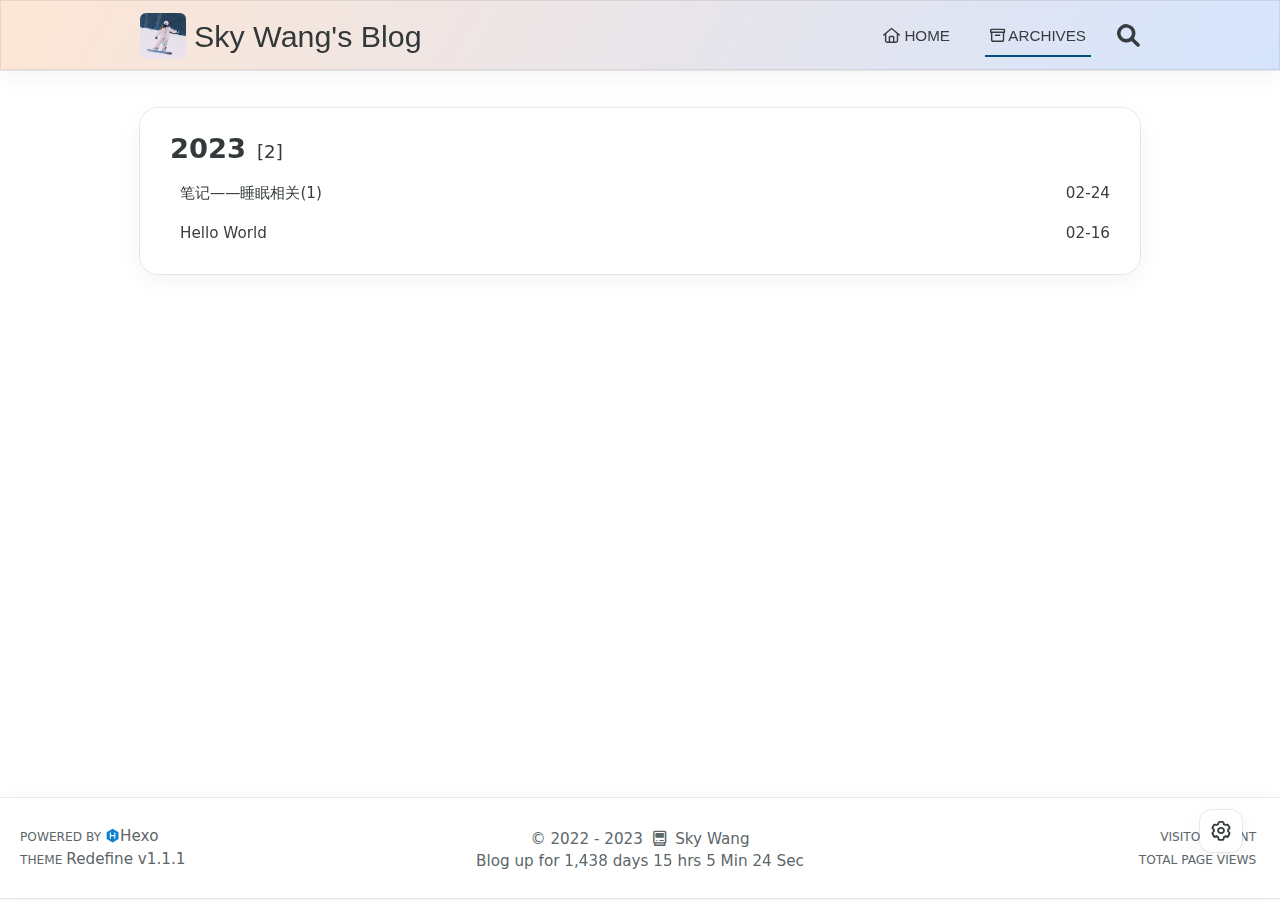
<file: archives/index.html>
<!DOCTYPE html>
<html lang="en">
<head>
    <meta charset="utf-8">
    <meta name="viewport" content="width=device-width, initial-scale=1">
    <meta name="keywords" content="Hexo Theme Redefine">
    <meta name="description" content="Hexo Theme Redefine">
    <meta name="author" content="Sky Wang">
    <link rel="apple-touch-icon" sizes="180x180" href="/images/apple-touch-icon-redefine.png">
    <!--- Seo Part-->
    
    <link rel="canonical" href="http://example.com/archives/"/>
    <meta name="robots" content="index,follow">
    <meta name="googlebot" content="index,follow">
    <meta name="revisit-after" content="1 days">
    <meta property="og:type" content="article">
    <meta property="og:title" content="Hexo">
    <meta property="og:description" content="Hexo Theme Redefine">
    <meta property="og:url" content="http://example.comarchives/index.html">
    <meta property="og:image" content="/images/avatar.png">
    <meta property="og:site_name" content="Sky Wang&#39;s Blog">
    <meta name="twitter:card" content="summary_large_image">
    <meta name="twitter:title" content="Hexo">
    <meta name="twitter:description" content="Hexo Theme Redefine">
    <meta name="twitter:image" content="/images/avatar.png">
    <!--- Icon Part-->
    <link rel="icon" type="image/png" href="/images/avatar.png" sizes="192x192">
    <link rel="apple-touch-icon" sizes="180x180" href="/images/avatar.png">
    <meta name="theme-color" content="#005080">
    <link rel="shortcut icon" href="/images/avatar.png">
    
    <title>
        
            Archive -
        
        Sky Wang&#39;s Blog
    </title>
    
<link rel="stylesheet" href="/css/style.css">

    
<link rel="stylesheet" href="/assets/fonts.css">

    
    
    
    <script id="hexo-configurations">
    let REDEFINE = window.REDEFINE || {};
    REDEFINE.hexo_config = {"hostname":"example.com","root":"/","language":"en","path":"search.xml"};
    REDEFINE.theme_config = {"toc":{"enable":true,"number":false,"expand_all":true,"init_open":true},"style":{"primary_color":"#005080","avatar":"/images/avatar.png","favicon":"/images/avatar.png","article_img_align":"center","right_side_width":"210px","content_max_width":"1000px","nav_color":{"left":"#f78736","right":"#367df7","transparency":35},"hover":{"shadow":true,"scale":false},"first_screen":{"enable":true,"background_image":{"light":"/images/homepage.png","dark":"/images/homepage.png"},"title_color":{"light":"#fff","dark":"#d1d1b6"},"description":"Sky Wang's Blog","custom_font":{"enable":false,"font_family":null,"font_url":null}},"scroll":{"progress_bar":{"enable":true},"percent":{"enable":false}}},"local_search":{"enable":true,"preload":true},"code_block":{"copy":true,"style":"mac"},"pjax":{"enable":true},"lazyload":{"enable":true},"version":"1.1.1","friend_links":{"columns":2}};
    REDEFINE.language_ago = {"second":"%s seconds ago","minute":"%s minutes ago","hour":"%s hours ago","day":"%s days ago","week":"%s weeks ago","month":"%s months ago","year":"%s years ago"};
  </script>
    
    
<link rel="stylesheet" href="/fontawesome/fontawesome.min.css">

    
<link rel="stylesheet" href="/fontawesome/brands.min.css">

    
<link rel="stylesheet" href="/fontawesome/solid.min.css">

    
<link rel="stylesheet" href="/fontawesome/regular.min.css">

    
    
    
<meta name="generator" content="Hexo 6.3.0"></head>


<body>
<div class="progress-bar-container">
    
        <span class="scroll-progress-bar"></span>
    

    
        <span class="pjax-progress-bar"></span>
        <span class="pjax-progress-icon">
            <i class="fa-solid fa-circle-notch fa-spin"></i>
        </span>
    
</div>


<main class="page-container">

    

    <div class="page-main-content">

        <div class="page-main-content-top">
            <header class="menu-wrapper">
    
    <div class="menu-content">
        <div class="left">
            
                <a class="logo-image" href="/">
                    <img src="/images/avatar.png">
                </a>
            
            <a class="logo-title" href="/">
                
                Sky Wang&#39;s Blog
                
            </a>
        </div>

        <div class="right">
            <!-- PC -->
            <div class="pc">
                <ul class="menu-list">
                    
                        
                            <li class="menu-item">
                                <!-- Menu -->
                                <a class="" 
                                    href="/"  >
                                    
                                        
                                            <i class="fa-regular fa-house"></i>
                                        
                                        HOME
                                    
                                </a>
                                <!-- Submenu -->
                                
                            </li>
                    
                        
                            <li class="menu-item">
                                <!-- Menu -->
                                <a class="active" 
                                    href="/archives"  >
                                    
                                        
                                            <i class="fa-regular fa-archive"></i>
                                        
                                        ARCHIVES
                                    
                                </a>
                                <!-- Submenu -->
                                
                            </li>
                    
                    
                        <li class="menu-item search search-popup-trigger">
                            <i class="fa-solid fa-magnifying-glass"></i>
                        </li>
                    
                </ul>
            </div>
            <!-- Mobile -->
            <div class="mobile">
                
                    <div class="icon-item search search-popup-trigger"><i class="fa-solid fa-magnifying-glass"></i></div>
                
                <div class="icon-item menu-bar">
                    <div class="menu-bar-middle"></div>
                </div>
            </div>
        </div>
    </div>

    <!-- Mobile drawer -->
    <div class="menu-drawer">
        <ul class="drawer-menu-list">
            
                
                    <li class="drawer-menu-item flex-center">
                        <a class="" 
                        href="/"  >
                             
                                
                                    <i class="fa-regular fa-house"></i>
                                
                                HOME
                            
                        </a>
                    </li>
                    <!-- Submenu -->
                    
            
                
                    <li class="drawer-menu-item flex-center">
                        <a class="active" 
                        href="/archives"  >
                             
                                
                                    <i class="fa-regular fa-archive"></i>
                                
                                ARCHIVES
                            
                        </a>
                    </li>
                    <!-- Submenu -->
                    
            

        </ul>
    </div>

    <div class="window-mask"></div>

</header>


        </div>

        <div class="page-main-content-middle">

            <div class="main-content">

                
                    <div class="fade-in-down-animation">
    <div class="archive-container ">
        
<div class="archive-list-container">
    
        <section class="archive-item">
            <div class="archive-item-header">
                <span class="archive-year">2023</span>
                <span class="archive-year-post-count">[2]</span>
            </div>
            <ul class="article-list">
                
                    <li class="article-item">
                        <a class="article-title"
                           href="/2023/02/24/%E7%AC%94%E8%AE%B0%E2%80%94%E2%80%94%E7%9D%A1%E7%9C%A0%E7%9B%B8%E5%85%B3-1/"
                        >笔记——睡眠相关(1)</a>
                        <span class="article-date">02-24</span>
                    </li>
                
                    <li class="article-item">
                        <a class="article-title"
                           href="/2023/02/16/hello-world/"
                        >Hello World</a>
                        <span class="article-date">02-16</span>
                    </li>
                
            </ul>
        </section>
    
</div>

    </div>
</div>

                

            </div>



        </div>

        <div class="page-main-content-bottom">
            <footer class="footer">
    <div class="info-container">
        <div class="copyright-info">
            &copy;
            
              <span>2022</span>
              -
            
            2023&nbsp;&nbsp;<i class="fa-regular fa-computer-classic"></i>&nbsp;&nbsp;<a href="/">Sky Wang</a>
        </div>
        
            <script async data-pjax src="//busuanzi.ibruce.info/busuanzi/2.3/busuanzi.pure.mini.js"></script>
            <div class="website-count info-item">
                
                    <span id="busuanzi_container_site_uv" class="busuanzi_container_site_uv">
                        VISITOR COUNT&nbsp;<span id="busuanzi_value_site_uv" class="busuanzi_value_site_uv"></span>
                    </span>
                
                
                    <span id="busuanzi_container_site_pv" class="busuanzi_container_site_pv">
                        TOTAL PAGE VIEWS&nbsp;<span id="busuanzi_value_site_pv" class="busuanzi_value_site_pv"></span>
                    </span>
                
            </div>
        
        <div class="theme-info info-item">
            <span class="powered-by-container">POWERED BY <?xml version="1.0" encoding="utf-8"?><!DOCTYPE svg PUBLIC "-//W3C//DTD SVG 1.1//EN" "http://www.w3.org/Graphics/SVG/1.1/DTD/svg11.dtd"><svg version="1.1" id="圖層_1" xmlns="http://www.w3.org/2000/svg" xmlns:xlink="http://www.w3.org/1999/xlink" x="0px" y="0px" width="1rem" height="1rem" viewBox="0 0 512 512" enable-background="new 0 0 512 512" xml:space="preserve"><path fill="#0E83CD" d="M256.4,25.8l-200,115.5L56,371.5l199.6,114.7l200-115.5l0.4-230.2L256.4,25.8z M349,354.6l-18.4,10.7l-18.6-11V275H200v79.6l-18.4,10.7l-18.6-11v-197l18.5-10.6l18.5,10.8V237h112v-79.6l18.5-10.6l18.5,10.8V354.6z"/></svg><a target="_blank" href="https://hexo.io">Hexo</a></span>
                <br> 
            <span class="theme-version-container">THEME&nbsp;<a class="theme-version" target="_blank" href="https://github.com/EvanNotFound/hexo-theme-redefine">Redefine v1.1.1</a>
        </div>
        
        
        
            <div id="start_time_div" style="display:none">
                2022/8/17 11:45:14
            </div>
            <div>
                Blog up for <span class="odometer" id="runtime_days" ></span> days <span class="odometer" id="runtime_hours"></span> hrs <span class="odometer" id="runtime_minutes"></span> Min <span class="odometer" id="runtime_seconds"></span> Sec
            </div>
        
        
        
            <script async data-pjax defer>
                function odometer_init(){
                        let el = document.getElementsByClassName('odometer');
                        for (i = 0; i < el.length; i++) {
                            od = new Odometer({
                                el: el[i],
                                format: '( ddd).dd',
                                duration: 200
                            });
                        }
                }
                odometer_init();
            </script>
        
        
        
    </div>  
</footer>
        </div>
    </div>

    

    <div class="right-bottom-side-tools">
        <div class="side-tools-container">
    <ul class="unfolded-tools-list">
        <li class="right-bottom-tools tool-font-adjust-plus flex-center">
            <i class="fa-regular fa-magnifying-glass-plus"></i>
        </li>

        <li class="right-bottom-tools tool-font-adjust-minus flex-center">
            <i class="fa-regular fa-magnifying-glass-minus"></i>
        </li>

        <li class="right-bottom-tools tool-expand-width flex-center">
            <i class="fa-regular fa-expand"></i>
        </li>

        <li class="right-bottom-tools tool-dark-light-toggle flex-center">
            <i class="fa-regular fa-moon"></i>
        </li>

        <!-- rss -->
        

        
            <li class="right-bottom-tools tool-scroll-to-top flex-center">
                <i class="fa-regular fa-arrow-up"></i>
            </li>
        

        <li class="right-bottom-tools tool-scroll-to-bottom flex-center">
            <i class="fa-regular fa-arrow-down"></i>
        </li>
    </ul>

    <ul class="folded-tools-list">
        <li class="right-bottom-tools tool-toggle-show flex-center">
            <i class="fa-regular fa-cog fa-spin"></i>
        </li>
        
    </ul>
</div>

    </div>

    <div class="image-viewer-container">
    <img src="">
</div>


    
        <div class="search-pop-overlay">
    <div class="popup search-popup">
        <div class="search-header">
          <span class="search-input-field-pre">
            <i class="fa-solid fa-keyboard"></i>
          </span>
            <div class="search-input-container">
                <input autocomplete="off"
                       autocorrect="off"
                       autocapitalize="off"
                       placeholder="Search..."
                       spellcheck="false"
                       type="search"
                       class="search-input"
                >
            </div>
            <span class="popup-btn-close">
                <i class="fa-solid fa-times"></i>
            </span>
        </div>
        <div id="search-result">
            <div id="no-result">
                <i class="fa-solid fa-spinner fa-spin-pulse fa-5x fa-fw"></i>
            </div>
        </div>
    </div>
</div>

    


</main>




<script src="/js/utils.js"></script>

<script src="/js/main.js"></script>

<script src="/js/layouts/menu-shrink.js"></script>

<script src="/js/tools/go-top-bottom.js"></script>

<script src="/js/tools/dark-light-toggle.js"></script>



    
<script src="/js/tools/local-search.js"></script>




    
<script src="/js/tools/code-block.js"></script>




    
<script src="/js/layouts/lazyload.js"></script>




    
<script src="/js/tools/runtime.js"></script>

    
<script src="/js/layouts/odometer.min.js"></script>

    
<link rel="stylesheet" href="/assets/odometer-theme-minimal.css">



<div class="post-scripts pjax">
    
    
</div>


    
<script src="/js/libs/pjax.min.js"></script>

<script>
    window.addEventListener('DOMContentLoaded', () => {
        window.pjax = new Pjax({
            selectors: [
                'head title',
                '.page-container',
                '.pjax'
            ],
            history: true,
            debug: false,
            cacheBust: false,
            timeout: 0,
            analytics: false,
            currentUrlFullReload: false,
            scrollRestoration: false,
            // scrollTo: true,
        });

        document.addEventListener('pjax:send', () => {
            REDEFINE.utils.pjaxProgressBarStart();
        });

        document.addEventListener('pjax:complete', () => {
            REDEFINE.utils.pjaxProgressBarEnd();
            window.pjax.executeScripts(document.querySelectorAll('script[data-pjax], .pjax script'));
            REDEFINE.refresh();
        });
    });
</script>



</body>
</html>
</file>
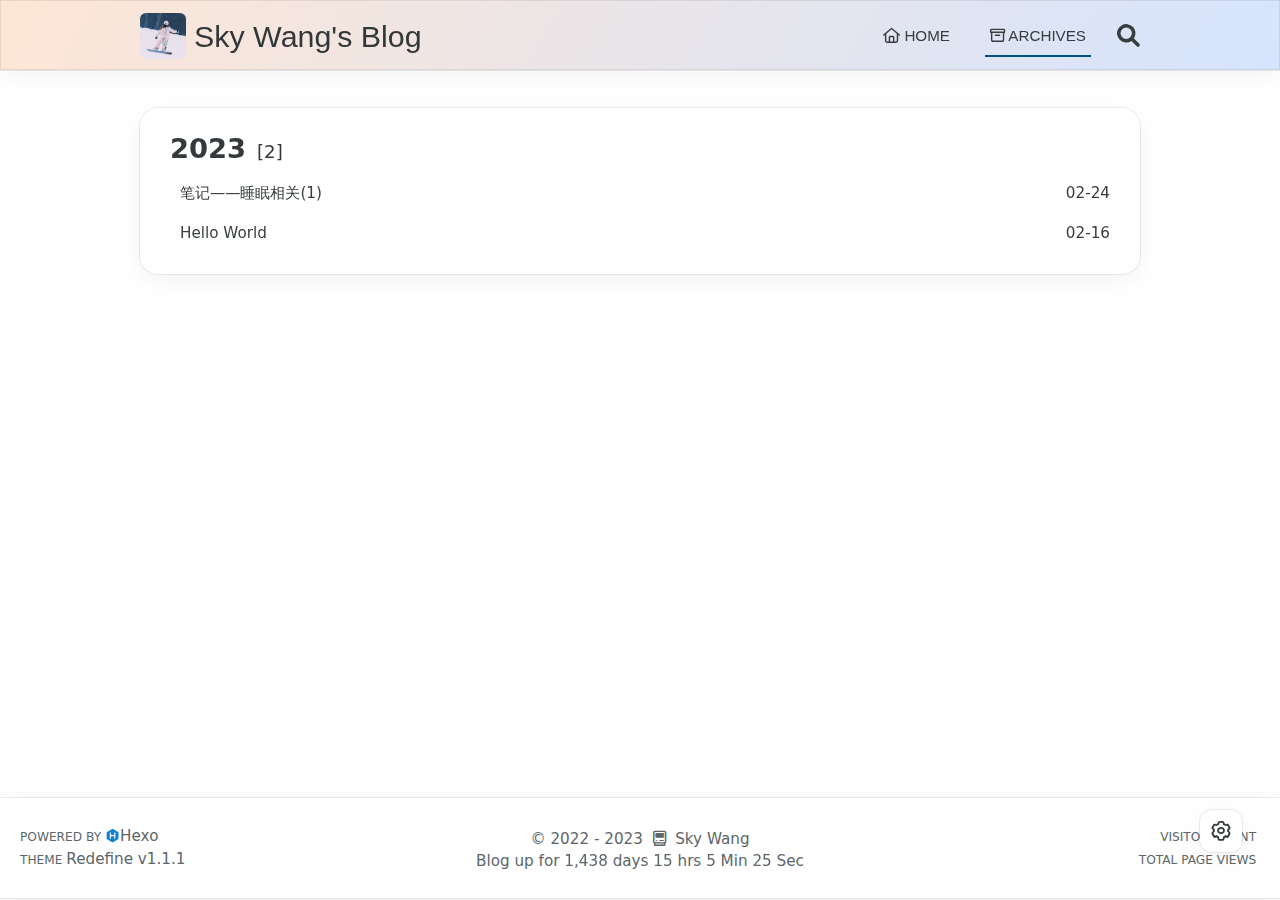
<file: archives/2023/index.html>
<!DOCTYPE html>
<html lang="en">
<head>
    <meta charset="utf-8">
    <meta name="viewport" content="width=device-width, initial-scale=1">
    <meta name="keywords" content="Hexo Theme Redefine">
    <meta name="description" content="Hexo Theme Redefine">
    <meta name="author" content="Sky Wang">
    <link rel="apple-touch-icon" sizes="180x180" href="/images/apple-touch-icon-redefine.png">
    <!--- Seo Part-->
    
    <link rel="canonical" href="http://example.com/archives/2023/"/>
    <meta name="robots" content="index,follow">
    <meta name="googlebot" content="index,follow">
    <meta name="revisit-after" content="1 days">
    <meta property="og:type" content="article">
    <meta property="og:title" content="Hexo">
    <meta property="og:description" content="Hexo Theme Redefine">
    <meta property="og:url" content="http://example.comarchives/2023/index.html">
    <meta property="og:image" content="/images/avatar.png">
    <meta property="og:site_name" content="Sky Wang&#39;s Blog">
    <meta name="twitter:card" content="summary_large_image">
    <meta name="twitter:title" content="Hexo">
    <meta name="twitter:description" content="Hexo Theme Redefine">
    <meta name="twitter:image" content="/images/avatar.png">
    <!--- Icon Part-->
    <link rel="icon" type="image/png" href="/images/avatar.png" sizes="192x192">
    <link rel="apple-touch-icon" sizes="180x180" href="/images/avatar.png">
    <meta name="theme-color" content="#005080">
    <link rel="shortcut icon" href="/images/avatar.png">
    
    <title>
        
            Archive: 2023 -
        
        Sky Wang&#39;s Blog
    </title>
    
<link rel="stylesheet" href="/css/style.css">

    
<link rel="stylesheet" href="/assets/fonts.css">

    
    
    
    <script id="hexo-configurations">
    let REDEFINE = window.REDEFINE || {};
    REDEFINE.hexo_config = {"hostname":"example.com","root":"/","language":"en","path":"search.xml"};
    REDEFINE.theme_config = {"toc":{"enable":true,"number":false,"expand_all":true,"init_open":true},"style":{"primary_color":"#005080","avatar":"/images/avatar.png","favicon":"/images/avatar.png","article_img_align":"center","right_side_width":"210px","content_max_width":"1000px","nav_color":{"left":"#f78736","right":"#367df7","transparency":35},"hover":{"shadow":true,"scale":false},"first_screen":{"enable":true,"background_image":{"light":"/images/homepage.png","dark":"/images/homepage.png"},"title_color":{"light":"#fff","dark":"#d1d1b6"},"description":"Sky Wang's Blog","custom_font":{"enable":false,"font_family":null,"font_url":null}},"scroll":{"progress_bar":{"enable":true},"percent":{"enable":false}}},"local_search":{"enable":true,"preload":true},"code_block":{"copy":true,"style":"mac"},"pjax":{"enable":true},"lazyload":{"enable":true},"version":"1.1.1","friend_links":{"columns":2}};
    REDEFINE.language_ago = {"second":"%s seconds ago","minute":"%s minutes ago","hour":"%s hours ago","day":"%s days ago","week":"%s weeks ago","month":"%s months ago","year":"%s years ago"};
  </script>
    
    
<link rel="stylesheet" href="/fontawesome/fontawesome.min.css">

    
<link rel="stylesheet" href="/fontawesome/brands.min.css">

    
<link rel="stylesheet" href="/fontawesome/solid.min.css">

    
<link rel="stylesheet" href="/fontawesome/regular.min.css">

    
    
    
<meta name="generator" content="Hexo 6.3.0"></head>


<body>
<div class="progress-bar-container">
    
        <span class="scroll-progress-bar"></span>
    

    
        <span class="pjax-progress-bar"></span>
        <span class="pjax-progress-icon">
            <i class="fa-solid fa-circle-notch fa-spin"></i>
        </span>
    
</div>


<main class="page-container">

    

    <div class="page-main-content">

        <div class="page-main-content-top">
            <header class="menu-wrapper">
    
    <div class="menu-content">
        <div class="left">
            
                <a class="logo-image" href="/">
                    <img src="/images/avatar.png">
                </a>
            
            <a class="logo-title" href="/">
                
                Sky Wang&#39;s Blog
                
            </a>
        </div>

        <div class="right">
            <!-- PC -->
            <div class="pc">
                <ul class="menu-list">
                    
                        
                            <li class="menu-item">
                                <!-- Menu -->
                                <a class="" 
                                    href="/"  >
                                    
                                        
                                            <i class="fa-regular fa-house"></i>
                                        
                                        HOME
                                    
                                </a>
                                <!-- Submenu -->
                                
                            </li>
                    
                        
                            <li class="menu-item">
                                <!-- Menu -->
                                <a class="active" 
                                    href="/archives"  >
                                    
                                        
                                            <i class="fa-regular fa-archive"></i>
                                        
                                        ARCHIVES
                                    
                                </a>
                                <!-- Submenu -->
                                
                            </li>
                    
                    
                        <li class="menu-item search search-popup-trigger">
                            <i class="fa-solid fa-magnifying-glass"></i>
                        </li>
                    
                </ul>
            </div>
            <!-- Mobile -->
            <div class="mobile">
                
                    <div class="icon-item search search-popup-trigger"><i class="fa-solid fa-magnifying-glass"></i></div>
                
                <div class="icon-item menu-bar">
                    <div class="menu-bar-middle"></div>
                </div>
            </div>
        </div>
    </div>

    <!-- Mobile drawer -->
    <div class="menu-drawer">
        <ul class="drawer-menu-list">
            
                
                    <li class="drawer-menu-item flex-center">
                        <a class="" 
                        href="/"  >
                             
                                
                                    <i class="fa-regular fa-house"></i>
                                
                                HOME
                            
                        </a>
                    </li>
                    <!-- Submenu -->
                    
            
                
                    <li class="drawer-menu-item flex-center">
                        <a class="active" 
                        href="/archives"  >
                             
                                
                                    <i class="fa-regular fa-archive"></i>
                                
                                ARCHIVES
                            
                        </a>
                    </li>
                    <!-- Submenu -->
                    
            

        </ul>
    </div>

    <div class="window-mask"></div>

</header>


        </div>

        <div class="page-main-content-middle">

            <div class="main-content">

                
                    <div class="fade-in-down-animation">
    <div class="archive-container ">
        
<div class="archive-list-container">
    
        <section class="archive-item">
            <div class="archive-item-header">
                <span class="archive-year">2023</span>
                <span class="archive-year-post-count">[2]</span>
            </div>
            <ul class="article-list">
                
                    <li class="article-item">
                        <a class="article-title"
                           href="/2023/02/24/%E7%AC%94%E8%AE%B0%E2%80%94%E2%80%94%E7%9D%A1%E7%9C%A0%E7%9B%B8%E5%85%B3-1/"
                        >笔记——睡眠相关(1)</a>
                        <span class="article-date">02-24</span>
                    </li>
                
                    <li class="article-item">
                        <a class="article-title"
                           href="/2023/02/16/hello-world/"
                        >Hello World</a>
                        <span class="article-date">02-16</span>
                    </li>
                
            </ul>
        </section>
    
</div>

    </div>
</div>

                

            </div>



        </div>

        <div class="page-main-content-bottom">
            <footer class="footer">
    <div class="info-container">
        <div class="copyright-info">
            &copy;
            
              <span>2022</span>
              -
            
            2023&nbsp;&nbsp;<i class="fa-regular fa-computer-classic"></i>&nbsp;&nbsp;<a href="/">Sky Wang</a>
        </div>
        
            <script async data-pjax src="//busuanzi.ibruce.info/busuanzi/2.3/busuanzi.pure.mini.js"></script>
            <div class="website-count info-item">
                
                    <span id="busuanzi_container_site_uv" class="busuanzi_container_site_uv">
                        VISITOR COUNT&nbsp;<span id="busuanzi_value_site_uv" class="busuanzi_value_site_uv"></span>
                    </span>
                
                
                    <span id="busuanzi_container_site_pv" class="busuanzi_container_site_pv">
                        TOTAL PAGE VIEWS&nbsp;<span id="busuanzi_value_site_pv" class="busuanzi_value_site_pv"></span>
                    </span>
                
            </div>
        
        <div class="theme-info info-item">
            <span class="powered-by-container">POWERED BY <?xml version="1.0" encoding="utf-8"?><!DOCTYPE svg PUBLIC "-//W3C//DTD SVG 1.1//EN" "http://www.w3.org/Graphics/SVG/1.1/DTD/svg11.dtd"><svg version="1.1" id="圖層_1" xmlns="http://www.w3.org/2000/svg" xmlns:xlink="http://www.w3.org/1999/xlink" x="0px" y="0px" width="1rem" height="1rem" viewBox="0 0 512 512" enable-background="new 0 0 512 512" xml:space="preserve"><path fill="#0E83CD" d="M256.4,25.8l-200,115.5L56,371.5l199.6,114.7l200-115.5l0.4-230.2L256.4,25.8z M349,354.6l-18.4,10.7l-18.6-11V275H200v79.6l-18.4,10.7l-18.6-11v-197l18.5-10.6l18.5,10.8V237h112v-79.6l18.5-10.6l18.5,10.8V354.6z"/></svg><a target="_blank" href="https://hexo.io">Hexo</a></span>
                <br> 
            <span class="theme-version-container">THEME&nbsp;<a class="theme-version" target="_blank" href="https://github.com/EvanNotFound/hexo-theme-redefine">Redefine v1.1.1</a>
        </div>
        
        
        
            <div id="start_time_div" style="display:none">
                2022/8/17 11:45:14
            </div>
            <div>
                Blog up for <span class="odometer" id="runtime_days" ></span> days <span class="odometer" id="runtime_hours"></span> hrs <span class="odometer" id="runtime_minutes"></span> Min <span class="odometer" id="runtime_seconds"></span> Sec
            </div>
        
        
        
            <script async data-pjax defer>
                function odometer_init(){
                        let el = document.getElementsByClassName('odometer');
                        for (i = 0; i < el.length; i++) {
                            od = new Odometer({
                                el: el[i],
                                format: '( ddd).dd',
                                duration: 200
                            });
                        }
                }
                odometer_init();
            </script>
        
        
        
    </div>  
</footer>
        </div>
    </div>

    

    <div class="right-bottom-side-tools">
        <div class="side-tools-container">
    <ul class="unfolded-tools-list">
        <li class="right-bottom-tools tool-font-adjust-plus flex-center">
            <i class="fa-regular fa-magnifying-glass-plus"></i>
        </li>

        <li class="right-bottom-tools tool-font-adjust-minus flex-center">
            <i class="fa-regular fa-magnifying-glass-minus"></i>
        </li>

        <li class="right-bottom-tools tool-expand-width flex-center">
            <i class="fa-regular fa-expand"></i>
        </li>

        <li class="right-bottom-tools tool-dark-light-toggle flex-center">
            <i class="fa-regular fa-moon"></i>
        </li>

        <!-- rss -->
        

        
            <li class="right-bottom-tools tool-scroll-to-top flex-center">
                <i class="fa-regular fa-arrow-up"></i>
            </li>
        

        <li class="right-bottom-tools tool-scroll-to-bottom flex-center">
            <i class="fa-regular fa-arrow-down"></i>
        </li>
    </ul>

    <ul class="folded-tools-list">
        <li class="right-bottom-tools tool-toggle-show flex-center">
            <i class="fa-regular fa-cog fa-spin"></i>
        </li>
        
    </ul>
</div>

    </div>

    <div class="image-viewer-container">
    <img src="">
</div>


    
        <div class="search-pop-overlay">
    <div class="popup search-popup">
        <div class="search-header">
          <span class="search-input-field-pre">
            <i class="fa-solid fa-keyboard"></i>
          </span>
            <div class="search-input-container">
                <input autocomplete="off"
                       autocorrect="off"
                       autocapitalize="off"
                       placeholder="Search..."
                       spellcheck="false"
                       type="search"
                       class="search-input"
                >
            </div>
            <span class="popup-btn-close">
                <i class="fa-solid fa-times"></i>
            </span>
        </div>
        <div id="search-result">
            <div id="no-result">
                <i class="fa-solid fa-spinner fa-spin-pulse fa-5x fa-fw"></i>
            </div>
        </div>
    </div>
</div>

    


</main>




<script src="/js/utils.js"></script>

<script src="/js/main.js"></script>

<script src="/js/layouts/menu-shrink.js"></script>

<script src="/js/tools/go-top-bottom.js"></script>

<script src="/js/tools/dark-light-toggle.js"></script>



    
<script src="/js/tools/local-search.js"></script>




    
<script src="/js/tools/code-block.js"></script>




    
<script src="/js/layouts/lazyload.js"></script>




    
<script src="/js/tools/runtime.js"></script>

    
<script src="/js/layouts/odometer.min.js"></script>

    
<link rel="stylesheet" href="/assets/odometer-theme-minimal.css">



<div class="post-scripts pjax">
    
    
</div>


    
<script src="/js/libs/pjax.min.js"></script>

<script>
    window.addEventListener('DOMContentLoaded', () => {
        window.pjax = new Pjax({
            selectors: [
                'head title',
                '.page-container',
                '.pjax'
            ],
            history: true,
            debug: false,
            cacheBust: false,
            timeout: 0,
            analytics: false,
            currentUrlFullReload: false,
            scrollRestoration: false,
            // scrollTo: true,
        });

        document.addEventListener('pjax:send', () => {
            REDEFINE.utils.pjaxProgressBarStart();
        });

        document.addEventListener('pjax:complete', () => {
            REDEFINE.utils.pjaxProgressBarEnd();
            window.pjax.executeScripts(document.querySelectorAll('script[data-pjax], .pjax script'));
            REDEFINE.refresh();
        });
    });
</script>



</body>
</html>
</file>
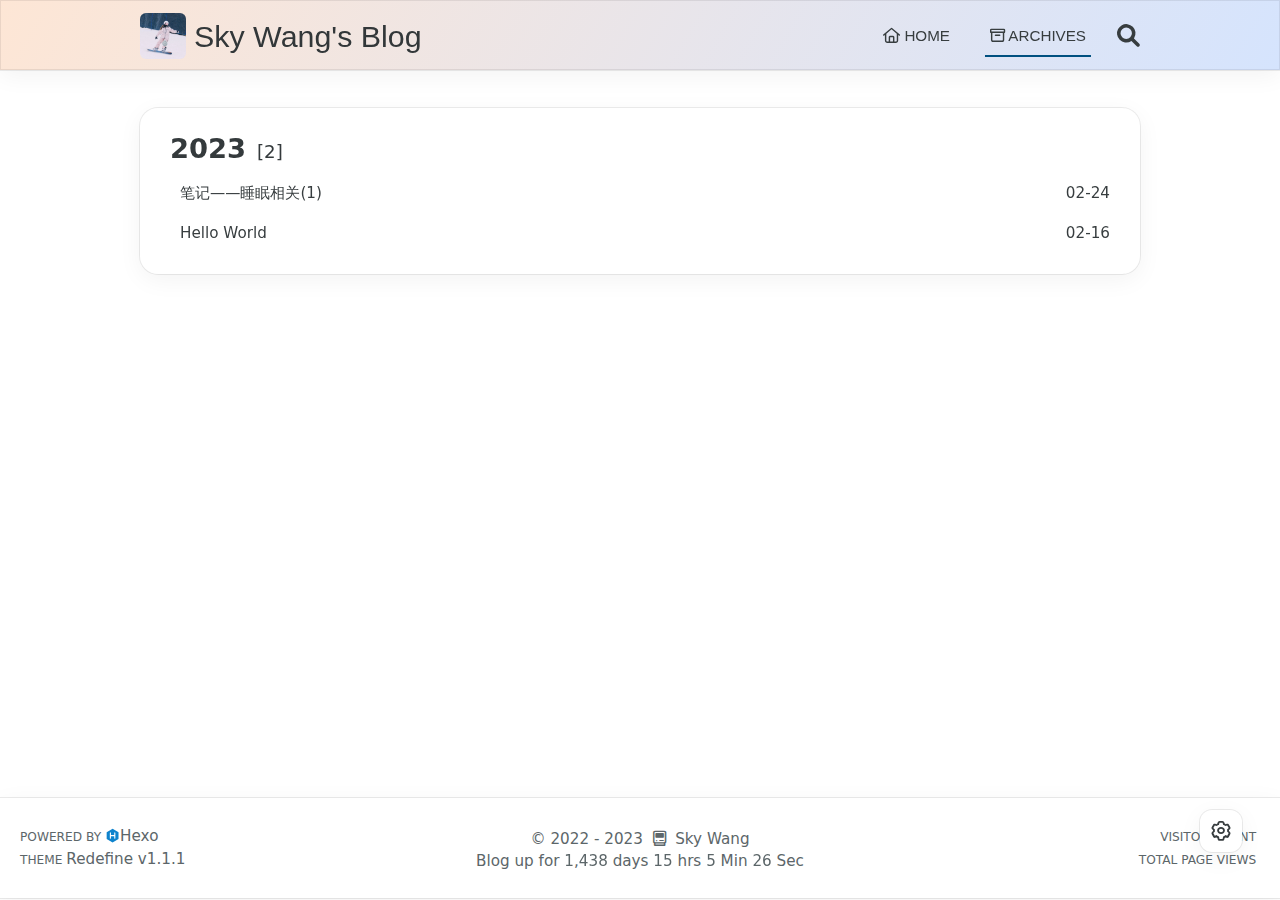
<file: archives/2023/02/index.html>
<!DOCTYPE html>
<html lang="en">
<head>
    <meta charset="utf-8">
    <meta name="viewport" content="width=device-width, initial-scale=1">
    <meta name="keywords" content="Hexo Theme Redefine">
    <meta name="description" content="Hexo Theme Redefine">
    <meta name="author" content="Sky Wang">
    <link rel="apple-touch-icon" sizes="180x180" href="/images/apple-touch-icon-redefine.png">
    <!--- Seo Part-->
    
    <link rel="canonical" href="http://example.com/archives/2023/02/"/>
    <meta name="robots" content="index,follow">
    <meta name="googlebot" content="index,follow">
    <meta name="revisit-after" content="1 days">
    <meta property="og:type" content="article">
    <meta property="og:title" content="Hexo">
    <meta property="og:description" content="Hexo Theme Redefine">
    <meta property="og:url" content="http://example.comarchives/2023/02/index.html">
    <meta property="og:image" content="/images/avatar.png">
    <meta property="og:site_name" content="Sky Wang&#39;s Blog">
    <meta name="twitter:card" content="summary_large_image">
    <meta name="twitter:title" content="Hexo">
    <meta name="twitter:description" content="Hexo Theme Redefine">
    <meta name="twitter:image" content="/images/avatar.png">
    <!--- Icon Part-->
    <link rel="icon" type="image/png" href="/images/avatar.png" sizes="192x192">
    <link rel="apple-touch-icon" sizes="180x180" href="/images/avatar.png">
    <meta name="theme-color" content="#005080">
    <link rel="shortcut icon" href="/images/avatar.png">
    
    <title>
        
            Archive: 2023/2 -
        
        Sky Wang&#39;s Blog
    </title>
    
<link rel="stylesheet" href="/css/style.css">

    
<link rel="stylesheet" href="/assets/fonts.css">

    
    
    
    <script id="hexo-configurations">
    let REDEFINE = window.REDEFINE || {};
    REDEFINE.hexo_config = {"hostname":"example.com","root":"/","language":"en","path":"search.xml"};
    REDEFINE.theme_config = {"toc":{"enable":true,"number":false,"expand_all":true,"init_open":true},"style":{"primary_color":"#005080","avatar":"/images/avatar.png","favicon":"/images/avatar.png","article_img_align":"center","right_side_width":"210px","content_max_width":"1000px","nav_color":{"left":"#f78736","right":"#367df7","transparency":35},"hover":{"shadow":true,"scale":false},"first_screen":{"enable":true,"background_image":{"light":"/images/homepage.png","dark":"/images/homepage.png"},"title_color":{"light":"#fff","dark":"#d1d1b6"},"description":"Sky Wang's Blog","custom_font":{"enable":false,"font_family":null,"font_url":null}},"scroll":{"progress_bar":{"enable":true},"percent":{"enable":false}}},"local_search":{"enable":true,"preload":true},"code_block":{"copy":true,"style":"mac"},"pjax":{"enable":true},"lazyload":{"enable":true},"version":"1.1.1","friend_links":{"columns":2}};
    REDEFINE.language_ago = {"second":"%s seconds ago","minute":"%s minutes ago","hour":"%s hours ago","day":"%s days ago","week":"%s weeks ago","month":"%s months ago","year":"%s years ago"};
  </script>
    
    
<link rel="stylesheet" href="/fontawesome/fontawesome.min.css">

    
<link rel="stylesheet" href="/fontawesome/brands.min.css">

    
<link rel="stylesheet" href="/fontawesome/solid.min.css">

    
<link rel="stylesheet" href="/fontawesome/regular.min.css">

    
    
    
<meta name="generator" content="Hexo 6.3.0"></head>


<body>
<div class="progress-bar-container">
    
        <span class="scroll-progress-bar"></span>
    

    
        <span class="pjax-progress-bar"></span>
        <span class="pjax-progress-icon">
            <i class="fa-solid fa-circle-notch fa-spin"></i>
        </span>
    
</div>


<main class="page-container">

    

    <div class="page-main-content">

        <div class="page-main-content-top">
            <header class="menu-wrapper">
    
    <div class="menu-content">
        <div class="left">
            
                <a class="logo-image" href="/">
                    <img src="/images/avatar.png">
                </a>
            
            <a class="logo-title" href="/">
                
                Sky Wang&#39;s Blog
                
            </a>
        </div>

        <div class="right">
            <!-- PC -->
            <div class="pc">
                <ul class="menu-list">
                    
                        
                            <li class="menu-item">
                                <!-- Menu -->
                                <a class="" 
                                    href="/"  >
                                    
                                        
                                            <i class="fa-regular fa-house"></i>
                                        
                                        HOME
                                    
                                </a>
                                <!-- Submenu -->
                                
                            </li>
                    
                        
                            <li class="menu-item">
                                <!-- Menu -->
                                <a class="active" 
                                    href="/archives"  >
                                    
                                        
                                            <i class="fa-regular fa-archive"></i>
                                        
                                        ARCHIVES
                                    
                                </a>
                                <!-- Submenu -->
                                
                            </li>
                    
                    
                        <li class="menu-item search search-popup-trigger">
                            <i class="fa-solid fa-magnifying-glass"></i>
                        </li>
                    
                </ul>
            </div>
            <!-- Mobile -->
            <div class="mobile">
                
                    <div class="icon-item search search-popup-trigger"><i class="fa-solid fa-magnifying-glass"></i></div>
                
                <div class="icon-item menu-bar">
                    <div class="menu-bar-middle"></div>
                </div>
            </div>
        </div>
    </div>

    <!-- Mobile drawer -->
    <div class="menu-drawer">
        <ul class="drawer-menu-list">
            
                
                    <li class="drawer-menu-item flex-center">
                        <a class="" 
                        href="/"  >
                             
                                
                                    <i class="fa-regular fa-house"></i>
                                
                                HOME
                            
                        </a>
                    </li>
                    <!-- Submenu -->
                    
            
                
                    <li class="drawer-menu-item flex-center">
                        <a class="active" 
                        href="/archives"  >
                             
                                
                                    <i class="fa-regular fa-archive"></i>
                                
                                ARCHIVES
                            
                        </a>
                    </li>
                    <!-- Submenu -->
                    
            

        </ul>
    </div>

    <div class="window-mask"></div>

</header>


        </div>

        <div class="page-main-content-middle">

            <div class="main-content">

                
                    <div class="fade-in-down-animation">
    <div class="archive-container ">
        
<div class="archive-list-container">
    
        <section class="archive-item">
            <div class="archive-item-header">
                <span class="archive-year">2023</span>
                <span class="archive-year-post-count">[2]</span>
            </div>
            <ul class="article-list">
                
                    <li class="article-item">
                        <a class="article-title"
                           href="/2023/02/24/%E7%AC%94%E8%AE%B0%E2%80%94%E2%80%94%E7%9D%A1%E7%9C%A0%E7%9B%B8%E5%85%B3-1/"
                        >笔记——睡眠相关(1)</a>
                        <span class="article-date">02-24</span>
                    </li>
                
                    <li class="article-item">
                        <a class="article-title"
                           href="/2023/02/16/hello-world/"
                        >Hello World</a>
                        <span class="article-date">02-16</span>
                    </li>
                
            </ul>
        </section>
    
</div>

    </div>
</div>

                

            </div>



        </div>

        <div class="page-main-content-bottom">
            <footer class="footer">
    <div class="info-container">
        <div class="copyright-info">
            &copy;
            
              <span>2022</span>
              -
            
            2023&nbsp;&nbsp;<i class="fa-regular fa-computer-classic"></i>&nbsp;&nbsp;<a href="/">Sky Wang</a>
        </div>
        
            <script async data-pjax src="//busuanzi.ibruce.info/busuanzi/2.3/busuanzi.pure.mini.js"></script>
            <div class="website-count info-item">
                
                    <span id="busuanzi_container_site_uv" class="busuanzi_container_site_uv">
                        VISITOR COUNT&nbsp;<span id="busuanzi_value_site_uv" class="busuanzi_value_site_uv"></span>
                    </span>
                
                
                    <span id="busuanzi_container_site_pv" class="busuanzi_container_site_pv">
                        TOTAL PAGE VIEWS&nbsp;<span id="busuanzi_value_site_pv" class="busuanzi_value_site_pv"></span>
                    </span>
                
            </div>
        
        <div class="theme-info info-item">
            <span class="powered-by-container">POWERED BY <?xml version="1.0" encoding="utf-8"?><!DOCTYPE svg PUBLIC "-//W3C//DTD SVG 1.1//EN" "http://www.w3.org/Graphics/SVG/1.1/DTD/svg11.dtd"><svg version="1.1" id="圖層_1" xmlns="http://www.w3.org/2000/svg" xmlns:xlink="http://www.w3.org/1999/xlink" x="0px" y="0px" width="1rem" height="1rem" viewBox="0 0 512 512" enable-background="new 0 0 512 512" xml:space="preserve"><path fill="#0E83CD" d="M256.4,25.8l-200,115.5L56,371.5l199.6,114.7l200-115.5l0.4-230.2L256.4,25.8z M349,354.6l-18.4,10.7l-18.6-11V275H200v79.6l-18.4,10.7l-18.6-11v-197l18.5-10.6l18.5,10.8V237h112v-79.6l18.5-10.6l18.5,10.8V354.6z"/></svg><a target="_blank" href="https://hexo.io">Hexo</a></span>
                <br> 
            <span class="theme-version-container">THEME&nbsp;<a class="theme-version" target="_blank" href="https://github.com/EvanNotFound/hexo-theme-redefine">Redefine v1.1.1</a>
        </div>
        
        
        
            <div id="start_time_div" style="display:none">
                2022/8/17 11:45:14
            </div>
            <div>
                Blog up for <span class="odometer" id="runtime_days" ></span> days <span class="odometer" id="runtime_hours"></span> hrs <span class="odometer" id="runtime_minutes"></span> Min <span class="odometer" id="runtime_seconds"></span> Sec
            </div>
        
        
        
            <script async data-pjax defer>
                function odometer_init(){
                        let el = document.getElementsByClassName('odometer');
                        for (i = 0; i < el.length; i++) {
                            od = new Odometer({
                                el: el[i],
                                format: '( ddd).dd',
                                duration: 200
                            });
                        }
                }
                odometer_init();
            </script>
        
        
        
    </div>  
</footer>
        </div>
    </div>

    

    <div class="right-bottom-side-tools">
        <div class="side-tools-container">
    <ul class="unfolded-tools-list">
        <li class="right-bottom-tools tool-font-adjust-plus flex-center">
            <i class="fa-regular fa-magnifying-glass-plus"></i>
        </li>

        <li class="right-bottom-tools tool-font-adjust-minus flex-center">
            <i class="fa-regular fa-magnifying-glass-minus"></i>
        </li>

        <li class="right-bottom-tools tool-expand-width flex-center">
            <i class="fa-regular fa-expand"></i>
        </li>

        <li class="right-bottom-tools tool-dark-light-toggle flex-center">
            <i class="fa-regular fa-moon"></i>
        </li>

        <!-- rss -->
        

        
            <li class="right-bottom-tools tool-scroll-to-top flex-center">
                <i class="fa-regular fa-arrow-up"></i>
            </li>
        

        <li class="right-bottom-tools tool-scroll-to-bottom flex-center">
            <i class="fa-regular fa-arrow-down"></i>
        </li>
    </ul>

    <ul class="folded-tools-list">
        <li class="right-bottom-tools tool-toggle-show flex-center">
            <i class="fa-regular fa-cog fa-spin"></i>
        </li>
        
    </ul>
</div>

    </div>

    <div class="image-viewer-container">
    <img src="">
</div>


    
        <div class="search-pop-overlay">
    <div class="popup search-popup">
        <div class="search-header">
          <span class="search-input-field-pre">
            <i class="fa-solid fa-keyboard"></i>
          </span>
            <div class="search-input-container">
                <input autocomplete="off"
                       autocorrect="off"
                       autocapitalize="off"
                       placeholder="Search..."
                       spellcheck="false"
                       type="search"
                       class="search-input"
                >
            </div>
            <span class="popup-btn-close">
                <i class="fa-solid fa-times"></i>
            </span>
        </div>
        <div id="search-result">
            <div id="no-result">
                <i class="fa-solid fa-spinner fa-spin-pulse fa-5x fa-fw"></i>
            </div>
        </div>
    </div>
</div>

    


</main>




<script src="/js/utils.js"></script>

<script src="/js/main.js"></script>

<script src="/js/layouts/menu-shrink.js"></script>

<script src="/js/tools/go-top-bottom.js"></script>

<script src="/js/tools/dark-light-toggle.js"></script>



    
<script src="/js/tools/local-search.js"></script>




    
<script src="/js/tools/code-block.js"></script>




    
<script src="/js/layouts/lazyload.js"></script>




    
<script src="/js/tools/runtime.js"></script>

    
<script src="/js/layouts/odometer.min.js"></script>

    
<link rel="stylesheet" href="/assets/odometer-theme-minimal.css">



<div class="post-scripts pjax">
    
    
</div>


    
<script src="/js/libs/pjax.min.js"></script>

<script>
    window.addEventListener('DOMContentLoaded', () => {
        window.pjax = new Pjax({
            selectors: [
                'head title',
                '.page-container',
                '.pjax'
            ],
            history: true,
            debug: false,
            cacheBust: false,
            timeout: 0,
            analytics: false,
            currentUrlFullReload: false,
            scrollRestoration: false,
            // scrollTo: true,
        });

        document.addEventListener('pjax:send', () => {
            REDEFINE.utils.pjaxProgressBarStart();
        });

        document.addEventListener('pjax:complete', () => {
            REDEFINE.utils.pjaxProgressBarEnd();
            window.pjax.executeScripts(document.querySelectorAll('script[data-pjax], .pjax script'));
            REDEFINE.refresh();
        });
    });
</script>



</body>
</html>
</file>
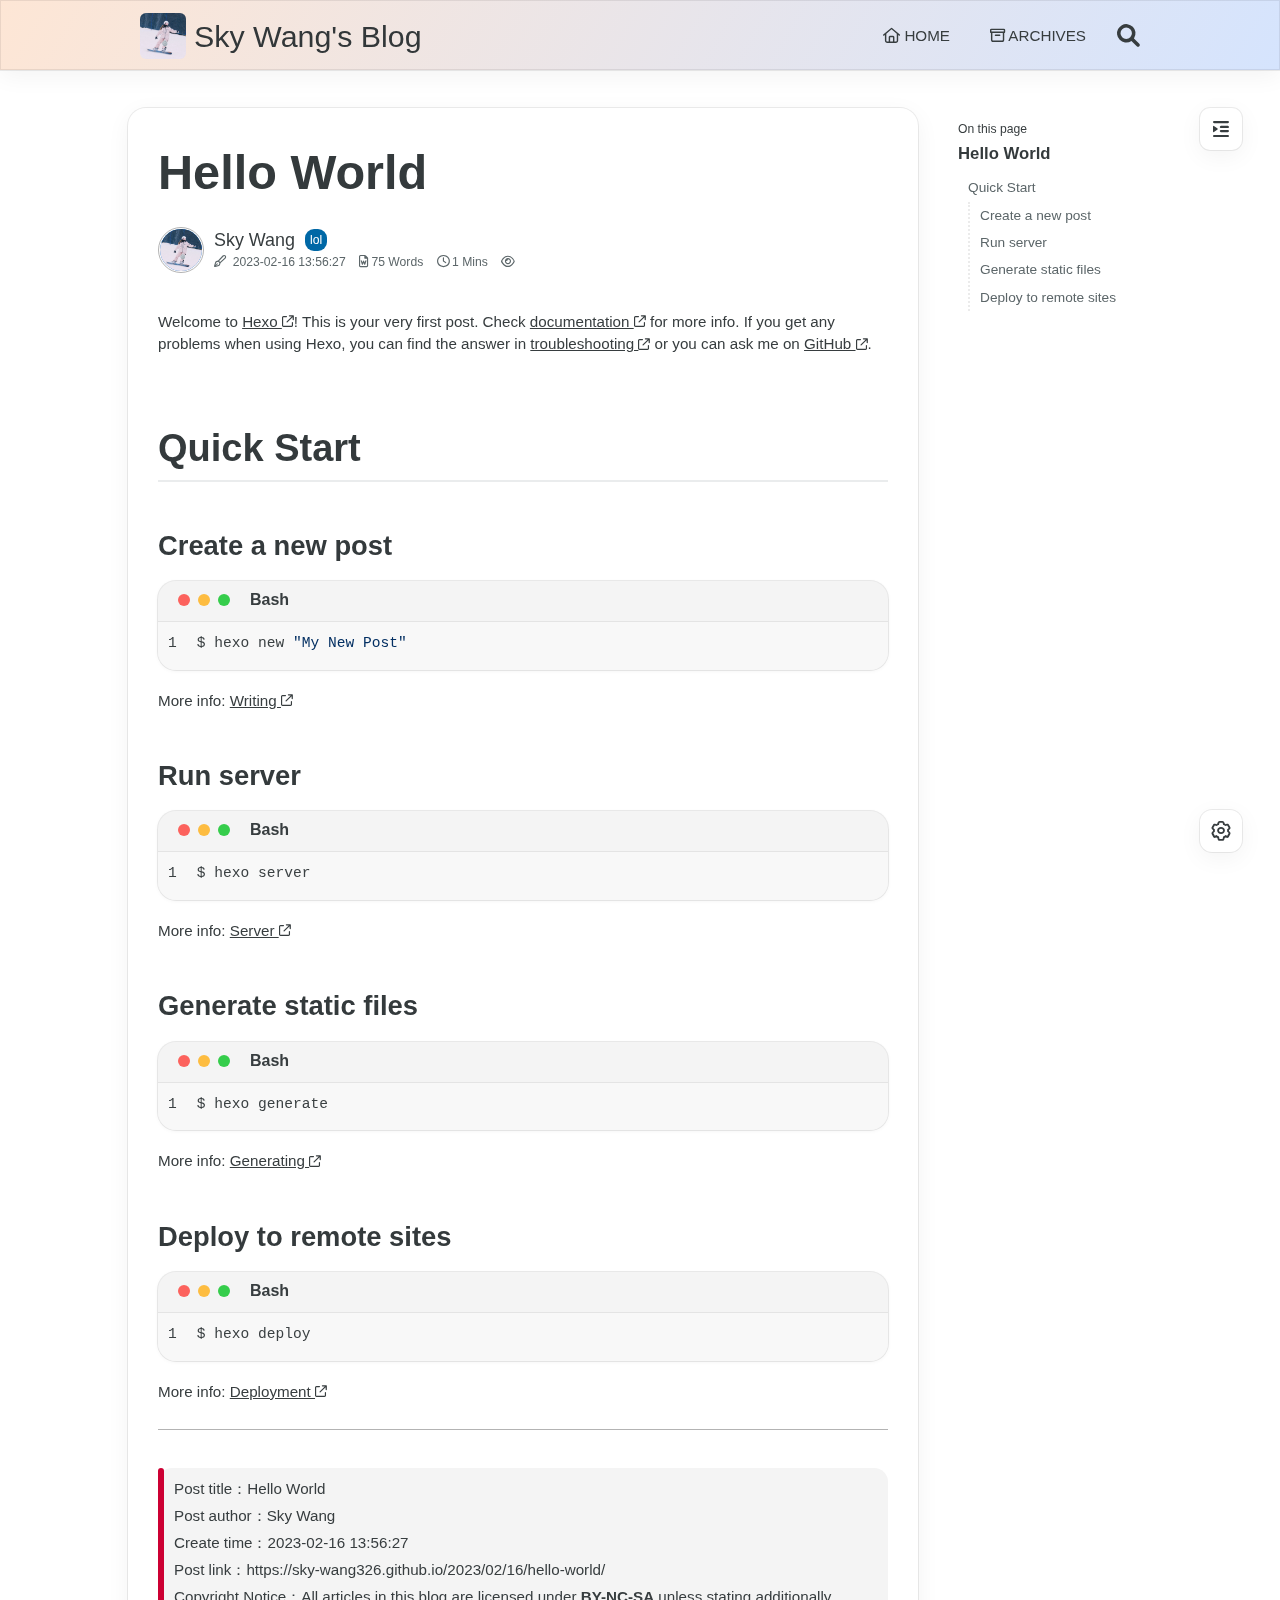
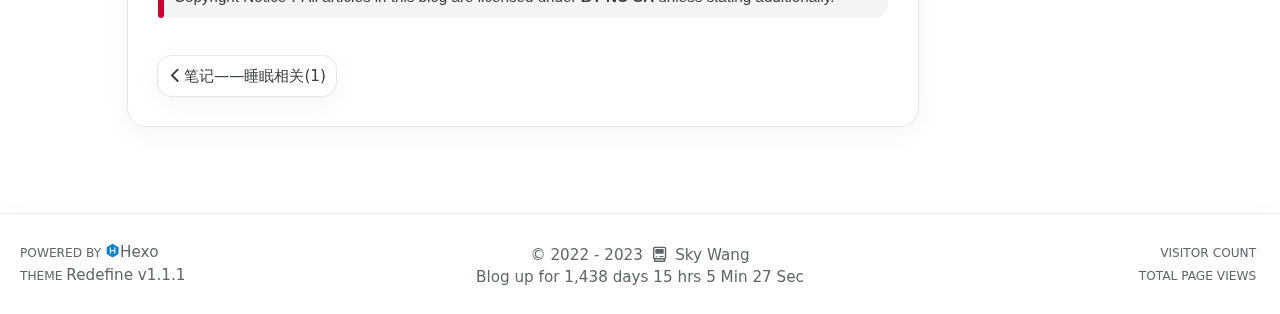
<file: 2023/02/16/hello-world/index.html>
<!DOCTYPE html>
<html lang="en">
<head>
    <meta charset="utf-8">
    <meta name="viewport" content="width=device-width, initial-scale=1">
    <meta name="keywords" content="Hexo Theme Redefine">
    <meta name="description" content="Hexo Theme Redefine">
    <meta name="author" content="Sky Wang">
    <link rel="apple-touch-icon" sizes="180x180" href="/images/apple-touch-icon-redefine.png">
    <!--- Seo Part-->
    
    <link rel="canonical" href="http://example.com/2023/02/16/hello-world/"/>
    <meta name="robots" content="index,follow">
    <meta name="googlebot" content="index,follow">
    <meta name="revisit-after" content="1 days">
    <meta property="og:type" content="article">
    <meta property="og:title" content="Hello World">
    <meta property="og:description" content="Hexo Theme Redefine">
    <meta property="og:url" content="http://example.com2023/02/16/hello-world/">
    <meta property="og:image" content="/images/avatar.png">
    <meta property="og:site_name" content="Sky Wang&#39;s Blog">
    <meta name="twitter:card" content="summary_large_image">
    <meta name="twitter:title" content="Hello World">
    <meta name="twitter:description" content="Hexo Theme Redefine">
    <meta name="twitter:image" content="/images/avatar.png">
    <!--- Icon Part-->
    <link rel="icon" type="image/png" href="/images/avatar.png" sizes="192x192">
    <link rel="apple-touch-icon" sizes="180x180" href="/images/avatar.png">
    <meta name="theme-color" content="#005080">
    <link rel="shortcut icon" href="/images/avatar.png">
    
    <title>
        
            Hello World -
        
        Sky Wang&#39;s Blog
    </title>
    
<link rel="stylesheet" href="/css/style.css">

    
<link rel="stylesheet" href="/assets/fonts.css">

    
    
    
    <script id="hexo-configurations">
    let REDEFINE = window.REDEFINE || {};
    REDEFINE.hexo_config = {"hostname":"example.com","root":"/","language":"en","path":"search.xml"};
    REDEFINE.theme_config = {"toc":{"enable":true,"number":false,"expand_all":true,"init_open":true},"style":{"primary_color":"#005080","avatar":"/images/avatar.png","favicon":"/images/avatar.png","article_img_align":"center","right_side_width":"210px","content_max_width":"1000px","nav_color":{"left":"#f78736","right":"#367df7","transparency":35},"hover":{"shadow":true,"scale":false},"first_screen":{"enable":true,"background_image":{"light":"/images/homepage.png","dark":"/images/homepage.png"},"title_color":{"light":"#fff","dark":"#d1d1b6"},"description":"Sky Wang's Blog","custom_font":{"enable":false,"font_family":null,"font_url":null}},"scroll":{"progress_bar":{"enable":true},"percent":{"enable":false}}},"local_search":{"enable":true,"preload":true},"code_block":{"copy":true,"style":"mac"},"pjax":{"enable":true},"lazyload":{"enable":true},"version":"1.1.1","friend_links":{"columns":2}};
    REDEFINE.language_ago = {"second":"%s seconds ago","minute":"%s minutes ago","hour":"%s hours ago","day":"%s days ago","week":"%s weeks ago","month":"%s months ago","year":"%s years ago"};
  </script>
    
    
<link rel="stylesheet" href="/fontawesome/fontawesome.min.css">

    
<link rel="stylesheet" href="/fontawesome/brands.min.css">

    
<link rel="stylesheet" href="/fontawesome/solid.min.css">

    
<link rel="stylesheet" href="/fontawesome/regular.min.css">

    
    
    
<meta name="generator" content="Hexo 6.3.0"></head>


<body>
<div class="progress-bar-container">
    
        <span class="scroll-progress-bar"></span>
    

    
        <span class="pjax-progress-bar"></span>
        <span class="pjax-progress-icon">
            <i class="fa-solid fa-circle-notch fa-spin"></i>
        </span>
    
</div>


<main class="page-container">

    

    <div class="page-main-content">

        <div class="page-main-content-top">
            <header class="menu-wrapper">
    
    <div class="menu-content">
        <div class="left">
            
                <a class="logo-image" href="/">
                    <img src="/images/avatar.png">
                </a>
            
            <a class="logo-title" href="/">
                
                Sky Wang&#39;s Blog
                
            </a>
        </div>

        <div class="right">
            <!-- PC -->
            <div class="pc">
                <ul class="menu-list">
                    
                        
                            <li class="menu-item">
                                <!-- Menu -->
                                <a class="" 
                                    href="/"  >
                                    
                                        
                                            <i class="fa-regular fa-house"></i>
                                        
                                        HOME
                                    
                                </a>
                                <!-- Submenu -->
                                
                            </li>
                    
                        
                            <li class="menu-item">
                                <!-- Menu -->
                                <a class="" 
                                    href="/archives"  >
                                    
                                        
                                            <i class="fa-regular fa-archive"></i>
                                        
                                        ARCHIVES
                                    
                                </a>
                                <!-- Submenu -->
                                
                            </li>
                    
                    
                        <li class="menu-item search search-popup-trigger">
                            <i class="fa-solid fa-magnifying-glass"></i>
                        </li>
                    
                </ul>
            </div>
            <!-- Mobile -->
            <div class="mobile">
                
                    <div class="icon-item search search-popup-trigger"><i class="fa-solid fa-magnifying-glass"></i></div>
                
                <div class="icon-item menu-bar">
                    <div class="menu-bar-middle"></div>
                </div>
            </div>
        </div>
    </div>

    <!-- Mobile drawer -->
    <div class="menu-drawer">
        <ul class="drawer-menu-list">
            
                
                    <li class="drawer-menu-item flex-center">
                        <a class="" 
                        href="/"  >
                             
                                
                                    <i class="fa-regular fa-house"></i>
                                
                                HOME
                            
                        </a>
                    </li>
                    <!-- Submenu -->
                    
            
                
                    <li class="drawer-menu-item flex-center">
                        <a class="" 
                        href="/archives"  >
                             
                                
                                    <i class="fa-regular fa-archive"></i>
                                
                                ARCHIVES
                            
                        </a>
                    </li>
                    <!-- Submenu -->
                    
            

        </ul>
    </div>

    <div class="window-mask"></div>

</header>


        </div>

        <div class="page-main-content-middle">

            <div class="main-content">

                
                    <div class="fade-in-down-animation">
    <div class="post-page-container">
        <div class="article-content-container">

            
            
                <div class="article-title">
                    <h1 class="article-title-regular">Hello World</h1>
                </div>
            
                
            

            
                <div class="article-header">
                    <div class="avatar">
                        <img src="/images/avatar.png">
                    </div>
                    <div class="info">
                        <div class="author">
                            <span class="name">Sky Wang</span>
                            
                                <span class="author-label">lol</span>
                            
                        </div>
                        <div class="meta-info">
                            <div class="article-meta-info">
    <span class="article-date article-meta-item">
        <i class="fa-regular fa-pen-fancy"></i>&nbsp;
        <span class="pc">2023-02-16 13:56:27</span>
        <span class="mobile">2023-02-16 13:56</span>
    </span>
    
    

    
    
        <span class="article-wordcount article-meta-item">
            <i class="fa-regular fa-file-word"></i>&nbsp;<span>75 Words</span>
        </span>
    
    
        <span class="article-min2read article-meta-item">
            <i class="fa-regular fa-clock"></i>&nbsp;<span>1 Mins</span>
        </span>
    
    
        <span class="article-pv article-meta-item">
            <i class="fa-regular fa-eye"></i>&nbsp;<span id="busuanzi_value_page_pv"></span>
        </span>
    
</div>

                        </div>
                    </div>
                </div>
            

            <div class="article-content markdown-body">
                <p>Welcome to <a class="link"   target="_blank" rel="noopener" href="https://hexo.io/" >Hexo <i class="fa-regular fa-arrow-up-right-from-square fa-sm"></i></a>! This is your very first post. Check <a class="link"   target="_blank" rel="noopener" href="https://hexo.io/docs/" >documentation <i class="fa-regular fa-arrow-up-right-from-square fa-sm"></i></a> for more info. If you get any problems when using Hexo, you can find the answer in <a class="link"   target="_blank" rel="noopener" href="https://hexo.io/docs/troubleshooting.html" >troubleshooting <i class="fa-regular fa-arrow-up-right-from-square fa-sm"></i></a> or you can ask me on <a class="link"   target="_blank" rel="noopener" href="https://github.com/hexojs/hexo/issues" >GitHub <i class="fa-regular fa-arrow-up-right-from-square fa-sm"></i></a>.</p>
<h2 id="Quick-Start"><a href="#Quick-Start" class="headerlink" title="Quick Start"></a>Quick Start</h2><h3 id="Create-a-new-post"><a href="#Create-a-new-post" class="headerlink" title="Create a new post"></a>Create a new post</h3><div class="highlight-container" data-rel="Bash"><figure class="iseeu highlight bash"><table><tr><td class="gutter"><pre><span class="line">1</span><br></pre></td><td class="code"><pre><span class="line">$ hexo new <span class="string">&quot;My New Post&quot;</span></span><br></pre></td></tr></table></figure></div>

<p>More info: <a class="link"   target="_blank" rel="noopener" href="https://hexo.io/docs/writing.html" >Writing <i class="fa-regular fa-arrow-up-right-from-square fa-sm"></i></a></p>
<h3 id="Run-server"><a href="#Run-server" class="headerlink" title="Run server"></a>Run server</h3><div class="highlight-container" data-rel="Bash"><figure class="iseeu highlight bash"><table><tr><td class="gutter"><pre><span class="line">1</span><br></pre></td><td class="code"><pre><span class="line">$ hexo server</span><br></pre></td></tr></table></figure></div>

<p>More info: <a class="link"   target="_blank" rel="noopener" href="https://hexo.io/docs/server.html" >Server <i class="fa-regular fa-arrow-up-right-from-square fa-sm"></i></a></p>
<h3 id="Generate-static-files"><a href="#Generate-static-files" class="headerlink" title="Generate static files"></a>Generate static files</h3><div class="highlight-container" data-rel="Bash"><figure class="iseeu highlight bash"><table><tr><td class="gutter"><pre><span class="line">1</span><br></pre></td><td class="code"><pre><span class="line">$ hexo generate</span><br></pre></td></tr></table></figure></div>

<p>More info: <a class="link"   target="_blank" rel="noopener" href="https://hexo.io/docs/generating.html" >Generating <i class="fa-regular fa-arrow-up-right-from-square fa-sm"></i></a></p>
<h3 id="Deploy-to-remote-sites"><a href="#Deploy-to-remote-sites" class="headerlink" title="Deploy to remote sites"></a>Deploy to remote sites</h3><div class="highlight-container" data-rel="Bash"><figure class="iseeu highlight bash"><table><tr><td class="gutter"><pre><span class="line">1</span><br></pre></td><td class="code"><pre><span class="line">$ hexo deploy</span><br></pre></td></tr></table></figure></div>

<p>More info: <a class="link"   target="_blank" rel="noopener" href="https://hexo.io/docs/one-command-deployment.html" >Deployment <i class="fa-regular fa-arrow-up-right-from-square fa-sm"></i></a></p>

            </div>

            
                <div class="post-copyright-info">
                    <div class="article-copyright-info-container">
    <ul>
        <li>Post title：Hello World</li>
        <li>Post author：Sky Wang</li>
        <li>Create time：2023-02-16 13:56:27</li>
        <li>
            Post link：https://sky-wang326.github.io/2023/02/16/hello-world/
        </li>
        <li>
            Copyright Notice：All articles in this blog are licensed under <a class="license" target="_blank" rel="noopener" href="https://creativecommons.org/licenses/by-nc-sa/4.0/deed.zh">BY-NC-SA</a> unless stating additionally.
        </li>
    </ul>
</div>

                </div>
            

            

            

            
                <div class="article-nav">
                    
                        <div class="article-prev">
                            <a class="prev"
                            rel="prev"
                            href="/2023/02/24/%E7%AC%94%E8%AE%B0%E2%80%94%E2%80%94%E7%9D%A1%E7%9C%A0%E7%9B%B8%E5%85%B3-1/"
                            >
                                <span class="left arrow-icon flex-center">
                                    <i class="fa-solid fa-chevron-left"></i>
                                </span>
                                <span class="title flex-center">
                                    <span class="post-nav-title-item">笔记——睡眠相关(1)</span>
                                    <span class="post-nav-item">Prev posts</span>
                                </span>
                            </a>
                        </div>
                    
                    
                </div>
            


            
        </div>

        
            <div class="toc-content-container">
                <div class="post-toc-wrap">
    <div class="post-toc">
        <div class="toc-title">On this page</div>
        <div class="page-title">Hello World</div>
        <ol class="nav"><li class="nav-item nav-level-2"><a class="nav-link" href="#Quick-Start"><span class="nav-text">Quick Start</span></a><ol class="nav-child"><li class="nav-item nav-level-3"><a class="nav-link" href="#Create-a-new-post"><span class="nav-text">Create a new post</span></a></li><li class="nav-item nav-level-3"><a class="nav-link" href="#Run-server"><span class="nav-text">Run server</span></a></li><li class="nav-item nav-level-3"><a class="nav-link" href="#Generate-static-files"><span class="nav-text">Generate static files</span></a></li><li class="nav-item nav-level-3"><a class="nav-link" href="#Deploy-to-remote-sites"><span class="nav-text">Deploy to remote sites</span></a></li></ol></li></ol>

    </div>
</div>
            </div>
        
    </div>
</div>


                

            </div>



        </div>

        <div class="page-main-content-bottom">
            <footer class="footer">
    <div class="info-container">
        <div class="copyright-info">
            &copy;
            
              <span>2022</span>
              -
            
            2023&nbsp;&nbsp;<i class="fa-regular fa-computer-classic"></i>&nbsp;&nbsp;<a href="/">Sky Wang</a>
        </div>
        
            <script async data-pjax src="//busuanzi.ibruce.info/busuanzi/2.3/busuanzi.pure.mini.js"></script>
            <div class="website-count info-item">
                
                    <span id="busuanzi_container_site_uv" class="busuanzi_container_site_uv">
                        VISITOR COUNT&nbsp;<span id="busuanzi_value_site_uv" class="busuanzi_value_site_uv"></span>
                    </span>
                
                
                    <span id="busuanzi_container_site_pv" class="busuanzi_container_site_pv">
                        TOTAL PAGE VIEWS&nbsp;<span id="busuanzi_value_site_pv" class="busuanzi_value_site_pv"></span>
                    </span>
                
            </div>
        
        <div class="theme-info info-item">
            <span class="powered-by-container">POWERED BY <?xml version="1.0" encoding="utf-8"?><!DOCTYPE svg PUBLIC "-//W3C//DTD SVG 1.1//EN" "http://www.w3.org/Graphics/SVG/1.1/DTD/svg11.dtd"><svg version="1.1" id="圖層_1" xmlns="http://www.w3.org/2000/svg" xmlns:xlink="http://www.w3.org/1999/xlink" x="0px" y="0px" width="1rem" height="1rem" viewBox="0 0 512 512" enable-background="new 0 0 512 512" xml:space="preserve"><path fill="#0E83CD" d="M256.4,25.8l-200,115.5L56,371.5l199.6,114.7l200-115.5l0.4-230.2L256.4,25.8z M349,354.6l-18.4,10.7l-18.6-11V275H200v79.6l-18.4,10.7l-18.6-11v-197l18.5-10.6l18.5,10.8V237h112v-79.6l18.5-10.6l18.5,10.8V354.6z"/></svg><a target="_blank" href="https://hexo.io">Hexo</a></span>
                <br> 
            <span class="theme-version-container">THEME&nbsp;<a class="theme-version" target="_blank" href="https://github.com/EvanNotFound/hexo-theme-redefine">Redefine v1.1.1</a>
        </div>
        
        
        
            <div id="start_time_div" style="display:none">
                2022/8/17 11:45:14
            </div>
            <div>
                Blog up for <span class="odometer" id="runtime_days" ></span> days <span class="odometer" id="runtime_hours"></span> hrs <span class="odometer" id="runtime_minutes"></span> Min <span class="odometer" id="runtime_seconds"></span> Sec
            </div>
        
        
        
            <script async data-pjax defer>
                function odometer_init(){
                        let el = document.getElementsByClassName('odometer');
                        for (i = 0; i < el.length; i++) {
                            od = new Odometer({
                                el: el[i],
                                format: '( ddd).dd',
                                duration: 200
                            });
                        }
                }
                odometer_init();
            </script>
        
        
        
    </div>  
</footer>
        </div>
    </div>

    
        <div class="post-tools">
            <div class="post-tools-container">
    <ul class="tools-list">
        <!-- TOC aside toggle -->
        
            <li class="right-bottom-tools page-aside-toggle">
                <i class="fa-regular fa-outdent"></i>
            </li>
        

        <!-- go comment -->
        
    </ul>
</div>

        </div>
    

    <div class="right-bottom-side-tools">
        <div class="side-tools-container">
    <ul class="unfolded-tools-list">
        <li class="right-bottom-tools tool-font-adjust-plus flex-center">
            <i class="fa-regular fa-magnifying-glass-plus"></i>
        </li>

        <li class="right-bottom-tools tool-font-adjust-minus flex-center">
            <i class="fa-regular fa-magnifying-glass-minus"></i>
        </li>

        <li class="right-bottom-tools tool-expand-width flex-center">
            <i class="fa-regular fa-expand"></i>
        </li>

        <li class="right-bottom-tools tool-dark-light-toggle flex-center">
            <i class="fa-regular fa-moon"></i>
        </li>

        <!-- rss -->
        

        
            <li class="right-bottom-tools tool-scroll-to-top flex-center">
                <i class="fa-regular fa-arrow-up"></i>
            </li>
        

        <li class="right-bottom-tools tool-scroll-to-bottom flex-center">
            <i class="fa-regular fa-arrow-down"></i>
        </li>
    </ul>

    <ul class="folded-tools-list">
        <li class="right-bottom-tools tool-toggle-show flex-center">
            <i class="fa-regular fa-cog fa-spin"></i>
        </li>
        
    </ul>
</div>

    </div>

    <div class="image-viewer-container">
    <img src="">
</div>


    
        <div class="search-pop-overlay">
    <div class="popup search-popup">
        <div class="search-header">
          <span class="search-input-field-pre">
            <i class="fa-solid fa-keyboard"></i>
          </span>
            <div class="search-input-container">
                <input autocomplete="off"
                       autocorrect="off"
                       autocapitalize="off"
                       placeholder="Search..."
                       spellcheck="false"
                       type="search"
                       class="search-input"
                >
            </div>
            <span class="popup-btn-close">
                <i class="fa-solid fa-times"></i>
            </span>
        </div>
        <div id="search-result">
            <div id="no-result">
                <i class="fa-solid fa-spinner fa-spin-pulse fa-5x fa-fw"></i>
            </div>
        </div>
    </div>
</div>

    


</main>




<script src="/js/utils.js"></script>

<script src="/js/main.js"></script>

<script src="/js/layouts/menu-shrink.js"></script>

<script src="/js/tools/go-top-bottom.js"></script>

<script src="/js/tools/dark-light-toggle.js"></script>



    
<script src="/js/tools/local-search.js"></script>




    
<script src="/js/tools/code-block.js"></script>




    
<script src="/js/layouts/lazyload.js"></script>




    
<script src="/js/tools/runtime.js"></script>

    
<script src="/js/layouts/odometer.min.js"></script>

    
<link rel="stylesheet" href="/assets/odometer-theme-minimal.css">



<div class="post-scripts pjax">
    
        
<script src="/js/tools/toc-toggle.js"></script>

<script src="/js/libs/anime.min.js"></script>

<script src="/js/layouts/toc.js"></script>

<script src="/js/plugins/tabs.js"></script>

    
    
</div>


    
<script src="/js/libs/pjax.min.js"></script>

<script>
    window.addEventListener('DOMContentLoaded', () => {
        window.pjax = new Pjax({
            selectors: [
                'head title',
                '.page-container',
                '.pjax'
            ],
            history: true,
            debug: false,
            cacheBust: false,
            timeout: 0,
            analytics: false,
            currentUrlFullReload: false,
            scrollRestoration: false,
            // scrollTo: true,
        });

        document.addEventListener('pjax:send', () => {
            REDEFINE.utils.pjaxProgressBarStart();
        });

        document.addEventListener('pjax:complete', () => {
            REDEFINE.utils.pjaxProgressBarEnd();
            window.pjax.executeScripts(document.querySelectorAll('script[data-pjax], .pjax script'));
            REDEFINE.refresh();
        });
    });
</script>



</body>
</html>
</file>
<file: css/style.css>
:root {
  --background-color: #fff;
  --background-color-transparent: rgba(255,255,255,0.6);
  --second-background-color: #fafafa;
  --third-background-color: #f4f4f4;
  --primary-color: #005080;
  --first-text-color: #323739;
  --second-text-color: #343a3c;
  --third-text-color: #5c6669;
  --fourth-text-color: #eaeced;
  --default-text-color: #373d3f;
  --border-color: #b3b3b3;
  --selection-color: #0068a6;
  --shadow-color-1: rgba(0,0,0,0.08);
  --shadow-color-2: rgba(0,0,0,0.05);
  --shadow-hover-color: rgba(0,0,0,0.28);
  --scrollbar-color: #c1c1c1;
  --scrollbar-color-hover: #a1a1a1;
  --scroll-bar-bg-color: #fafafa;
  --link-color: #323739;
  --copyright-info-color: #c03;
  --avatar-background-color: #06c;
  --pjax-progress-bar-color: linear-gradient(45deg, #f10006, #ef5b00, #e59c01, #19ca05, #00cab5, #0264c8, #c303c3);
  --note-blue-title-bg: #d6f7fb;
  --note-red-title-bg: #fde9e9;
  --note-cyan-title-bg: #e9fdf9;
  --note-green-title-bg: #e9fde9;
  --note-yellow-title-bg: #fdf9e9;
  --note-gray-title-bg: #f9f9f9;
  --note-type-title-bg: #fdf3e9;
  --note-black-title-bg: #e9e9e9;
  --note-purple-title-bg: #f9e9fd;
  --first-screen-text-color: #fff;
  --first-screen-icons-container-border-color: rgba(255,255,255,0.35);
  --first-screen-icons-container-background-color: rgba(255,255,255,0.3);
  --redefine-box-shadow: var(--shadow-color-2) 0px 6px 24px 0px, var(--shadow-color-1) 0px 0px 0px 1px;
  --redefine-box-shadow-hover: var(--shadow-color-2) 0px 6px 24px 0px, var(--shadow-color-1) 0px 0px 0px 1px, var(--shadow-color-1) 0px 0px 0px 1px inset;
  --redefine-box-shadow-flat: var(--shadow-color-2) 0px 1px 4px 0px, var(--shadow-color-1) 0px 0px 0px 1px;
  --redefine-box-shadow-flat-hover: var(--shadow-color-2) 0px 1px 4px 0px, var(--shadow-color-1) 0px 0px 0px 1px, var(--shadow-color-1) 0px 0px 0px 1px inset;
  --mermaid-theme: '';
}
@media (prefers-color-scheme: light) {
  :root {
    --background-color: #fff;
    --background-color-transparent: rgba(255,255,255,0.6);
    --second-background-color: #fafafa;
    --third-background-color: #f4f4f4;
    --primary-color: #005080;
    --first-text-color: #323739;
    --second-text-color: #343a3c;
    --third-text-color: #5c6669;
    --fourth-text-color: #eaeced;
    --default-text-color: #373d3f;
    --border-color: #b3b3b3;
    --selection-color: #0068a6;
    --shadow-color-1: rgba(0,0,0,0.08);
    --shadow-color-2: rgba(0,0,0,0.05);
    --shadow-hover-color: rgba(0,0,0,0.28);
    --scrollbar-color: #c1c1c1;
    --scrollbar-color-hover: #a1a1a1;
    --scroll-bar-bg-color: #fafafa;
    --link-color: #323739;
    --copyright-info-color: #c03;
    --avatar-background-color: #06c;
    --pjax-progress-bar-color: linear-gradient(45deg, #f10006, #ef5b00, #e59c01, #19ca05, #00cab5, #0264c8, #c303c3);
    --note-blue-title-bg: #d6f7fb;
    --note-red-title-bg: #fde9e9;
    --note-cyan-title-bg: #e9fdf9;
    --note-green-title-bg: #e9fde9;
    --note-yellow-title-bg: #fdf9e9;
    --note-gray-title-bg: #f9f9f9;
    --note-type-title-bg: #fdf3e9;
    --note-black-title-bg: #e9e9e9;
    --note-purple-title-bg: #f9e9fd;
    --first-screen-text-color: #fff;
    --first-screen-icons-container-border-color: rgba(255,255,255,0.35);
    --first-screen-icons-container-background-color: rgba(255,255,255,0.3);
    --redefine-box-shadow: var(--shadow-color-2) 0px 6px 24px 0px, var(--shadow-color-1) 0px 0px 0px 1px;
    --redefine-box-shadow-hover: var(--shadow-color-2) 0px 6px 24px 0px, var(--shadow-color-1) 0px 0px 0px 1px, var(--shadow-color-1) 0px 0px 0px 1px inset;
    --redefine-box-shadow-flat: var(--shadow-color-2) 0px 1px 4px 0px, var(--shadow-color-1) 0px 0px 0px 1px;
    --redefine-box-shadow-flat-hover: var(--shadow-color-2) 0px 1px 4px 0px, var(--shadow-color-1) 0px 0px 0px 1px, var(--shadow-color-1) 0px 0px 0px 1px inset;
    --mermaid-theme: '';
  }
}
@media (prefers-color-scheme: dark) {
  :root {
    --background-color: #202124;
    --background-color-transparent: rgba(32,33,36,0.4);
    --second-background-color: #242529;
    --third-background-color: #292b2f;
    --primary-color: #005080;
    --first-text-color: #d2d2d7;
    --second-text-color: #cbcbd1;
    --third-text-color: #9595a2;
    --fourth-text-color: #242429;
    --default-text-color: #bebec6;
    --border-color: #4a4c53;
    --selection-color: #0068a6;
    --shadow-color-1: rgba(255,255,255,0.08);
    --shadow-color-2: rgba(255,255,255,0.05);
    --shadow-hover-color: rgba(69,69,69,0.28);
    --scrollbar-color: #898989;
    --scrollbar-color-hover: #a1a1a1;
    --scroll-bar-bg-color: #2a2c30;
    --link-color: #c5c5cc;
    --copyright-info-color: #a30029;
    --avatar-background-color: #005cb8;
    --pjax-progress-bar-color: linear-gradient(45deg, #ea404a, #ea722f, #e9a71f, #67e559, #18ecec, #1b85f1, #ee1dee);
    --note-blue-title-bg: #1e3e46;
    --note-red-title-bg: #4e1e1e;
    --note-cyan-title-bg: #1e4e4e;
    --note-green-title-bg: #1e4e1e;
    --note-yellow-title-bg: #4e4e1e;
    --note-gray-title-bg: #4e4e4e;
    --note-type-title-bg: #4e3a1e;
    --note-black-title-bg: #1e1e1e;
    --note-purple-title-bg: #4e1e4e;
    --first-screen-text-color: #d1d1b6;
    --first-screen-icons-container-border-color: rgba(197,197,197,0.35);
    --first-screen-icons-container-background-color: rgba(197,197,197,0.3);
    --redefine-box-shadow: var(--shadow-color-2) 0px 6px 24px 0px, var(--shadow-color-1) 0px 0px 0px 1px;
    --redefine-box-shadow-hover: var(--shadow-color-2) 0px 6px 24px 0px, var(--shadow-color-1) 0px 0px 0px 1px, var(--shadow-color-1) 0px 0px 0px 1px inset;
    --redefine-box-shadow-flat: var(--shadow-color-2) 0px 1px 4px 0px, var(--shadow-color-1) 0px 0px 0px 1px;
    --redefine-box-shadow-flat-hover: var(--shadow-color-2) 0px 1px 4px 0px, var(--shadow-color-1) 0px 0px 0px 1px, var(--shadow-color-1) 0px 0px 0px 1px inset;
    --mermaid-theme: '';
  }
}
.light-mode {
  --background-color: #fff;
  --background-color-transparent: rgba(255,255,255,0.6);
  --second-background-color: #fafafa;
  --third-background-color: #f4f4f4;
  --primary-color: #005080;
  --first-text-color: #323739;
  --second-text-color: #343a3c;
  --third-text-color: #5c6669;
  --fourth-text-color: #eaeced;
  --default-text-color: #373d3f;
  --border-color: #b3b3b3;
  --selection-color: #0068a6;
  --shadow-color-1: rgba(0,0,0,0.08);
  --shadow-color-2: rgba(0,0,0,0.05);
  --shadow-hover-color: rgba(0,0,0,0.28);
  --scrollbar-color: #c1c1c1;
  --scrollbar-color-hover: #a1a1a1;
  --scroll-bar-bg-color: #fafafa;
  --link-color: #323739;
  --copyright-info-color: #c03;
  --avatar-background-color: #06c;
  --pjax-progress-bar-color: linear-gradient(45deg, #f10006, #ef5b00, #e59c01, #19ca05, #00cab5, #0264c8, #c303c3);
  --note-blue-title-bg: #d6f7fb;
  --note-red-title-bg: #fde9e9;
  --note-cyan-title-bg: #e9fdf9;
  --note-green-title-bg: #e9fde9;
  --note-yellow-title-bg: #fdf9e9;
  --note-gray-title-bg: #f9f9f9;
  --note-type-title-bg: #fdf3e9;
  --note-black-title-bg: #e9e9e9;
  --note-purple-title-bg: #f9e9fd;
  --first-screen-text-color: #fff;
  --first-screen-icons-container-border-color: rgba(255,255,255,0.35);
  --first-screen-icons-container-background-color: rgba(255,255,255,0.3);
  --redefine-box-shadow: var(--shadow-color-2) 0px 6px 24px 0px, var(--shadow-color-1) 0px 0px 0px 1px;
  --redefine-box-shadow-hover: var(--shadow-color-2) 0px 6px 24px 0px, var(--shadow-color-1) 0px 0px 0px 1px, var(--shadow-color-1) 0px 0px 0px 1px inset;
  --redefine-box-shadow-flat: var(--shadow-color-2) 0px 1px 4px 0px, var(--shadow-color-1) 0px 0px 0px 1px;
  --redefine-box-shadow-flat-hover: var(--shadow-color-2) 0px 1px 4px 0px, var(--shadow-color-1) 0px 0px 0px 1px, var(--shadow-color-1) 0px 0px 0px 1px inset;
  --mermaid-theme: '';
}
.dark-mode {
  --background-color: #202124;
  --background-color-transparent: rgba(32,33,36,0.4);
  --second-background-color: #242529;
  --third-background-color: #292b2f;
  --primary-color: #005080;
  --first-text-color: #d2d2d7;
  --second-text-color: #cbcbd1;
  --third-text-color: #9595a2;
  --fourth-text-color: #242429;
  --default-text-color: #bebec6;
  --border-color: #4a4c53;
  --selection-color: #0068a6;
  --shadow-color-1: rgba(255,255,255,0.08);
  --shadow-color-2: rgba(255,255,255,0.05);
  --shadow-hover-color: rgba(69,69,69,0.28);
  --scrollbar-color: #898989;
  --scrollbar-color-hover: #a1a1a1;
  --scroll-bar-bg-color: #2a2c30;
  --link-color: #c5c5cc;
  --copyright-info-color: #a30029;
  --avatar-background-color: #005cb8;
  --pjax-progress-bar-color: linear-gradient(45deg, #ea404a, #ea722f, #e9a71f, #67e559, #18ecec, #1b85f1, #ee1dee);
  --note-blue-title-bg: #1e3e46;
  --note-red-title-bg: #4e1e1e;
  --note-cyan-title-bg: #1e4e4e;
  --note-green-title-bg: #1e4e1e;
  --note-yellow-title-bg: #4e4e1e;
  --note-gray-title-bg: #4e4e4e;
  --note-type-title-bg: #4e3a1e;
  --note-black-title-bg: #1e1e1e;
  --note-purple-title-bg: #4e1e4e;
  --first-screen-text-color: #d1d1b6;
  --first-screen-icons-container-border-color: rgba(197,197,197,0.35);
  --first-screen-icons-container-background-color: rgba(197,197,197,0.3);
  --redefine-box-shadow: var(--shadow-color-2) 0px 6px 24px 0px, var(--shadow-color-1) 0px 0px 0px 1px;
  --redefine-box-shadow-hover: var(--shadow-color-2) 0px 6px 24px 0px, var(--shadow-color-1) 0px 0px 0px 1px, var(--shadow-color-1) 0px 0px 0px 1px inset;
  --redefine-box-shadow-flat: var(--shadow-color-2) 0px 1px 4px 0px, var(--shadow-color-1) 0px 0px 0px 1px;
  --redefine-box-shadow-flat-hover: var(--shadow-color-2) 0px 1px 4px 0px, var(--shadow-color-1) 0px 0px 0px 1px, var(--shadow-color-1) 0px 0px 0px 1px inset;
  --mermaid-theme: '';
}
.fade-in-down-animation {
  animation-fill-mode: both;
  animation-duration: 1s;
  animation-name: fade-in-down;
  will-change: transform;
}
.title-hover-animation {
  display: inline-block;
  position: relative;
  border-bottom: none;
  line-height: 1.3;
  vertical-align: top;
  color: var(--second-text-color);
}
.title-hover-animation::before {
  content: "";
  position: absolute;
  width: 100%;
  height: 2px;
  bottom: -4px;
  left: 0;
  background-color: var(--second-text-color);
  visibility: hidden;
  transform: scaleX(0);
  transition-property: color, background, box-shadow, border-color, visibility, transform;
  transition-delay: 0s, 0s, 0s, 0s, 0s, 0s;
  transition-duration: 0.2s, 0.2s, 0.2s, 0.2s, 0.2s, 0.2s;
  transition-timing-function: ease, ease, ease, ease, ease-in-out, ease-in-out;
}
@-moz-keyframes fade-in-down {
  0% {
    opacity: 0;
    transform: translateY(-50px);
  }
  100% {
    opacity: 1;
    transform: translateY(0);
  }
}
@-webkit-keyframes fade-in-down {
  0% {
    opacity: 0;
    transform: translateY(-50px);
  }
  100% {
    opacity: 1;
    transform: translateY(0);
  }
}
@-o-keyframes fade-in-down {
  0% {
    opacity: 0;
    transform: translateY(-50px);
  }
  100% {
    opacity: 1;
    transform: translateY(0);
  }
}
@keyframes fade-in-down {
  0% {
    opacity: 0;
    transform: translateY(-50px);
  }
  100% {
    opacity: 1;
    transform: translateY(0);
  }
}
@-moz-keyframes icon-animate {
  0%, 100% {
    transform: scale(1);
  }
  10%, 30% {
    transform: scale(0.88);
  }
  20%, 40%, 60%, 80% {
    transform: scale(1.08);
  }
  50%, 70% {
    transform: scale(1.08);
  }
}
@-webkit-keyframes icon-animate {
  0%, 100% {
    transform: scale(1);
  }
  10%, 30% {
    transform: scale(0.88);
  }
  20%, 40%, 60%, 80% {
    transform: scale(1.08);
  }
  50%, 70% {
    transform: scale(1.08);
  }
}
@-o-keyframes icon-animate {
  0%, 100% {
    transform: scale(1);
  }
  10%, 30% {
    transform: scale(0.88);
  }
  20%, 40%, 60%, 80% {
    transform: scale(1.08);
  }
  50%, 70% {
    transform: scale(1.08);
  }
}
@keyframes icon-animate {
  0%, 100% {
    transform: scale(1);
  }
  10%, 30% {
    transform: scale(0.88);
  }
  20%, 40%, 60%, 80% {
    transform: scale(1.08);
  }
  50%, 70% {
    transform: scale(1.08);
  }
}
* {
  transition-property: color, background, box-shadow, border-color;
  transition-delay: 0s, 0s, 0s, 0s;
  transition-duration: 0.2s, 0.2s, 0.2s, 0.2s;
  transition-timing-function: ease, ease, ease, ease;
}
*::-webkit-scrollbar {
  width: 6px;
  height: 6px;
  transition: all 0.2s ease;
  display: block;
}
*::-webkit-scrollbar-thumb {
  background: var(--scrollbar-color);
  border-radius: 18px;
  background-clip: content-box;
  border: 3px solid transparent;
}
*::-webkit-scrollbar-track {
  background-color: var(--scroll-bar-bg-color);
  border: 1px solid var(--shadow-color-1);
}
*::-webkit-scrollbar-thumb:hover {
  background: var(--scrollbar-color-hover);
  border-radius: 18px;
  background-clip: content-box;
  border: 3px solid transparent;
}
html,
body {
  position: relative;
  width: 100%;
  height: 100%;
  margin: 0;
  padding: 0;
  color: var(--default-text-color);
  background: var(--background-color);
  font-family: Noto Sans, Noto Sans SC, Open Sans, -apple-system, system-ui, Segoe UI, Roboto, Ubuntu, Cantarell, Noto Sans, sans-serif, BlinkMacSystemFont, Helvetica Neue, PingFang SC, Hiragino Sans GB, Microsoft YaHei, Arial;
  font-weight: 400;
  font-size: 15.2px;
  line-height: 22px;
}
html::-webkit-scrollbar,
body::-webkit-scrollbar {
  width: 14px;
  height: 8px;
}
@media (max-width: 780px) {
  html,
  body {
    font-size: 14.591999999999999px;
    line-height: 21.119999999999997px;
  }
}
@media (max-width: 500px) {
  html,
  body {
    font-size: 13.68px;
    line-height: 19.8px;
  }
}
::selection {
  background: var(--selection-color);
  color: #fff;
}
ul,
ol,
li {
  padding: 0;
  margin: 0;
  list-style: none;
}
a {
  text-decoration: none;
  color: var(--default-text-color);
}
a i,
a span {
  color: var(--default-text-color);
}
a:hover,
a:active {
  text-decoration: none !important;
  color: var(--primary-color);
}
a:hover i,
a:active i,
a:hover span,
a:active span {
  color: var(--primary-color);
}
img[lazyload] {
  padding: 10px;
  margin: 20px auto !important;
  cursor: not-allowed;
  pointer-events: none;
}
button {
  padding: 0;
  margin: 0;
  border: 0;
  outline: none;
  cursor: pointer;
  background: transparent;
}
.btn {
  display: inline-block;
  position: relative;
  text-align: center;
  cursor: pointer;
  white-space: nowrap;
  border-radius: 9px;
  padding: 8px 16px;
  background: var(--background-color);
  box-shadow: var(--redefine-box-shadow);
  transition-property: color, background, box-shadow, border-color, transform;
  transition-delay: 0s, 0s, 0s, 0s, 0s;
  transition-duration: 0.2s, 0.2s, 0.2s, 0.2s, 0.2s;
  transition-timing-function: ease, ease, ease, ease, linear;
}
.btn:hover {
  box-shadow: var(--redefine-box-shadow-hover);
}
.btn:hover {
  color: var(--background-color);
  background: var(--primary-color);
}
.flex-center {
  display: flex;
  justify-content: center;
  align-items: center;
}
.clear {
  clear: both;
}
.markdown-body {
  font-family: "Open Sans", "Noto Sans SC", sans-serif;
  font-size: 1rem;
}
.markdown-body blockquote {
  box-sizing: border-box;
  border-left: 5px solid var(--default-text-color);
  margin: 20px 0;
  color: var(--default-text-color);
  background: var(--third-background-color);
}
.markdown-body blockquote p,
.markdown-body blockquote ul,
.markdown-body blockquote ol {
  padding: 5px 5px 5px 10px;
}
.markdown-body p {
  line-height: 1.5;
  color: var(--default-text-color);
  margin-bottom: 1rem;
  margin-top: 0;
}
.markdown-body a {
  position: relative;
  outline: 0;
  text-decoration: underline;
  overflow-wrap: break-word;
  cursor: pointer;
  box-sizing: border-box;
  padding-bottom: 2px;
}
.markdown-body a .fas,
.markdown-body a .far,
.markdown-body a fab {
  margin: 0 2px 0 6px;
  position: relative;
  color: var(--third-text-color);
  font-size: 0.88rem;
}
.markdown-body a:hover {
  text-decoration: underline;
}
.markdown-body a:hover::after {
  background: var(--primary-color);
  text-decoration: underline;
}
.markdown-body strong {
  color: var(--default-text-color);
}
.markdown-body em {
  color: var(--default-text-color);
}
.markdown-body ul > li,
.markdown-body ol > li {
  margin-left: 16px;
  line-height: 2rem;
}
.markdown-body ul li {
  list-style: disc;
}
.markdown-body ul li ul li {
  list-style: circle;
}
.markdown-body ul li ul li ul li {
  list-style: square;
}
.markdown-body ol li {
  list-style: decimal;
}
.markdown-body ol li ol li {
  list-style: upper-alpha;
}
.markdown-body ol li ol li ol li {
  list-style: upper-roman;
}
.markdown-body li {
  color: var(--default-text-color);
}
.markdown-body h1,
.markdown-body h2,
.markdown-body h3,
.markdown-body h4,
.markdown-body h5,
.markdown-body h6 {
  font-family: "Noto Sans", "Noto Sans SC", sans-serif;
  color: var(--second-text-color);
  line-height: 1.5;
  margin-bottom: 1rem !important;
}
@media (max-width: 780px) {
  .markdown-body h1,
  .markdown-body h2,
  .markdown-body h3,
  .markdown-body h4,
  .markdown-body h5,
  .markdown-body h6 {
    line-height: 1.25;
  }
}
.markdown-body h1 {
  font-size: 3.2rem;
  font-weight: 600;
  border-bottom: solid 2px var(--fourth-text-color);
  margin-top: 5rem;
}
@media (max-width: 780px) {
  .markdown-body h1 {
    font-size: 1.7rem;
  }
}
.markdown-body h2 {
  font-size: 2.5rem;
  font-weight: 600;
  padding: 3px 0;
  border-bottom: solid 2px var(--fourth-text-color);
  margin-top: 4rem;
}
@media (max-width: 780px) {
  .markdown-body h2 {
    font-size: 1.6rem;
  }
}
.markdown-body h3 {
  font-size: 1.8rem;
  font-weight: 550;
  margin-top: 2.8rem;
}
@media (max-width: 780px) {
  .markdown-body h3 {
    font-size: 1.5rem;
  }
}
.markdown-body h4 {
  font-size: 1.5rem;
  font-weight: 550;
  margin-top: 2.5rem;
}
@media (max-width: 780px) {
  .markdown-body h4 {
    font-size: 1.4rem;
  }
}
.markdown-body h5 {
  font-size: 1.28rem;
  font-weight: 550;
  margin-top: 2.2rem;
}
@media (max-width: 780px) {
  .markdown-body h5 {
    font-size: 1.18rem;
  }
}
.markdown-body h6 {
  font-size: 1.2rem;
  font-weight: 550;
  line-height: 1.2;
  margin-top: 2rem;
}
@media (max-width: 780px) {
  .markdown-body h6 {
    font-size: 1.1rem;
    line-height: 1.1;
  }
}
.markdown-body img {
  box-sizing: border-box;
  border-radius: 14px;
  max-width: 100%;
  cursor: zoom-in;
  display: block;
  box-shadow: 0 0 2px var(--shadow-color);
  transition-property: color, background, box-shadow, border-color, padding, margin;
  transition-delay: 0s, 0s, 0s, 0s, 0s, 0s;
  transition-duration: 0.2s, 0.2s, 0.2s, 0.2s, 0.2s, 0.2s;
  transition-timing-function: ease, ease, ease, ease, linear, linear;
  margin: 1rem auto 1rem;
}
.markdown-body > table {
  border-spacing: 0;
  border-collapse: collapse;
  width: 100%;
  overflow: auto;
}
.markdown-body > table td,
.markdown-body > table th {
  padding: 0;
}
.markdown-body > table th {
  font-weight: 600;
}
.markdown-body > table td,
.markdown-body > table th {
  padding: 6px 13px;
  border: 1px solid var(--border-color);
}
.markdown-body > table tr {
  background-color: var(--background-color);
  border: 1px solid var(--fourth-text-color);
}
.markdown-body > table tr:nth-child(2n) {
  background-color: var(--third-background-color);
}
:root {
  --background-color: #fff;
  --background-color-transparent: rgba(255,255,255,0.6);
  --second-background-color: #fafafa;
  --third-background-color: #f4f4f4;
  --primary-color: #005080;
  --first-text-color: #323739;
  --second-text-color: #343a3c;
  --third-text-color: #5c6669;
  --fourth-text-color: #eaeced;
  --default-text-color: #373d3f;
  --border-color: #b3b3b3;
  --selection-color: #0068a6;
  --shadow-color-1: rgba(0,0,0,0.08);
  --shadow-color-2: rgba(0,0,0,0.05);
  --shadow-hover-color: rgba(0,0,0,0.28);
  --scrollbar-color: #c1c1c1;
  --scrollbar-color-hover: #a1a1a1;
  --scroll-bar-bg-color: #fafafa;
  --link-color: #323739;
  --copyright-info-color: #c03;
  --avatar-background-color: #06c;
  --pjax-progress-bar-color: linear-gradient(45deg, #f10006, #ef5b00, #e59c01, #19ca05, #00cab5, #0264c8, #c303c3);
  --note-blue-title-bg: #d6f7fb;
  --note-red-title-bg: #fde9e9;
  --note-cyan-title-bg: #e9fdf9;
  --note-green-title-bg: #e9fde9;
  --note-yellow-title-bg: #fdf9e9;
  --note-gray-title-bg: #f9f9f9;
  --note-type-title-bg: #fdf3e9;
  --note-black-title-bg: #e9e9e9;
  --note-purple-title-bg: #f9e9fd;
  --first-screen-text-color: #fff;
  --first-screen-icons-container-border-color: rgba(255,255,255,0.35);
  --first-screen-icons-container-background-color: rgba(255,255,255,0.3);
  --redefine-box-shadow: var(--shadow-color-2) 0px 6px 24px 0px, var(--shadow-color-1) 0px 0px 0px 1px;
  --redefine-box-shadow-hover: var(--shadow-color-2) 0px 6px 24px 0px, var(--shadow-color-1) 0px 0px 0px 1px, var(--shadow-color-1) 0px 0px 0px 1px inset;
  --redefine-box-shadow-flat: var(--shadow-color-2) 0px 1px 4px 0px, var(--shadow-color-1) 0px 0px 0px 1px;
  --redefine-box-shadow-flat-hover: var(--shadow-color-2) 0px 1px 4px 0px, var(--shadow-color-1) 0px 0px 0px 1px, var(--shadow-color-1) 0px 0px 0px 1px inset;
  --mermaid-theme: '';
}
@media (prefers-color-scheme: light) {
  :root {
    --background-color: #fff;
    --background-color-transparent: rgba(255,255,255,0.6);
    --second-background-color: #fafafa;
    --third-background-color: #f4f4f4;
    --primary-color: #005080;
    --first-text-color: #323739;
    --second-text-color: #343a3c;
    --third-text-color: #5c6669;
    --fourth-text-color: #eaeced;
    --default-text-color: #373d3f;
    --border-color: #b3b3b3;
    --selection-color: #0068a6;
    --shadow-color-1: rgba(0,0,0,0.08);
    --shadow-color-2: rgba(0,0,0,0.05);
    --shadow-hover-color: rgba(0,0,0,0.28);
    --scrollbar-color: #c1c1c1;
    --scrollbar-color-hover: #a1a1a1;
    --scroll-bar-bg-color: #fafafa;
    --link-color: #323739;
    --copyright-info-color: #c03;
    --avatar-background-color: #06c;
    --pjax-progress-bar-color: linear-gradient(45deg, #f10006, #ef5b00, #e59c01, #19ca05, #00cab5, #0264c8, #c303c3);
    --note-blue-title-bg: #d6f7fb;
    --note-red-title-bg: #fde9e9;
    --note-cyan-title-bg: #e9fdf9;
    --note-green-title-bg: #e9fde9;
    --note-yellow-title-bg: #fdf9e9;
    --note-gray-title-bg: #f9f9f9;
    --note-type-title-bg: #fdf3e9;
    --note-black-title-bg: #e9e9e9;
    --note-purple-title-bg: #f9e9fd;
    --first-screen-text-color: #fff;
    --first-screen-icons-container-border-color: rgba(255,255,255,0.35);
    --first-screen-icons-container-background-color: rgba(255,255,255,0.3);
    --redefine-box-shadow: var(--shadow-color-2) 0px 6px 24px 0px, var(--shadow-color-1) 0px 0px 0px 1px;
    --redefine-box-shadow-hover: var(--shadow-color-2) 0px 6px 24px 0px, var(--shadow-color-1) 0px 0px 0px 1px, var(--shadow-color-1) 0px 0px 0px 1px inset;
    --redefine-box-shadow-flat: var(--shadow-color-2) 0px 1px 4px 0px, var(--shadow-color-1) 0px 0px 0px 1px;
    --redefine-box-shadow-flat-hover: var(--shadow-color-2) 0px 1px 4px 0px, var(--shadow-color-1) 0px 0px 0px 1px, var(--shadow-color-1) 0px 0px 0px 1px inset;
    --mermaid-theme: '';
  }
}
@media (prefers-color-scheme: dark) {
  :root {
    --background-color: #202124;
    --background-color-transparent: rgba(32,33,36,0.4);
    --second-background-color: #242529;
    --third-background-color: #292b2f;
    --primary-color: #005080;
    --first-text-color: #d2d2d7;
    --second-text-color: #cbcbd1;
    --third-text-color: #9595a2;
    --fourth-text-color: #242429;
    --default-text-color: #bebec6;
    --border-color: #4a4c53;
    --selection-color: #0068a6;
    --shadow-color-1: rgba(255,255,255,0.08);
    --shadow-color-2: rgba(255,255,255,0.05);
    --shadow-hover-color: rgba(69,69,69,0.28);
    --scrollbar-color: #898989;
    --scrollbar-color-hover: #a1a1a1;
    --scroll-bar-bg-color: #2a2c30;
    --link-color: #c5c5cc;
    --copyright-info-color: #a30029;
    --avatar-background-color: #005cb8;
    --pjax-progress-bar-color: linear-gradient(45deg, #ea404a, #ea722f, #e9a71f, #67e559, #18ecec, #1b85f1, #ee1dee);
    --note-blue-title-bg: #1e3e46;
    --note-red-title-bg: #4e1e1e;
    --note-cyan-title-bg: #1e4e4e;
    --note-green-title-bg: #1e4e1e;
    --note-yellow-title-bg: #4e4e1e;
    --note-gray-title-bg: #4e4e4e;
    --note-type-title-bg: #4e3a1e;
    --note-black-title-bg: #1e1e1e;
    --note-purple-title-bg: #4e1e4e;
    --first-screen-text-color: #d1d1b6;
    --first-screen-icons-container-border-color: rgba(197,197,197,0.35);
    --first-screen-icons-container-background-color: rgba(197,197,197,0.3);
    --redefine-box-shadow: var(--shadow-color-2) 0px 6px 24px 0px, var(--shadow-color-1) 0px 0px 0px 1px;
    --redefine-box-shadow-hover: var(--shadow-color-2) 0px 6px 24px 0px, var(--shadow-color-1) 0px 0px 0px 1px, var(--shadow-color-1) 0px 0px 0px 1px inset;
    --redefine-box-shadow-flat: var(--shadow-color-2) 0px 1px 4px 0px, var(--shadow-color-1) 0px 0px 0px 1px;
    --redefine-box-shadow-flat-hover: var(--shadow-color-2) 0px 1px 4px 0px, var(--shadow-color-1) 0px 0px 0px 1px, var(--shadow-color-1) 0px 0px 0px 1px inset;
    --mermaid-theme: '';
  }
}
.light-mode {
  --background-color: #fff;
  --background-color-transparent: rgba(255,255,255,0.6);
  --second-background-color: #fafafa;
  --third-background-color: #f4f4f4;
  --primary-color: #005080;
  --first-text-color: #323739;
  --second-text-color: #343a3c;
  --third-text-color: #5c6669;
  --fourth-text-color: #eaeced;
  --default-text-color: #373d3f;
  --border-color: #b3b3b3;
  --selection-color: #0068a6;
  --shadow-color-1: rgba(0,0,0,0.08);
  --shadow-color-2: rgba(0,0,0,0.05);
  --shadow-hover-color: rgba(0,0,0,0.28);
  --scrollbar-color: #c1c1c1;
  --scrollbar-color-hover: #a1a1a1;
  --scroll-bar-bg-color: #fafafa;
  --link-color: #323739;
  --copyright-info-color: #c03;
  --avatar-background-color: #06c;
  --pjax-progress-bar-color: linear-gradient(45deg, #f10006, #ef5b00, #e59c01, #19ca05, #00cab5, #0264c8, #c303c3);
  --note-blue-title-bg: #d6f7fb;
  --note-red-title-bg: #fde9e9;
  --note-cyan-title-bg: #e9fdf9;
  --note-green-title-bg: #e9fde9;
  --note-yellow-title-bg: #fdf9e9;
  --note-gray-title-bg: #f9f9f9;
  --note-type-title-bg: #fdf3e9;
  --note-black-title-bg: #e9e9e9;
  --note-purple-title-bg: #f9e9fd;
  --first-screen-text-color: #fff;
  --first-screen-icons-container-border-color: rgba(255,255,255,0.35);
  --first-screen-icons-container-background-color: rgba(255,255,255,0.3);
  --redefine-box-shadow: var(--shadow-color-2) 0px 6px 24px 0px, var(--shadow-color-1) 0px 0px 0px 1px;
  --redefine-box-shadow-hover: var(--shadow-color-2) 0px 6px 24px 0px, var(--shadow-color-1) 0px 0px 0px 1px, var(--shadow-color-1) 0px 0px 0px 1px inset;
  --redefine-box-shadow-flat: var(--shadow-color-2) 0px 1px 4px 0px, var(--shadow-color-1) 0px 0px 0px 1px;
  --redefine-box-shadow-flat-hover: var(--shadow-color-2) 0px 1px 4px 0px, var(--shadow-color-1) 0px 0px 0px 1px, var(--shadow-color-1) 0px 0px 0px 1px inset;
  --mermaid-theme: '';
}
.dark-mode {
  --background-color: #202124;
  --background-color-transparent: rgba(32,33,36,0.4);
  --second-background-color: #242529;
  --third-background-color: #292b2f;
  --primary-color: #005080;
  --first-text-color: #d2d2d7;
  --second-text-color: #cbcbd1;
  --third-text-color: #9595a2;
  --fourth-text-color: #242429;
  --default-text-color: #bebec6;
  --border-color: #4a4c53;
  --selection-color: #0068a6;
  --shadow-color-1: rgba(255,255,255,0.08);
  --shadow-color-2: rgba(255,255,255,0.05);
  --shadow-hover-color: rgba(69,69,69,0.28);
  --scrollbar-color: #898989;
  --scrollbar-color-hover: #a1a1a1;
  --scroll-bar-bg-color: #2a2c30;
  --link-color: #c5c5cc;
  --copyright-info-color: #a30029;
  --avatar-background-color: #005cb8;
  --pjax-progress-bar-color: linear-gradient(45deg, #ea404a, #ea722f, #e9a71f, #67e559, #18ecec, #1b85f1, #ee1dee);
  --note-blue-title-bg: #1e3e46;
  --note-red-title-bg: #4e1e1e;
  --note-cyan-title-bg: #1e4e4e;
  --note-green-title-bg: #1e4e1e;
  --note-yellow-title-bg: #4e4e1e;
  --note-gray-title-bg: #4e4e4e;
  --note-type-title-bg: #4e3a1e;
  --note-black-title-bg: #1e1e1e;
  --note-purple-title-bg: #4e1e4e;
  --first-screen-text-color: #d1d1b6;
  --first-screen-icons-container-border-color: rgba(197,197,197,0.35);
  --first-screen-icons-container-background-color: rgba(197,197,197,0.3);
  --redefine-box-shadow: var(--shadow-color-2) 0px 6px 24px 0px, var(--shadow-color-1) 0px 0px 0px 1px;
  --redefine-box-shadow-hover: var(--shadow-color-2) 0px 6px 24px 0px, var(--shadow-color-1) 0px 0px 0px 1px, var(--shadow-color-1) 0px 0px 0px 1px inset;
  --redefine-box-shadow-flat: var(--shadow-color-2) 0px 1px 4px 0px, var(--shadow-color-1) 0px 0px 0px 1px;
  --redefine-box-shadow-flat-hover: var(--shadow-color-2) 0px 1px 4px 0px, var(--shadow-color-1) 0px 0px 0px 1px, var(--shadow-color-1) 0px 0px 0px 1px inset;
  --mermaid-theme: '';
}
:root {
  --code-foreground: #3b4143;
  --code-background: #f2f2f2;
  --highlight-background: #f8f8f8;
  --highlight-foreground: #3b4143;
  --highlight-keyword: #d73a49;
  --highlight-link: #d73a49;
  --highlight-built-in: #6f42c1;
  --highlight-number: #005cc5;
  --highlight-string: #032f62;
  --highlight-regexp: #e36209;
  --highlight-subst: #24292e;
  --highlight-comment: #6a737d;
  --highlight-doctag: #22863a;
  --highlight-meta: $highlight-meta;
  --highlight-variable: #005cc5;
  --highlight-attr: #22863a;
  --highlight-section: $highlight-section;
  --highlight-bullet: #6f42c1;
  --highlight-addition: #144212;
  --highlight-deletion: #600;
}
@media (prefers-color-scheme: light) {
  :root {
    --code-foreground: #3b4143;
    --code-background: #f2f2f2;
    --highlight-background: #f8f8f8;
    --highlight-foreground: #3b4143;
    --highlight-keyword: #d73a49;
    --highlight-link: #d73a49;
    --highlight-built-in: #6f42c1;
    --highlight-number: #005cc5;
    --highlight-string: #032f62;
    --highlight-regexp: #e36209;
    --highlight-subst: #24292e;
    --highlight-comment: #6a737d;
    --highlight-doctag: #22863a;
    --highlight-meta: $highlight-meta;
    --highlight-variable: #005cc5;
    --highlight-attr: #22863a;
    --highlight-section: $highlight-section;
    --highlight-bullet: #6f42c1;
    --highlight-addition: #144212;
    --highlight-deletion: #600;
  }
}
@media (prefers-color-scheme: dark) {
  :root {
    --code-foreground: #bfbfc7;
    --code-background: #35363b;
    --highlight-background: #21252b;
    --highlight-foreground: #bfbfc7;
    --highlight-keyword: #569cd6;
    --highlight-link: #569cd6;
    --highlight-built-in: #4ec9b0;
    --highlight-number: #b8d7a3;
    --highlight-string: #d69d85;
    --highlight-regexp: #9a5334;
    --highlight-subst: #dcdcdc;
    --highlight-comment: #57a64a;
    --highlight-doctag: #608b4e;
    --highlight-meta: #9b9b9b;
    --highlight-variable: #bd63c5;
    --highlight-attr: #9cdcfe;
    --highlight-section: #ffd700;
    --highlight-bullet: #d7ba7d;
    --highlight-addition: #144212;
    --highlight-deletion: #600;
  }
}
.light-mode {
  --code-foreground: #3b4143;
  --code-background: #f2f2f2;
  --highlight-background: #f8f8f8;
  --highlight-foreground: #3b4143;
  --highlight-keyword: #d73a49;
  --highlight-link: #d73a49;
  --highlight-built-in: #6f42c1;
  --highlight-number: #005cc5;
  --highlight-string: #032f62;
  --highlight-regexp: #e36209;
  --highlight-subst: #24292e;
  --highlight-comment: #6a737d;
  --highlight-doctag: #22863a;
  --highlight-meta: $highlight-meta;
  --highlight-variable: #005cc5;
  --highlight-attr: #22863a;
  --highlight-section: $highlight-section;
  --highlight-bullet: #6f42c1;
  --highlight-addition: #144212;
  --highlight-deletion: #600;
}
.dark-mode {
  --code-foreground: #bfbfc7;
  --code-background: #35363b;
  --highlight-background: #21252b;
  --highlight-foreground: #bfbfc7;
  --highlight-keyword: #569cd6;
  --highlight-link: #569cd6;
  --highlight-built-in: #4ec9b0;
  --highlight-number: #b8d7a3;
  --highlight-string: #d69d85;
  --highlight-regexp: #9a5334;
  --highlight-subst: #dcdcdc;
  --highlight-comment: #57a64a;
  --highlight-doctag: #608b4e;
  --highlight-meta: #9b9b9b;
  --highlight-variable: #bd63c5;
  --highlight-attr: #9cdcfe;
  --highlight-section: #ffd700;
  --highlight-bullet: #d7ba7d;
  --highlight-addition: #144212;
  --highlight-deletion: #600;
}
pre,
.highlight {
  -webkit-text-size-adjust: none;
  overflow: auto;
  margin: 20px 0;
  padding: 0;
  font-size: 0.96rem;
  line-height: 1.5rem;
  color: var(--highlight-foreground);
  background: var(--highlight-background);
}
pre,
code {
  font-family: 'Courier', Courier, monospace;
}
code {
  padding: 4px;
  word-wrap: break-word;
  border-radius: 4px;
  font-size: 0.96em;
  color: var(--code-foreground);
  background: var(--code-background);
}
pre {
  padding: 10px;
}
pre code {
  padding: 0;
  color: var(--highlight-foreground);
  background: none;
  text-shadow: none;
}
.highlight {
  border-radius: 0px 0px 18px 18px;
  padding-bottom: 5px;
  overflow: auto;
  border-top: 1px solid var(--shadow-color-1);
}
.highlight:hover::-webkit-scrollbar-thumb {
  border: 3px solid rgba(183,183,183,0.3);
}
.highlight::-webkit-scrollbar {
  width: 6px;
  height: 6px;
  transition: all 0.2s ease;
  display: block;
}
.highlight::-webkit-scrollbar-track {
  background: transparent;
  border: none;
}
.highlight::-webkit-scrollbar-thumb {
  border-radius: 20px;
  border: 3px solid rgba(183,183,183,0);
  transition: all 0.2s ease;
}
.highlight pre {
  border: none;
  margin: 0;
  padding: 10px 0;
}
.highlight table {
  margin: 0;
  width: auto;
  border: none;
  border-spacing: unset;
}
.highlight td {
  border: none;
  padding: 0;
}
.highlight figcaption {
  font-size: 1rem;
  color: var(--highlight-foreground);
  line-height: 1rem;
  margin-bottom: 1rem;
}
.highlight figcaption a {
  float: right;
  color: var(--highlight-foreground);
}
.highlight figcaption a:hover {
  border-bottom-color: var(--highlight-foreground);
}
.highlight .gutter pre {
  padding-left: 10px;
  padding-right: 10px;
  color: var(--highlight-gutter-color);
  text-align: center;
  background-color: var(--highlight-gutter-bg-color);
}
.highlight .code pre {
  width: 100%;
  padding-left: 10px;
  padding-right: 10px;
  background-color: var(--highlight-background);
}
.gutter {
  -webkit-user-select: none;
  -moz-user-select: none;
  -ms-user-select: none;
  user-select: none;
}
.gist table {
  width: auto;
}
.gist table td {
  border: none;
}
pre .keyword,
pre .literal,
pre .symbol,
pre .name {
  color: var(--highlight-keyword);
}
pre .link {
  color: var(--highlight-link);
  text-decoration: underline;
}
pre .built_in,
pre .type {
  color: var(--highlight-built-in);
}
pre .number,
pre .class {
  color: var(--highlight-number);
}
pre .string,
pre .meta .string {
  color: var(--highlight-string);
}
pre .regexp,
pre .template-tag {
  color: var(--highlight-regexp);
}
pre .subst,
pre .function,
pre .title,
pre .params,
pre .formula {
  color: var(--highlight-subst);
}
pre .comment,
pre .quote {
  color: var(--highlight-comment);
  font-style: italic;
}
pre .doctag {
  color: var(--highlight-doctag);
}
pre .meta,
pre .meta .keyword,
pre .tag {
  color: var(--highlight-meta);
}
pre .variable,
pre .template-variable {
  color: var(--highlight-variable);
}
pre .attr,
pre .attribute {
  color: var(--highlight-attr);
}
pre .section {
  color: var(--highlight-section);
}
pre .emphasis {
  font-style: italic;
}
pre .strong {
  font-weight: bold;
}
pre .bullet,
pre .selector-tag,
pre .selector-id,
pre .selector-class,
pre .selector-attr,
pre .selector-pseudo {
  color: var(--highlight-bullet);
}
pre .addition {
  background-color: var(--highlight-addition);
  display: inline-block;
  width: 100%;
}
pre .deletion {
  background-color: var(--highlight-deletion);
  display: inline-block;
  width: 100%;
}
.highlight-container[data-rel] {
  position: relative;
}
.highlight-container:hover .copy-button,
.highlight-container .copy-button:focus,
.highlight-container:hover .fold-button,
.highlight-container .fold-button:focus {
  opacity: 1;
}
.fold-button {
  cursor: pointer;
  border-radius: 0 0 0 0;
  display: inline-block;
  font-weight: bold;
  line-height: 1.8;
  opacity: 0;
  outline: 0;
  padding: 6px 15px;
  position: absolute;
  vertical-align: middle;
  white-space: nowrap;
  font-size: 1rem;
  color: var(--default-text-color);
  -moz-user-select: none;
  -ms-user-select: none;
  -webkit-user-select: none;
  user-select: none;
  transition-property: color, background, box-shadow, border-color, opacity;
  transition-delay: 0s, 0s, 0s, 0s, 0s;
  transition-duration: 0.2s, 0.2s, 0.2s, 0.2s, 0.2s;
  transition-timing-function: ease, ease, ease, ease, ease-in-out;
  background: var(--scond-background-color);
  border: 0;
  right: 40px;
  top: 0;
}
.copy-button {
  cursor: pointer;
  border-radius: 0 18px 0 0;
  display: inline-block;
  font-weight: bold;
  line-height: 1.8;
  opacity: 0;
  outline: 0;
  padding: 6px 15px;
  position: absolute;
  vertical-align: middle;
  white-space: nowrap;
  font-size: 1rem;
  color: var(--default-text-color);
  -moz-user-select: none;
  -ms-user-select: none;
  -webkit-user-select: none;
  user-select: none;
  transition-property: color, background, box-shadow, border-color, opacity;
  transition-delay: 0s, 0s, 0s, 0s, 0s;
  transition-duration: 0.2s, 0.2s, 0.2s, 0.2s, 0.2s;
  transition-timing-function: ease, ease, ease, ease, ease-in-out;
  background: var(--scond-background-color);
  border: 0;
  right: 0;
  top: 0;
}
.highlight-container[data-rel] {
  background: var(--third-background-color);
  border-radius: 18px;
  box-shadow: var(--redefine-box-shadow-flat);
  padding-top: 20px;
  margin-top: 10px;
  position: relative;
}
.highlight-container[data-rel] figcaption {
  font-weight: bold;
  font-size: 16px;
  position: absolute;
  top: 12px;
  left: 50%;
  transform: translateX(-50%);
}
.highlight-container[data-rel] figcaption a {
  margin-left: 10px;
}
.highlight-container[data-rel]::before {
  position: absolute;
  content: attr(data-rel);
  line-height: 38px;
  border-radius: 50%;
  box-shadow: none;
  height: 12px;
  left: 12px;
  position: absolute;
  width: auto;
  margin-left: 80px;
  top: 0;
  color: var(--default-text-color);
  font-weight: bold;
  font-size: 16px;
}
.highlight-container[data-rel] .folded figure {
  height: 0 !important;
  width: 0 !important;
  overflow: hidden !important;
}
.highlight-container[data-rel]::after {
  content: ' ';
  position: absolute;
  -webkit-border-radius: 50%;
  border-radius: 50%;
  background: #fc625d;
  width: 12px;
  height: 12px;
  top: 0;
  left: 20px;
  margin-top: 13px;
  -webkit-box-shadow: 20px 0px #fdbc40, 40px 0px #35cd4b;
  box-shadow: 20px 0px #fdbc40, 40px 0px #35cd4b;
  z-index: 3;
}
:root {
  --background-color: #fff;
  --background-color-transparent: rgba(255,255,255,0.6);
  --second-background-color: #fafafa;
  --third-background-color: #f4f4f4;
  --primary-color: #005080;
  --first-text-color: #323739;
  --second-text-color: #343a3c;
  --third-text-color: #5c6669;
  --fourth-text-color: #eaeced;
  --default-text-color: #373d3f;
  --border-color: #b3b3b3;
  --selection-color: #0068a6;
  --shadow-color-1: rgba(0,0,0,0.08);
  --shadow-color-2: rgba(0,0,0,0.05);
  --shadow-hover-color: rgba(0,0,0,0.28);
  --scrollbar-color: #c1c1c1;
  --scrollbar-color-hover: #a1a1a1;
  --scroll-bar-bg-color: #fafafa;
  --link-color: #323739;
  --copyright-info-color: #c03;
  --avatar-background-color: #06c;
  --pjax-progress-bar-color: linear-gradient(45deg, #f10006, #ef5b00, #e59c01, #19ca05, #00cab5, #0264c8, #c303c3);
  --note-blue-title-bg: #d6f7fb;
  --note-red-title-bg: #fde9e9;
  --note-cyan-title-bg: #e9fdf9;
  --note-green-title-bg: #e9fde9;
  --note-yellow-title-bg: #fdf9e9;
  --note-gray-title-bg: #f9f9f9;
  --note-type-title-bg: #fdf3e9;
  --note-black-title-bg: #e9e9e9;
  --note-purple-title-bg: #f9e9fd;
  --first-screen-text-color: #fff;
  --first-screen-icons-container-border-color: rgba(255,255,255,0.35);
  --first-screen-icons-container-background-color: rgba(255,255,255,0.3);
  --redefine-box-shadow: var(--shadow-color-2) 0px 6px 24px 0px, var(--shadow-color-1) 0px 0px 0px 1px;
  --redefine-box-shadow-hover: var(--shadow-color-2) 0px 6px 24px 0px, var(--shadow-color-1) 0px 0px 0px 1px, var(--shadow-color-1) 0px 0px 0px 1px inset;
  --redefine-box-shadow-flat: var(--shadow-color-2) 0px 1px 4px 0px, var(--shadow-color-1) 0px 0px 0px 1px;
  --redefine-box-shadow-flat-hover: var(--shadow-color-2) 0px 1px 4px 0px, var(--shadow-color-1) 0px 0px 0px 1px, var(--shadow-color-1) 0px 0px 0px 1px inset;
  --mermaid-theme: '';
}
@media (prefers-color-scheme: light) {
  :root {
    --background-color: #fff;
    --background-color-transparent: rgba(255,255,255,0.6);
    --second-background-color: #fafafa;
    --third-background-color: #f4f4f4;
    --primary-color: #005080;
    --first-text-color: #323739;
    --second-text-color: #343a3c;
    --third-text-color: #5c6669;
    --fourth-text-color: #eaeced;
    --default-text-color: #373d3f;
    --border-color: #b3b3b3;
    --selection-color: #0068a6;
    --shadow-color-1: rgba(0,0,0,0.08);
    --shadow-color-2: rgba(0,0,0,0.05);
    --shadow-hover-color: rgba(0,0,0,0.28);
    --scrollbar-color: #c1c1c1;
    --scrollbar-color-hover: #a1a1a1;
    --scroll-bar-bg-color: #fafafa;
    --link-color: #323739;
    --copyright-info-color: #c03;
    --avatar-background-color: #06c;
    --pjax-progress-bar-color: linear-gradient(45deg, #f10006, #ef5b00, #e59c01, #19ca05, #00cab5, #0264c8, #c303c3);
    --note-blue-title-bg: #d6f7fb;
    --note-red-title-bg: #fde9e9;
    --note-cyan-title-bg: #e9fdf9;
    --note-green-title-bg: #e9fde9;
    --note-yellow-title-bg: #fdf9e9;
    --note-gray-title-bg: #f9f9f9;
    --note-type-title-bg: #fdf3e9;
    --note-black-title-bg: #e9e9e9;
    --note-purple-title-bg: #f9e9fd;
    --first-screen-text-color: #fff;
    --first-screen-icons-container-border-color: rgba(255,255,255,0.35);
    --first-screen-icons-container-background-color: rgba(255,255,255,0.3);
    --redefine-box-shadow: var(--shadow-color-2) 0px 6px 24px 0px, var(--shadow-color-1) 0px 0px 0px 1px;
    --redefine-box-shadow-hover: var(--shadow-color-2) 0px 6px 24px 0px, var(--shadow-color-1) 0px 0px 0px 1px, var(--shadow-color-1) 0px 0px 0px 1px inset;
    --redefine-box-shadow-flat: var(--shadow-color-2) 0px 1px 4px 0px, var(--shadow-color-1) 0px 0px 0px 1px;
    --redefine-box-shadow-flat-hover: var(--shadow-color-2) 0px 1px 4px 0px, var(--shadow-color-1) 0px 0px 0px 1px, var(--shadow-color-1) 0px 0px 0px 1px inset;
    --mermaid-theme: '';
  }
}
@media (prefers-color-scheme: dark) {
  :root {
    --background-color: #202124;
    --background-color-transparent: rgba(32,33,36,0.4);
    --second-background-color: #242529;
    --third-background-color: #292b2f;
    --primary-color: #005080;
    --first-text-color: #d2d2d7;
    --second-text-color: #cbcbd1;
    --third-text-color: #9595a2;
    --fourth-text-color: #242429;
    --default-text-color: #bebec6;
    --border-color: #4a4c53;
    --selection-color: #0068a6;
    --shadow-color-1: rgba(255,255,255,0.08);
    --shadow-color-2: rgba(255,255,255,0.05);
    --shadow-hover-color: rgba(69,69,69,0.28);
    --scrollbar-color: #898989;
    --scrollbar-color-hover: #a1a1a1;
    --scroll-bar-bg-color: #2a2c30;
    --link-color: #c5c5cc;
    --copyright-info-color: #a30029;
    --avatar-background-color: #005cb8;
    --pjax-progress-bar-color: linear-gradient(45deg, #ea404a, #ea722f, #e9a71f, #67e559, #18ecec, #1b85f1, #ee1dee);
    --note-blue-title-bg: #1e3e46;
    --note-red-title-bg: #4e1e1e;
    --note-cyan-title-bg: #1e4e4e;
    --note-green-title-bg: #1e4e1e;
    --note-yellow-title-bg: #4e4e1e;
    --note-gray-title-bg: #4e4e4e;
    --note-type-title-bg: #4e3a1e;
    --note-black-title-bg: #1e1e1e;
    --note-purple-title-bg: #4e1e4e;
    --first-screen-text-color: #d1d1b6;
    --first-screen-icons-container-border-color: rgba(197,197,197,0.35);
    --first-screen-icons-container-background-color: rgba(197,197,197,0.3);
    --redefine-box-shadow: var(--shadow-color-2) 0px 6px 24px 0px, var(--shadow-color-1) 0px 0px 0px 1px;
    --redefine-box-shadow-hover: var(--shadow-color-2) 0px 6px 24px 0px, var(--shadow-color-1) 0px 0px 0px 1px, var(--shadow-color-1) 0px 0px 0px 1px inset;
    --redefine-box-shadow-flat: var(--shadow-color-2) 0px 1px 4px 0px, var(--shadow-color-1) 0px 0px 0px 1px;
    --redefine-box-shadow-flat-hover: var(--shadow-color-2) 0px 1px 4px 0px, var(--shadow-color-1) 0px 0px 0px 1px, var(--shadow-color-1) 0px 0px 0px 1px inset;
    --mermaid-theme: '';
  }
}
.light-mode {
  --background-color: #fff;
  --background-color-transparent: rgba(255,255,255,0.6);
  --second-background-color: #fafafa;
  --third-background-color: #f4f4f4;
  --primary-color: #005080;
  --first-text-color: #323739;
  --second-text-color: #343a3c;
  --third-text-color: #5c6669;
  --fourth-text-color: #eaeced;
  --default-text-color: #373d3f;
  --border-color: #b3b3b3;
  --selection-color: #0068a6;
  --shadow-color-1: rgba(0,0,0,0.08);
  --shadow-color-2: rgba(0,0,0,0.05);
  --shadow-hover-color: rgba(0,0,0,0.28);
  --scrollbar-color: #c1c1c1;
  --scrollbar-color-hover: #a1a1a1;
  --scroll-bar-bg-color: #fafafa;
  --link-color: #323739;
  --copyright-info-color: #c03;
  --avatar-background-color: #06c;
  --pjax-progress-bar-color: linear-gradient(45deg, #f10006, #ef5b00, #e59c01, #19ca05, #00cab5, #0264c8, #c303c3);
  --note-blue-title-bg: #d6f7fb;
  --note-red-title-bg: #fde9e9;
  --note-cyan-title-bg: #e9fdf9;
  --note-green-title-bg: #e9fde9;
  --note-yellow-title-bg: #fdf9e9;
  --note-gray-title-bg: #f9f9f9;
  --note-type-title-bg: #fdf3e9;
  --note-black-title-bg: #e9e9e9;
  --note-purple-title-bg: #f9e9fd;
  --first-screen-text-color: #fff;
  --first-screen-icons-container-border-color: rgba(255,255,255,0.35);
  --first-screen-icons-container-background-color: rgba(255,255,255,0.3);
  --redefine-box-shadow: var(--shadow-color-2) 0px 6px 24px 0px, var(--shadow-color-1) 0px 0px 0px 1px;
  --redefine-box-shadow-hover: var(--shadow-color-2) 0px 6px 24px 0px, var(--shadow-color-1) 0px 0px 0px 1px, var(--shadow-color-1) 0px 0px 0px 1px inset;
  --redefine-box-shadow-flat: var(--shadow-color-2) 0px 1px 4px 0px, var(--shadow-color-1) 0px 0px 0px 1px;
  --redefine-box-shadow-flat-hover: var(--shadow-color-2) 0px 1px 4px 0px, var(--shadow-color-1) 0px 0px 0px 1px, var(--shadow-color-1) 0px 0px 0px 1px inset;
  --mermaid-theme: '';
}
.dark-mode {
  --background-color: #202124;
  --background-color-transparent: rgba(32,33,36,0.4);
  --second-background-color: #242529;
  --third-background-color: #292b2f;
  --primary-color: #005080;
  --first-text-color: #d2d2d7;
  --second-text-color: #cbcbd1;
  --third-text-color: #9595a2;
  --fourth-text-color: #242429;
  --default-text-color: #bebec6;
  --border-color: #4a4c53;
  --selection-color: #0068a6;
  --shadow-color-1: rgba(255,255,255,0.08);
  --shadow-color-2: rgba(255,255,255,0.05);
  --shadow-hover-color: rgba(69,69,69,0.28);
  --scrollbar-color: #898989;
  --scrollbar-color-hover: #a1a1a1;
  --scroll-bar-bg-color: #2a2c30;
  --link-color: #c5c5cc;
  --copyright-info-color: #a30029;
  --avatar-background-color: #005cb8;
  --pjax-progress-bar-color: linear-gradient(45deg, #ea404a, #ea722f, #e9a71f, #67e559, #18ecec, #1b85f1, #ee1dee);
  --note-blue-title-bg: #1e3e46;
  --note-red-title-bg: #4e1e1e;
  --note-cyan-title-bg: #1e4e4e;
  --note-green-title-bg: #1e4e1e;
  --note-yellow-title-bg: #4e4e1e;
  --note-gray-title-bg: #4e4e4e;
  --note-type-title-bg: #4e3a1e;
  --note-black-title-bg: #1e1e1e;
  --note-purple-title-bg: #4e1e4e;
  --first-screen-text-color: #d1d1b6;
  --first-screen-icons-container-border-color: rgba(197,197,197,0.35);
  --first-screen-icons-container-background-color: rgba(197,197,197,0.3);
  --redefine-box-shadow: var(--shadow-color-2) 0px 6px 24px 0px, var(--shadow-color-1) 0px 0px 0px 1px;
  --redefine-box-shadow-hover: var(--shadow-color-2) 0px 6px 24px 0px, var(--shadow-color-1) 0px 0px 0px 1px, var(--shadow-color-1) 0px 0px 0px 1px inset;
  --redefine-box-shadow-flat: var(--shadow-color-2) 0px 1px 4px 0px, var(--shadow-color-1) 0px 0px 0px 1px;
  --redefine-box-shadow-flat-hover: var(--shadow-color-2) 0px 1px 4px 0px, var(--shadow-color-1) 0px 0px 0px 1px, var(--shadow-color-1) 0px 0px 0px 1px inset;
  --mermaid-theme: '';
}
:root {
  --code-foreground: #3b4143;
  --code-background: #f2f2f2;
  --highlight-background: #f8f8f8;
  --highlight-foreground: #3b4143;
  --highlight-keyword: #d73a49;
  --highlight-link: #d73a49;
  --highlight-built-in: #6f42c1;
  --highlight-number: #005cc5;
  --highlight-string: #032f62;
  --highlight-regexp: #e36209;
  --highlight-subst: #24292e;
  --highlight-comment: #6a737d;
  --highlight-doctag: #22863a;
  --highlight-meta: $highlight-meta;
  --highlight-variable: #005cc5;
  --highlight-attr: #22863a;
  --highlight-section: $highlight-section;
  --highlight-bullet: #6f42c1;
  --highlight-addition: #144212;
  --highlight-deletion: #600;
}
@media (prefers-color-scheme: light) {
  :root {
    --code-foreground: #3b4143;
    --code-background: #f2f2f2;
    --highlight-background: #f8f8f8;
    --highlight-foreground: #3b4143;
    --highlight-keyword: #d73a49;
    --highlight-link: #d73a49;
    --highlight-built-in: #6f42c1;
    --highlight-number: #005cc5;
    --highlight-string: #032f62;
    --highlight-regexp: #e36209;
    --highlight-subst: #24292e;
    --highlight-comment: #6a737d;
    --highlight-doctag: #22863a;
    --highlight-meta: $highlight-meta;
    --highlight-variable: #005cc5;
    --highlight-attr: #22863a;
    --highlight-section: $highlight-section;
    --highlight-bullet: #6f42c1;
    --highlight-addition: #144212;
    --highlight-deletion: #600;
  }
}
@media (prefers-color-scheme: dark) {
  :root {
    --code-foreground: #bfbfc7;
    --code-background: #35363b;
    --highlight-background: #21252b;
    --highlight-foreground: #bfbfc7;
    --highlight-keyword: #569cd6;
    --highlight-link: #569cd6;
    --highlight-built-in: #4ec9b0;
    --highlight-number: #b8d7a3;
    --highlight-string: #d69d85;
    --highlight-regexp: #9a5334;
    --highlight-subst: #dcdcdc;
    --highlight-comment: #57a64a;
    --highlight-doctag: #608b4e;
    --highlight-meta: #9b9b9b;
    --highlight-variable: #bd63c5;
    --highlight-attr: #9cdcfe;
    --highlight-section: #ffd700;
    --highlight-bullet: #d7ba7d;
    --highlight-addition: #144212;
    --highlight-deletion: #600;
  }
}
.light-mode {
  --code-foreground: #3b4143;
  --code-background: #f2f2f2;
  --highlight-background: #f8f8f8;
  --highlight-foreground: #3b4143;
  --highlight-keyword: #d73a49;
  --highlight-link: #d73a49;
  --highlight-built-in: #6f42c1;
  --highlight-number: #005cc5;
  --highlight-string: #032f62;
  --highlight-regexp: #e36209;
  --highlight-subst: #24292e;
  --highlight-comment: #6a737d;
  --highlight-doctag: #22863a;
  --highlight-meta: $highlight-meta;
  --highlight-variable: #005cc5;
  --highlight-attr: #22863a;
  --highlight-section: $highlight-section;
  --highlight-bullet: #6f42c1;
  --highlight-addition: #144212;
  --highlight-deletion: #600;
}
.dark-mode {
  --code-foreground: #bfbfc7;
  --code-background: #35363b;
  --highlight-background: #21252b;
  --highlight-foreground: #bfbfc7;
  --highlight-keyword: #569cd6;
  --highlight-link: #569cd6;
  --highlight-built-in: #4ec9b0;
  --highlight-number: #b8d7a3;
  --highlight-string: #d69d85;
  --highlight-regexp: #9a5334;
  --highlight-subst: #dcdcdc;
  --highlight-comment: #57a64a;
  --highlight-doctag: #608b4e;
  --highlight-meta: #9b9b9b;
  --highlight-variable: #bd63c5;
  --highlight-attr: #9cdcfe;
  --highlight-section: #ffd700;
  --highlight-bullet: #d7ba7d;
  --highlight-addition: #144212;
  --highlight-deletion: #600;
}
.page-container {
  position: relative;
  box-sizing: border-box;
  width: 100%;
  height: auto;
  background: var(--background-color);
}
@media (max-width: 780px) {
  .page-container {
    padding-right: 0 !important;
  }
}
.page-container .page-main-content {
  padding-top: 70px;
  position: relative;
}
.menu-shrink .page-container .page-main-content {
  padding-top: 50.4px;
}
@media (max-width: 780px) {
  .menu-shrink .page-container .page-main-content {
    padding-top: 45.36px;
  }
}
@media (max-width: 500px) {
  .menu-shrink .page-container .page-main-content {
    padding-top: 40.32px;
  }
}
@media (max-width: 780px) {
  .page-container .page-main-content {
    padding-top: 63px;
  }
}
@media (max-width: 500px) {
  .page-container .page-main-content {
    padding-top: 56px;
  }
}
.page-container .page-main-content .page-main-content-top {
  position: fixed;
  top: 0;
  right: 0;
  width: 100%;
  height: 70px;
  z-index: 1005;
  box-sizing: border-box;
  transition-property: color, background, box-shadow, border-color, transform, padding-left, height;
  transition-delay: 0s, 0s, 0s, 0s, 0s, 0s, 0s;
  transition-duration: 0.2s, 0.2s, 0.2s, 0.2s, 0.3s, 0.2s, 0.2s;
  transition-timing-function: ease, ease, ease, ease, ease-out, linear, ease;
}
.page-container .page-main-content .page-main-content-top.hide {
  transform: translateY(-105%);
}
.menu-shrink .page-container .page-main-content .page-main-content-top {
  height: 50.4px;
}
@media (max-width: 780px) {
  .menu-shrink .page-container .page-main-content .page-main-content-top {
    height: 45.36px;
  }
}
@media (max-width: 500px) {
  .menu-shrink .page-container .page-main-content .page-main-content-top {
    height: 40.32px;
  }
}
@media (max-width: 780px) {
  .page-container .page-main-content .page-main-content-top {
    height: 63px;
    padding-left: 0 !important;
  }
}
@media (max-width: 500px) {
  .page-container .page-main-content .page-main-content-top {
    height: 56px;
  }
}
.page-container .page-main-content .page-main-content-middle {
  box-sizing: border-box;
  width: 100%;
  display: flex;
  justify-content: center;
  padding: 38px 0;
}
@media (max-width: 780px) {
  .page-container .page-main-content .page-main-content-middle {
    padding: 30.400000000000002px 0;
    box-shadow: none !important;
  }
  .page-container .page-main-content .page-main-content-middle :hover {
    box-shadow: none !important;
  }
}
@media (max-width: 500px) {
  .page-container .page-main-content .page-main-content-middle {
    box-shadow: none !important;
    border: none !important;
  }
  .page-container .page-main-content .page-main-content-middle :hover {
    box-shadow: none !important;
  }
}
.page-container .page-main-content .page-main-content-middle .main-content {
  position: relative;
  box-sizing: border-box;
  width: 80%;
  max-width: 1000px;
  height: 100%;
  transition-property: color, background, box-shadow, border-color, max-width, width;
  transition-delay: 0s, 0s, 0s, 0s, 0s, 0s;
  transition-duration: 0.2s, 0.2s, 0.2s, 0.2s, 0.2s, 0.2s;
  transition-timing-function: ease, ease, ease, ease, ease-in, ease-out;
}
@media (max-width: 780px) {
  .page-container .page-main-content .page-main-content-middle .main-content {
    width: 86%;
  }
}
@media (max-width: 500px) {
  .page-container .page-main-content .page-main-content-middle .main-content {
    width: 90%;
  }
}
.page-container .page-main-content .page-main-content-middle .main-content.has-toc {
  max-width: 1200px !important;
}
.page-container .page-main-content .page-main-content-middle .page-main-content-bottom {
  width: 100%;
}
.page-container .post-tools {
  position: fixed;
  top: 108px;
  right: 38px;
  transition-property: color, background, box-shadow, border-color, top;
  transition-delay: 0s, 0s, 0s, 0s, 0s;
  transition-duration: 0.2s, 0.2s, 0.2s, 0.2s, 0.2s;
  transition-timing-function: ease, ease, ease, ease, ease;
}
.menu-shrink .page-container .post-tools {
  top: 88.4px;
}
@media (max-width: 780px) {
  .menu-shrink .page-container .post-tools {
    top: 83.36px;
  }
}
@media (max-width: 500px) {
  .menu-shrink .page-container .post-tools {
    top: 78.32px;
  }
}
@media (max-width: 780px) {
  .page-container .post-tools {
    top: 101px;
    right: 10px;
    transform: scale(0.82);
    transform-origin: right top;
  }
}
@media (max-width: 500px) {
  .page-container .post-tools {
    top: 94px;
    right: 5px;
    transform: scale(0.72);
  }
}
.page-container .right-bottom-side-tools {
  position: fixed;
  bottom: 5%;
  right: 38px;
  opacity: 1;
  transition: opacity 0.2s ease;
}
.page-container .right-bottom-side-tools.hide {
  opacity: 0;
  transition: opacity 0.2s ease;
}
.search-pop-overlay {
  position: fixed;
  display: flex;
  height: 100%;
  width: 100%;
  left: 0;
  top: 0;
  background: rgba(0,0,0,0);
  visibility: hidden;
  z-index: 1008;
  transition-property: color, background, box-shadow, border-color, visibility, background;
  transition-delay: 0s, 0s, 0s, 0s, 0s, 0s;
  transition-duration: 0.2s, 0.2s, 0.2s, 0.2s, 0.3s, 0.3s;
  transition-timing-function: ease, ease, ease, ease, ease, ease;
}
.search-pop-overlay.active {
  visibility: visible;
  background: rgba(0,0,0,0.35);
}
.search-pop-overlay.active .search-popup {
  transform: scale(1);
}
.search-pop-overlay .search-popup {
  background: var(--background-color);
  border-radius: 5px;
  height: 80%;
  width: 70%;
  margin: auto;
  transform: scale(0);
  z-index: 1006;
  transition-property: color, background, box-shadow, border-color, transform;
  transition-delay: 0s, 0s, 0s, 0s, 0s;
  transition-duration: 0.2s, 0.2s, 0.2s, 0.2s, 0.3s;
  transition-timing-function: ease, ease, ease, ease, ease;
}
@media (max-width: 780px) {
  .search-pop-overlay .search-popup {
    width: 80%;
  }
}
@media (max-width: 500px) {
  .search-pop-overlay .search-popup {
    width: 90%;
  }
}
.search-pop-overlay .search-popup .search-header {
  background: var(--fourth-text-color);
  border-top-left-radius: 2px;
  border-top-right-radius: 2px;
  display: flex;
  padding: 10px;
}
.search-pop-overlay .search-popup .search-header .search-input-field-pre,
.search-pop-overlay .search-popup .search-header .popup-btn-close {
  font-size: 1.2rem;
  padding: 0 10px;
  display: flex;
  align-items: center;
}
.search-pop-overlay .search-popup .search-header .search-input-field-pre {
  cursor: pointer;
  color: var(--third-text-color);
}
.search-pop-overlay .search-popup .search-header .popup-btn-close {
  color: var(--default-text-color);
}
.search-pop-overlay .search-popup .search-header .search-input-container {
  flex-grow: 1;
  padding: 2px;
}
.search-pop-overlay .search-popup .search-header .search-input-container .search-input {
  background: transparent;
  border: 0;
  outline: 0;
  width: 100%;
  font-size: 1.2rem;
  color: var(--default-text-color);
}
.search-pop-overlay .search-popup .search-header .search-input-container .search-input::-webkit-search-cancel-button {
  display: none;
}
.search-pop-overlay .search-popup .search-header .popup-btn-close {
  cursor: pointer;
}
.search-pop-overlay .search-popup .search-header .popup-btn-close:hover .fas,
.search-pop-overlay .search-popup .search-header .popup-btn-close far,
.search-pop-overlay .search-popup .search-header .popup-btn-close fab {
  color: var(--first-text-color);
}
.search-pop-overlay .search-popup #search-result {
  display: flex;
  height: calc(100% - 55px);
  overflow: auto;
  padding: 5px 25px;
}
.search-pop-overlay .search-popup #search-result .search-result-list {
  width: 100%;
  height: 100%;
  font-size: 1rem;
}
.search-pop-overlay .search-popup #search-result .search-result-list li {
  border-bottom: 1px dashed var(--border-color);
  padding: 10px 0;
  margin: 10px 0;
  box-sizing: border-box;
}
.search-pop-overlay .search-popup #search-result .search-result-list li:last-child {
  border-bottom: none;
}
.search-pop-overlay .search-popup #search-result .search-result-list li .search-result-title {
  position: relative;
  font-weight: bold;
  margin-bottom: 10px;
  padding-left: 16px;
  display: flex;
  align-items: center;
}
.search-pop-overlay .search-popup #search-result .search-result-list li .search-result-title::after {
  content: '';
  position: absolute;
  width: 5px;
  height: 5px;
  border-radius: 50%;
  top: 50%;
  transform: translateY(-50%);
  left: 0;
  background: var(--default-text-color);
}
.search-pop-overlay .search-popup #search-result .search-result-list li .search-result {
  line-height: 2rem;
  margin: 0;
  padding-left: 16px;
  word-wrap: break-word;
}
.search-pop-overlay .search-popup #search-result .search-result-list li a:hover {
  color: var(--default-text-color);
}
.search-pop-overlay .search-popup #search-result .search-result-list li .search-keyword {
  border-bottom: 1px dashed var(--primary-color);
  color: var(--primary-color);
  font-weight: bold;
}
.search-pop-overlay .search-popup #search-result #no-result {
  color: var(--third-text-color);
  margin: auto;
}
.post-toc-wrap {
  width: 100%;
  font-size: 0.92rem;
  box-sizing: border-box;
  font-family: "Noto Sans", sans-serif;
}
.post-toc-wrap .post-toc .toc-title {
  font-size: 0.8rem;
  color: var(--default-text-color);
  margin-bottom: 0.2rem;
}
.post-toc-wrap .post-toc .page-title {
  font-size: 1.1rem;
  color: var(--second-text-color);
  font-weight: bold;
  margin-bottom: 0.6rem;
}
.post-toc-wrap .post-toc ol {
  list-style: none;
  margin: 0;
  padding: 0 2px 12px 10px;
  text-align: left;
}
.post-toc-wrap .post-toc ol ol {
  border-left: 2px dotted var(--shadow-color-1);
}
.post-toc-wrap .post-toc ol:last-child {
  padding-bottom: 0;
}
.post-toc-wrap .post-toc ol > ol {
  padding-left: 0;
}
.post-toc-wrap .post-toc ol a {
  transition-property: all;
}
.post-toc-wrap .post-toc .nav-item {
  line-height: 2;
  overflow: hidden;
  text-overflow: ellipsis;
  white-space: nowrap;
  font-size: 0.9rem;
}
.post-toc-wrap .post-toc .nav-item a > span:first-child::before {
  content: " ";
  width: 10px;
  height: 1.7rem;
  margin: auto 0;
  transform: translate(-12px, 0);
  border-left: 2px solid var(--primary-color);
  position: absolute;
  margin-right: 4px;
  color: var(--primary-color);
  opacity: 0;
  transition: all 0.1s linear;
}
.post-toc-wrap .post-toc .nav .nav-child {
  display: block;
}
.post-toc-wrap .post-toc .nav .active > .nav-child {
  display: block;
}
.post-toc-wrap .post-toc .nav .active-current > .nav-child {
  display: block;
}
.post-toc-wrap .post-toc .nav .active-current > .nav-child > .nav-item {
  display: block;
}
.post-toc-wrap .post-toc .nav .nav-number,
.post-toc-wrap .post-toc .nav .nav-text {
  color: var(--third-text-color);
  padding-left: 0;
  transition: all 0.3s ease;
}
.post-toc-wrap .post-toc .nav .active > a .nav-number,
.post-toc-wrap .post-toc .nav .active > a .nav-text {
  color: var(--primary-color);
  font-weight: bold;
}
.post-toc-wrap .post-toc .nav .active-current .nav-number,
.post-toc-wrap .post-toc .nav .active-current .nav-text {
  color: var(--primary-color) !important;
  font-weight: bold;
  transition: all 0.3s ease;
  padding-left: 12px;
}
.post-toc-wrap .post-toc .nav .active-current > span:first-child::before {
  content: " ";
  width: 10px;
  height: 1.7rem;
  margin: auto 0;
  transform: translate(-12px, 0);
  border-left: 2px solid var(--primary-color);
  position: absolute;
  margin-right: 4px;
  color: var(--primary-color);
  opacity: 1;
  transition: all 0.1s linear;
}
.comments-container {
  display: inline-block;
  margin-top: 38px;
  width: 100%;
}
.comments-container #comment-anchor {
  width: 100%;
  height: 10px;
}
.comments-container .comment-area-title {
  width: 100%;
  margin: 10px 0;
  font-size: 1.38rem;
  color: var(--default-text-color);
}
.comments-container .comment-area-title i {
  color: var(--default-text-color);
}
@media (max-width: 780px) {
  .comments-container .comment-area-title {
    margin: 5px 0;
    font-size: 1.2rem;
  }
}
.progress-bar-container {
  position: fixed;
  top: 0;
  left: 0;
  width: 100%;
  z-index: 1009;
}
.progress-bar-container .pjax-progress-bar {
  position: absolute;
  top: 0;
  left: 0;
  height: 2px;
  width: 0;
  background: var(--pjax-progress-bar-color);
  visibility: hidden;
  opacity: 0;
  z-index: 1008;
  transition-property: color, background, box-shadow, border-color, width;
  transition-delay: 0s, 0s, 0s, 0s, 0s;
  transition-duration: 0.2s, 0.2s, 0.2s, 0.2s, 0.1s;
  transition-timing-function: ease, ease, ease, ease, linear;
}
.progress-bar-container .pjax-progress-bar.show {
  opacity: 1;
  visibility: visible;
}
.progress-bar-container .pjax-progress-icon {
  position: absolute;
  top: 0;
  right: 0;
  z-index: 1008;
  display: flex;
  align-items: center;
  justify-content: center;
  padding: 7px 6px 0 0;
  visibility: hidden;
  font-size: 1.1rem;
  color: var(--default-text-color);
}
@media (max-width: 780px) {
  .progress-bar-container .pjax-progress-icon {
    padding: 6px 5px 0 0;
    font-size: 1rem;
  }
}
.progress-bar-container .pjax-progress-icon.show {
  visibility: visible;
}
.progress-bar-container .scroll-progress-bar {
  position: absolute;
  top: 0;
  left: 0;
  width: 0;
  height: 2px;
  visibility: hidden;
  z-index: 1007;
  background: var(--primary-color);
  transition-property: color, background, box-shadow, border-color, width;
  transition-delay: 0s, 0s, 0s, 0s, 0s;
  transition-duration: 0.2s, 0.2s, 0.2s, 0.2s, 0.1s;
  transition-timing-function: ease, ease, ease, ease, linear;
}
.progress-bar-container .scroll-progress-bar.hide {
  display: none !important;
}
.menu-wrapper {
  font-family: "Optima Medium", sans-serif;
  width: 100%;
  height: 100%;
  box-sizing: border-box;
  display: flex;
  align-items: center;
  justify-content: center;
  background: linear-gradient(120deg, rgba(247,135,54,0.208) 0%, rgba(54,125,247,0.208) 100%);
  -webkit-backdrop-filter: blur(10px);
  backdrop-filter: blur(10px);
  padding-top: 2px;
  box-shadow: var(--redefine-box-shadow);
}
.menu-wrapper:hover {
  box-shadow: var(--redefine-box-shadow-hover);
}
.menu-wrapper .menu-content {
  position: relative;
  height: 100%;
  width: 80%;
  max-width: 1000px;
  display: flex;
  flex-direction: row;
  justify-content: space-between;
  align-items: center;
  z-index: 1005;
}
.menu-wrapper .menu-content.has-first-screen {
  max-width: 1200px;
}
@media (max-width: 780px) {
  .menu-wrapper .menu-content {
    width: 86%;
  }
}
@media (max-width: 500px) {
  .menu-wrapper .menu-content {
    width: 90%;
  }
}
.menu-wrapper .menu-content .left {
  display: flex;
  align-items: center;
  transition-property: color, background, box-shadow, border-color, transform;
  transition-delay: 0s, 0s, 0s, 0s, 0s;
  transition-duration: 0.2s, 0.2s, 0.2s, 0.2s, 0.2s;
  transition-timing-function: ease, ease, ease, ease, linear;
}
.menu-shrink .menu-wrapper .menu-content .left {
  transform: scale(0.72);
  transform-origin: left;
}
.menu-wrapper .menu-content .left .logo-image {
  width: 46px;
  height: 46px;
  margin-right: 8px;
}
@media (max-width: 780px) {
  .menu-wrapper .menu-content .left .logo-image {
    width: 41.4px;
    height: 41.4px;
  }
}
@media (max-width: 500px) {
  .menu-wrapper .menu-content .left .logo-image {
    width: 36.800000000000004px;
    height: 36.800000000000004px;
  }
}
.menu-wrapper .menu-content .left .logo-image img {
  border-radius: 6px;
  width: 100%;
}
.menu-wrapper .menu-content .left .logo-title {
  font-size: 2rem;
  font-family: "Optima Bold", sans-serif;
  line-height: 1;
  color: var(--first-text-color);
}
.menu-wrapper .menu-content .left .logo-title h1 {
  margin: 0;
  font-size: 2rem;
  font-family: "Optima Bold", sans-serif;
  line-height: 1;
  color: var(--first-text-color);
}
@media (max-width: 780px) {
  .menu-wrapper .menu-content .left .logo-title h1 {
    font-size: 1.8rem;
  }
}
@media (max-width: 500px) {
  .menu-wrapper .menu-content .left .logo-title h1 {
    font-size: 1.6rem;
  }
}
@media (max-width: 780px) {
  .menu-wrapper .menu-content .left .logo-title {
    font-size: 1.8rem;
  }
}
@media (max-width: 500px) {
  .menu-wrapper .menu-content .left .logo-title {
    font-size: 1.6rem;
  }
}
.menu-wrapper .menu-content .right .pc .menu-list {
  display: flex;
  align-items: center;
}
@media (max-width: 780px) {
  .menu-wrapper .menu-content .right .pc .menu-list {
    display: none;
  }
}
.menu-wrapper .menu-content .right .pc .menu-list .menu-item {
  float: left;
  position: relative;
  margin-left: 30px;
  font-size: 1rem;
  cursor: pointer;
  color: var(--default-text-color);
}
.menu-wrapper .menu-content .right .pc .menu-list .menu-item a {
  display: block;
  padding: 5px;
}
.menu-wrapper .menu-content .right .pc .menu-list .menu-item:first-child {
  margin-left: 0;
}
.menu-wrapper .menu-content .right .pc .menu-list .menu-item a .fa-chevron-down {
  transform: rotate(0deg);
  transition: transform 0.3s ease;
}
.menu-wrapper .menu-content .right .pc .menu-list .menu-item:hover a .fa-chevron-down {
  transform: rotate(180deg);
}
.menu-wrapper .menu-content .right .pc .menu-list .menu-item:hover .has-dropdown::after {
  display: none !important;
}
.menu-wrapper .menu-content .right .pc .menu-list .menu-item:hover a::after,
.menu-wrapper .menu-content .right .pc .menu-list .menu-item .active::after {
  content: '';
  position: absolute;
  bottom: -5px;
  left: 50%;
  width: 100%;
  height: 2px;
  transform: translateX(-50%);
  background: var(--primary-color);
  transition-property: color, background, box-shadow, border-color, transform, bottom;
  transition-delay: 0s, 0s, 0s, 0s, 0s, 0s;
  transition-duration: 0.2s, 0.2s, 0.2s, 0.2s, 0.2s, 0.2s;
  transition-timing-function: ease, ease, ease, ease, linear, linear;
}
.menu-shrink .menu-wrapper .menu-content .right .pc .menu-list .menu-item:hover a::after,
.menu-shrink .menu-wrapper .menu-content .right .pc .menu-list .menu-item .active::after {
  bottom: -8.2px;
}
.menu-wrapper .menu-content .right .pc .menu-list .menu-item.search {
  font-size: 1.5rem;
  margin-left: 26px;
}
.menu-wrapper .menu-content .right .pc .menu-list .menu-item.search i {
  color: var(--default-text-color);
}
.menu-wrapper .menu-content .right .pc .menu-list .menu-item .sub-menu {
  position: absolute;
  right: auto;
  left: 50%;
  -webkit-transform: translate(-50%, 0);
  -o-transform: translate(-50%, 0);
  transform: translate(-50%, 0);
  margin-top: 0px;
  width: auto;
  text-align: center;
  list-style: none;
  padding: 0 10px;
  border-radius: 18px;
  max-height: 0px;
  overflow: hidden;
  transition-property: color, background, box-shadow, border-color, all;
  transition-delay: 0s, 0s, 0s, 0s, 0s;
  transition-duration: 0.2s, 0.2s, 0.2s, 0.2s, 0.2s;
  transition-timing-function: ease, ease, ease, ease, linear;
}
.menu-wrapper .menu-content .right .pc .menu-list .menu-item .sub-menu li a {
  white-space: nowrap;
  color: var(--default-text-color);
  font-size: 1rem;
  padding: 3px 15px;
  display: block;
  text-align: center;
  border-radius: 8px;
  transition-property: color, background, box-shadow, border-color, all;
  transition-delay: 0s, 0s, 0s, 0s, 0s;
  transition-duration: 0.2s, 0.2s, 0.2s, 0.2s, 0.2s;
  transition-timing-function: ease, ease, ease, ease, linear;
}
.menu-wrapper .menu-content .right .pc .menu-list .menu-item .sub-menu li a:hover {
  color: var(--primary-color);
  background-color: var(--third-background-color);
}
.menu-wrapper .menu-content .right .pc .menu-list .menu-item:hover .sub-menu {
  max-height: 500px;
  transition-property: color, background, box-shadow, border-color, all;
  transition-delay: 0s, 0s, 0s, 0s, 0s;
  transition-duration: 0.2s, 0.2s, 0.2s, 0.2s, 0.2s;
  transition-timing-function: ease, ease, ease, ease, ease;
  padding: 10px;
  border-radius: 18px;
  box-sizing: border-box;
  background: var(--background-color);
  margin-bottom: 5px;
  box-shadow: var(--redefine-box-shadow);
}
@media (max-width: 780px) {
  .menu-wrapper .menu-content .right .pc .menu-list .menu-item:hover .sub-menu {
    margin-bottom: 4px;
  }
}
@media (max-width: 500px) {
  .menu-wrapper .menu-content .right .pc .menu-list .menu-item:hover .sub-menu {
    margin-bottom: 3px;
  }
}
.menu-wrapper .menu-content .right .pc .menu-list .menu-item:hover .sub-menu:hover {
  box-shadow: var(--redefine-box-shadow-hover);
}
@media (max-width: 780px) {
  .menu-wrapper .menu-content .right .pc .menu-list .menu-item:hover .sub-menu {
    padding: 8px;
    border-radius: 14.4px;
  }
}
@media (max-width: 500px) {
  .menu-wrapper .menu-content .right .pc .menu-list .menu-item:hover .sub-menu {
    padding: 6px;
    border-radius: 10.799999999999999px;
  }
}
.menu-wrapper .menu-content .right .mobile {
  display: flex;
  justify-content: space-between;
  align-items: center;
}
.menu-wrapper .menu-content .right .mobile .icon-item {
  display: none;
  position: relative;
  cursor: pointer;
  font-size: 18px;
  margin-left: 12px;
  width: 20px;
  height: 20px;
  color: var(--default-text-color);
}
.menu-wrapper .menu-content .right .mobile .icon-item i {
  color: var(--default-text-color);
}
.menu-wrapper .menu-content .right .mobile .icon-item:first-child {
  margin-left: 0;
}
@media (max-width: 780px) {
  .menu-wrapper .menu-content .right .mobile .icon-item {
    display: flex;
    justify-content: center;
    align-items: center;
  }
}
.menu-wrapper .menu-content .right .mobile .menu-bar .menu-bar-middle {
  width: 18px;
  height: 2.5px;
  position: relative;
  background: var(--default-text-color);
}
.menu-drawer-show .menu-wrapper .menu-content .right .mobile .menu-bar .menu-bar-middle {
  background: transparent;
}
.menu-wrapper .menu-content .right .mobile .menu-bar .menu-bar-middle::before,
.menu-wrapper .menu-content .right .mobile .menu-bar .menu-bar-middle::after {
  content: '';
  position: absolute;
  left: 0;
  width: 100%;
  height: 2.5px;
  background: var(--default-text-color);
  transition-property: color, background, box-shadow, border-color, transform;
  transition-delay: 0s, 0s, 0s, 0s, 0s;
  transition-duration: 0.2s, 0.2s, 0.2s, 0.2s, 0.38s;
  transition-timing-function: ease, ease, ease, ease, ease;
}
.menu-wrapper .menu-content .right .mobile .menu-bar .menu-bar-middle::before {
  top: -6px;
}
.menu-drawer-show .menu-wrapper .menu-content .right .mobile .menu-bar .menu-bar-middle::before {
  transform: translateY(6px) rotate(45deg);
}
.menu-wrapper .menu-content .right .mobile .menu-bar .menu-bar-middle::after {
  bottom: -6px;
}
.menu-drawer-show .menu-wrapper .menu-content .right .mobile .menu-bar .menu-bar-middle::after {
  transform: translateY(-6px) rotate(-45deg);
}
.menu-wrapper .menu-drawer {
  width: 100%;
  padding: 70px 0 20px 0;
  position: absolute;
  top: 0;
  left: 0;
  transform: scaleY(0);
  transform-origin: top;
  z-index: 1002;
  background: var(--background-color);
  transition-property: color, background, box-shadow, border-color, transform;
  transition-delay: 0s, 0s, 0s, 0s, 0s;
  transition-duration: 0.2s, 0.2s, 0.2s, 0.2s, 0.38s;
  transition-timing-function: ease, ease, ease, ease, ease;
}
.menu-drawer-show .menu-wrapper .menu-drawer {
  transform: scaleY(1);
}
.menu-wrapper .menu-drawer .drawer-menu-list {
  display: flex;
  flex-direction: column;
  justify-content: flex-start;
  align-items: center;
}
.menu-wrapper .menu-drawer .drawer-menu-list .drawer-menu-item {
  font-family: "Optima Bold", sans-serif;
  font-size: 1rem;
  margin: 6px 0;
  height: 32px;
}
.menu-wrapper .menu-drawer .drawer-menu-list .drawer-menu-item a {
  padding: 6px 20px;
  border-radius: 20px;
  color: var(--default-text-color);
}
.menu-wrapper .menu-drawer .drawer-menu-list .drawer-menu-item a:hover {
  color: var(--second-text-color);
  border: 1px solid var(--default-text-color);
}
.menu-wrapper .menu-drawer .drawer-menu-list .drawer-menu-item a.active {
  border: 1px solid var(--default-text-color);
  color: var(--second-text-color);
}
.menu-wrapper .menu-drawer .drawer-menu-list .drawer-menu-item .has-dropdown {
  font-family: "Optima Bold", sans-serif;
}
.menu-wrapper .menu-drawer .drawer-menu-list .drawer-menu-item a .fa-chevron-down {
  transform: rotate(0deg);
  transition: transform 0.3s ease;
}
.menu-wrapper .menu-drawer .drawer-menu-list .drawer-menu-item:hover a .fa-chevron-down {
  transform: rotate(180deg);
}
.menu-wrapper .menu-drawer .drawer-menu-list .drawer-menu-item:hover .has-dropdown::after {
  display: none !important;
}
.menu-wrapper .menu-drawer .drawer-menu-list .dropdown-item {
  font-size: 1rem;
  margin: 6px 0;
  height: 16px;
}
.menu-wrapper .menu-drawer .drawer-menu-list .dropdown-item a {
  padding: 6px 20px;
  border-radius: 20px;
  color: var(--default-text-color);
}
.menu-wrapper .menu-drawer .drawer-menu-list .dropdown-item a:hover {
  color: var(--second-text-color);
  border: 1px solid var(--default-text-color);
}
.menu-wrapper .menu-drawer .drawer-menu-list .dropdown-item a.active {
  border: 1px solid var(--default-text-color);
  color: var(--second-text-color);
}
.menu-wrapper .menu-drawer .drawer-menu-list .sub-menu {
  position: relative;
  margin-top: 8px;
  width: 100%;
  text-align: center;
  list-style: none;
  padding: 0 10px;
  border-radius: 18px;
}
.menu-wrapper .window-mask {
  position: absolute;
  top: 0;
  width: 100%;
  height: 100vh;
  background: rgba(0,0,0,0.4);
  z-index: 1001;
  visibility: hidden;
  opacity: 0;
  transition-property: color, background, box-shadow, border-color, transform, opacity;
  transition-delay: 0s, 0s, 0s, 0s, 0s, 0s;
  transition-duration: 0.2s, 0.2s, 0.2s, 0.2s, 0.38s, 0.38s;
  transition-timing-function: ease, ease, ease, ease, ease, ease;
}
.menu-drawer-show .menu-wrapper .window-mask {
  visibility: visible;
  opacity: 1;
}
.menu-drawer-show {
  overflow: hidden;
}
.post-tools-container .tools-list li {
  cursor: pointer;
  width: 42px;
  height: 42px;
  border-radius: 10px;
  font-size: 1.2rem;
  display: flex;
  align-items: center;
  justify-content: center;
  margin-bottom: 12px;
  background: var(--background-color);
  color: var(--default-text-color);
  box-shadow: var(--redefine-box-shadow);
  transition-property: color, background, box-shadow, border-color, transform;
  transition-delay: 0s, 0s, 0s, 0s, 0s;
  transition-duration: 0.2s, 0.2s, 0.2s, 0.2s, 0.2s;
  transition-timing-function: ease, ease, ease, ease, linear;
}
.post-tools-container .tools-list li i {
  color: var(--default-text-color);
}
.post-tools-container .tools-list li:hover {
  background: var(--primary-color);
  color: var(--background-color);
}
.post-tools-container .tools-list li:hover i {
  color: var(--background-color);
}
.post-tools-container .tools-list li:last-child {
  margin-bottom: 0;
}
.post-tools-container .tools-list li:hover {
  box-shadow: var(--redefine-box-shadow-hover);
}
.post-tools-container .tools-list li.page-aside-toggle {
  display: none;
}
@media (max-width: 780px) {
  .post-tools-container .tools-list li.page-aside-toggle {
    display: none !important;
  }
}
.side-tools-container .right-bottom-tools {
  width: 42px;
  height: 42px;
  font-size: 1.3rem;
  margin-bottom: 3px;
  cursor: pointer;
  border-right: none;
  border-radius: 12px;
  box-shadow: var(--redefine-box-shadow);
  color: var(--default-text-color);
  background: var(--background-color);
}
.side-tools-container .right-bottom-tools i {
  color: var(--default-text-color);
}
.side-tools-container .right-bottom-tools:hover {
  color: var(--background-color);
  background: var(--primary-color);
  box-shadow: var(--redefine-box-shadow);
}
.side-tools-container .right-bottom-tools:hover i {
  color: var(--background-color);
}
@media (max-width: 780px) {
  .side-tools-container .right-bottom-tools {
    width: 37.800000000000004px;
    height: 37.800000000000004px;
    font-size: 1.17rem;
    margin-bottom: 2px;
  }
}
.side-tools-container .right-bottom-tools.rss a {
  border-radius: 12px;
  width: 100%;
  height: 100%;
}
.side-tools-container .right-bottom-tools.rss a:hover {
  color: var(--background-color);
  background: var(--primary-color);
  box-shadow: var(--redefine-box-shadow);
}
.side-tools-container .unfolded-tools-list {
  opacity: 0;
  transform: translateX(250%);
  transition-property: color, background, box-shadow, border-color, transform, opacity;
  transition-delay: 0s, 0s, 0s, 0s, 0s, 0s;
  transition-duration: 0.2s, 0.2s, 0.2s, 0.2s, 0.2s, 0.2s;
  transition-timing-function: ease, ease, ease, ease, ease, ease;
}
@media (max-width: 780px) {
  .side-tools-container .unfolded-tools-list .tool-expand-width {
    display: none;
  }
}
.side-tools-container .unfolded-tools-list.show {
  opacity: 1;
  transform: translateX(0);
}
.archive-list-container .archive-item {
  margin-bottom: 38px;
}
.archive-list-container .archive-item:last-child {
  margin-bottom: 0;
}
.archive-list-container .archive-item .archive-item-header {
  margin-bottom: 10px;
}
.archive-list-container .archive-item .archive-item-header .archive-year {
  font-size: 1.8rem;
  color: var(--second-text-color);
  font-weight: 600;
  margin-right: 6px;
}
@media (max-width: 780px) {
  .archive-list-container .archive-item .archive-item-header .archive-year {
    font-size: 1.6rem;
  }
}
.archive-list-container .archive-item .archive-item-header .archive-year-post-count {
  font-size: 1.2rem;
  font-weight: 500;
  color: var(--second-text-color);
}
@media (max-width: 780px) {
  .archive-list-container .archive-item .archive-item-header .archive-year-post-count {
    font-size: 1.08rem;
  }
}
.archive-list-container .archive-item .article-list {
  padding-left: 10px;
}
@media (max-width: 780px) {
  .archive-list-container .archive-item .article-list {
    padding-left: 0;
  }
}
.archive-list-container .archive-item .article-list .article-item {
  font-size: 1rem;
  margin-top: 18px;
}
@media (max-width: 780px) {
  .archive-list-container .archive-item .article-list .article-item {
    margin-top: 16px;
  }
}
@media (max-width: 500px) {
  .archive-list-container .archive-item .article-list .article-item {
    margin-top: 14px;
  }
}
.archive-list-container .archive-item .article-list .article-item:hover a.article-title,
.archive-list-container .archive-item .article-list .article-item:hover .article-date {
  color: var(--primary-color);
}
.archive-list-container .archive-item .article-list .article-item a.article-title {
  color: var(--default-text-color);
}
.archive-list-container .archive-item .article-list .article-item .article-date {
  font-size: 1rem;
  float: right;
}
.footer {
  margin-top: 20px !important;
  padding-top: 20px !important;
  height: auto;
  min-height: 100px;
  font-size: 1rem;
  color: var(--third-text-color);
  background-color: rgba(0,80,128,0.15);
  border-radius: 0 !important;
  padding: 0;
  border-radius: 18px;
  box-sizing: border-box;
  background: var(--background-color);
  box-shadow: var(--redefine-box-shadow);
  position: relative;
}
.footer:hover {
  box-shadow: var(--redefine-box-shadow-hover);
}
@media (max-width: 780px) {
  .footer {
    padding: 0;
    border-radius: 14.4px;
  }
}
@media (max-width: 500px) {
  .footer {
    padding: 0;
    border-radius: 10.799999999999999px;
  }
}
.footer span {
  vertical-align: baseline !important;
}
.footer .odometer {
  vertical-align: baseline !important;
}
.footer a {
  color: var(--third-text-color);
}
.footer a:hover {
  color: var(--primary-color);
}
.footer .theme-info {
  text-align: left;
  position: absolute;
  left: 20px;
  top: 45%;
  transform: translateY(-50%);
}
.footer .theme-info .powered-by-container {
  margin-bottom: 10px;
  font-size: 0.8rem;
}
.footer .theme-info .powered-by-container a {
  font-size: 1rem;
}
.footer .theme-info .powered-by-container svg {
  position: relative;
  top: 2px;
}
.footer .theme-info .theme-version-container {
  font-size: 0.8rem;
}
.footer .theme-info .theme-version-container a {
  font-size: 1rem;
}
@media (max-width: 780px) {
  .footer .theme-info {
    position: relative;
    text-align: center;
    top: 0 !important;
    left: 0 !important;
    transform: none !important;
  }
}
@media (max-width: 500px) {
  .footer .theme-info {
    position: relative;
    text-align: center;
    top: 0 !important;
    left: 0 !important;
    transform: none !important;
  }
}
.footer .copyright-info {
  text-align: center;
}
.footer .website-count {
  text-align: right;
  position: absolute;
  right: 20px;
  top: 45%;
  transform: translateY(-50%);
}
.footer .website-count .busuanzi_container_site_pv {
  display: block !important;
  font-size: 0.8rem;
}
.footer .website-count .busuanzi_value_site_uv {
  font-size: 1rem !important;
}
.footer .website-count .busuanzi_container_site_uv {
  display: block !important;
  font-size: 0.8rem;
}
.footer .website-count .busuanzi_value_site_pv {
  font-size: 1rem !important;
}
@media (max-width: 780px) {
  .footer .website-count {
    position: relative;
    text-align: center;
    top: 0 !important;
    right: 0 !important;
    transform: none !important;
  }
  .footer .website-count .busuanzi_container_site_pv {
    display: inline-block !important;
  }
  .footer .website-count .busuanzi_container_site_uv {
    display: inline-block !important;
  }
}
@media (max-width: 500px) {
  .footer .website-count {
    position: relative;
    text-align: center;
    top: 0 !important;
    right: 0 !important;
    transform: none !important;
  }
  .footer .website-count .busuanzi_container_site_pv {
    display: inline-block !important;
  }
  .footer .website-count .busuanzi_container_site_uv {
    display: inline-block !important;
  }
}
.footer .info-container {
  padding-bottom: 10px;
  text-align: center;
  margin-top: 10px;
}
.footer .info-item {
  margin: 5px 0;
}
.footer .icon-animate {
  animation: icon-animate 1.2s ease-in-out infinite;
}
.paginator {
  font-size: 1rem;
  margin-top: 30px;
  border-radius: 12px;
}
.paginator a.prev {
  float: left;
}
.paginator a.next {
  float: right;
}
.page-template-container {
  padding: 30px;
  border-radius: 18px;
  box-sizing: border-box;
  background: var(--background-color);
  margin-bottom: 30px;
  box-shadow: var(--redefine-box-shadow);
}
@media (max-width: 780px) {
  .page-template-container {
    margin-bottom: 24px;
  }
}
@media (max-width: 500px) {
  .page-template-container {
    margin-bottom: 18px;
  }
}
.page-template-container:hover {
  box-shadow: var(--redefine-box-shadow-hover);
}
@media (max-width: 780px) {
  .page-template-container {
    padding: 24px;
    border-radius: 14.4px;
  }
}
@media (max-width: 500px) {
  .page-template-container {
    padding: 18px;
    border-radius: 10.799999999999999px;
  }
}
@media (max-width: 500px) {
  .page-template-container {
    padding: 1.2rem 0.2rem;
    box-shadow: none;
  }
}
.page-template-container .page-template-content {
  color: var(--default-text-color);
}
.page-template-container .page-template-content h1:first-child,
.page-template-container .page-template-content h2:first-child,
.page-template-container .page-template-content h3:first-child,
.page-template-container .page-template-content h4:first-child,
.page-template-container .page-template-content h5:first-child,
.page-template-container .page-template-content h6:first-child {
  margin-top: 0;
}
.page-template-container .friends-link-container .friends-link-list {
  position: relative;
  display: flex;
  flex-wrap: wrap;
}
.page-template-container .friends-link-container .friends-link-list .friends-link-item {
  box-sizing: border-box;
  position: relative;
  float: left;
  width: 50%;
  cursor: pointer;
  height: 82px;
  padding-bottom: 16px;
}
@media (max-width: 780px) {
  .page-template-container .friends-link-container .friends-link-list .friends-link-item {
    height: 68px;
  }
}
.page-template-container .friends-link-container .friends-link-list .friends-link-item:nth-child(odd) {
  padding-right: 8px;
}
.page-template-container .friends-link-container .friends-link-list .friends-link-item:nth-child(even) {
  padding-left: 8px;
}
.page-template-container .friends-link-container .friends-link-list .friends-link-item .content {
  position: relative;
  width: 100%;
  height: 100%;
  box-shadow: var(--redefine-box-shadow);
  border-radius: 9px;
  padding-left: 66px;
  box-sizing: border-box;
}
@media (max-width: 780px) {
  .page-template-container .friends-link-container .friends-link-list .friends-link-item .content {
    padding-left: 52px;
  }
}
.page-template-container .friends-link-container .friends-link-list .friends-link-item .content:hover {
  box-shadow: var(--redefine-box-shadow);
}
.page-template-container .friends-link-container .friends-link-list .friends-link-item .content:hover .info .name {
  color: var(--primary-color);
}
.page-template-container .friends-link-container .friends-link-list .friends-link-item .content .radius {
  border-top-left-radius: 9px;
  border-bottom-left-radius: 9px;
}
.page-template-container .friends-link-container .friends-link-list .friends-link-item .content .avatar {
  position: absolute;
  top: 0;
  left: 0;
  width: 66px;
  height: 100%;
  display: flex;
  justify-content: center;
  align-items: center;
  font-size: 2rem;
  background: var(--third-background-color);
  color: var(--second-text-color);
}
@media (max-width: 780px) {
  .page-template-container .friends-link-container .friends-link-list .friends-link-item .content .avatar {
    width: 52px;
  }
}
.page-template-container .friends-link-container .friends-link-list .friends-link-item .content .avatar img {
  box-sizing: border-box;
  position: relative;
  width: 100%;
  height: 100%;
}
.page-template-container .friends-link-container .friends-link-list .friends-link-item .content .info {
  position: relative;
  width: 100%;
  height: 100%;
  box-sizing: border-box;
  padding: 10px;
  display: flex;
  flex-direction: column;
  align-items: center;
  justify-items: flex-start;
}
@media (max-width: 780px) {
  .page-template-container .friends-link-container .friends-link-list .friends-link-item .content .info {
    padding: 6px;
  }
}
.page-template-container .friends-link-container .friends-link-list .friends-link-item .content .info .name {
  width: 100%;
  height: 60%;
  font-size: 1.28rem;
  color: var(--second-text-color);
}
@media (max-width: 780px) {
  .page-template-container .friends-link-container .friends-link-list .friends-link-item .content .info .name {
    font-size: 1.08rem;
  }
}
.page-template-container .friends-link-container .friends-link-list .friends-link-item .content .info .description {
  width: 100%;
  height: 40%;
  font-size: 1rem;
  color: var(--third-text-color);
}
@media (max-width: 780px) {
  .page-template-container .friends-link-container .friends-link-list .friends-link-item .content .info .description {
    font-size: 0.98rem;
  }
}
.page-template-container .friends-link-container .friends-link-list .friends-link-item .content .info .ellipsis {
  overflow: hidden;
  text-overflow: ellipsis;
  white-space: nowrap;
}
.first-screen-container {
  font-family: "Optima Bold", sans-serif;
  position: relative;
  box-sizing: border-box;
  width: 100%;
  min-height: 100vh;
  overflow: hidden;
  background: url("$first-screen-img") center center/cover no-repeat;
  background-size: cover;
  will-change: transform;
}
@media (max-width: 780px) {
  .first-screen-container {
    background-position-y: 63px;
  }
}
@media (max-width: 500px) {
  .first-screen-container {
    background-position-y: 56px;
  }
}
.first-screen-container .content {
  position: relative;
  box-sizing: border-box;
  min-width: 80vh;
  min-height: 90vh;
}
.first-screen-container .content .description {
  font-weight: bold;
  font-size: 2rem;
  line-height: 1.8;
  text-align: center;
  color: var(--first-screen-text-color);
}
@media (max-width: 780px) {
  .first-screen-container .content .description {
    font-size: 1.8rem;
  }
}
.first-screen-container .content .social-contacts {
  position: absolute;
  bottom: 60px;
  font-size: 1.6rem;
  text-align: center;
  backdrop-filter: blur(10px);
  -webkit-backdrop-filter: blur(10px);
  box-shadow: 0 0 10px 0 rgba(0,0,0,0.5);
  padding: 4px 24px;
  border-radius: 14px;
  box-shadow: inset 0 0 2000px var(--first-screen-icons-container-background-color);
  border: 1.5px solid var(--first-screen-icons-container-border-color);
}
@media (max-width: 780px) {
  .first-screen-container .content .social-contacts {
    font-size: 1.44rem;
  }
}
.first-screen-container .content .social-contacts .social-contact-item {
  margin-right: 20px;
  cursor: pointer;
  line-height: 2;
  color: #fff;
}
.first-screen-container .content .social-contacts .social-contact-item:last-child {
  margin-right: 0;
}
@media (prefers-color-scheme: light) {
  .first-screen-container {
    background: url("/images/homepage.png") center center/cover no-repeat !important;
  }
}
@media (prefers-color-scheme: dark) {
  .first-screen-container {
    background: url("/images/homepage.png") center center/cover no-repeat !important;
  }
}
.light-mode .first-screen-container {
  background: url("/images/homepage.png") center center/cover no-repeat !important;
}
.dark-mode .first-screen-container {
  background: url("/images/homepage.png") center center/cover no-repeat !important;
}
.image-viewer-container {
  position: fixed;
  left: 0;
  top: 0;
  width: 100%;
  height: 100%;
  display: flex;
  align-items: center;
  justify-content: center;
  background: rgba(0,0,0,0);
  visibility: hidden;
  z-index: 1008;
  padding: 6%;
  box-sizing: border-box;
  transition-property: color, background, box-shadow, border-color, visibility, background;
  transition-delay: 0s, 0s, 0s, 0s, 0s, 0s;
  transition-duration: 0.2s, 0.2s, 0.2s, 0.2s, 0.3s, 0.3s;
  transition-timing-function: ease, ease, ease, ease, ease, ease;
}
.image-viewer-container.active {
  background: rgba(0,0,0,0.5);
  visibility: visible;
}
.image-viewer-container.active img {
  cursor: zoom-out;
  transform: scale(1);
  padding: 2px;
  background: var(--background-color);
}
.image-viewer-container img {
  max-width: 100%;
  max-height: 100%;
  transform: scale(0);
  transition-property: color, background, box-shadow, border-color, transform;
  transition-delay: 0s, 0s, 0s, 0s, 0s;
  transition-duration: 0.2s, 0.2s, 0.2s, 0.2s, 0.3s;
  transition-timing-function: ease, ease, ease, ease, ease;
}
.category-list-container {
  padding: 30px;
  border-radius: 18px;
  box-sizing: border-box;
  background: var(--background-color);
  box-shadow: var(--redefine-box-shadow);
}
.category-list-container:hover {
  box-shadow: var(--redefine-box-shadow-hover);
}
@media (max-width: 780px) {
  .category-list-container {
    padding: 24px;
    border-radius: 14.4px;
  }
}
@media (max-width: 500px) {
  .category-list-container {
    padding: 18px;
    border-radius: 10.799999999999999px;
  }
}
.category-list-container .category-list-content .all-category-list li.all-category-list-item {
  font-size: 1rem;
  margin-bottom: 15px;
}
.category-list-container .category-list-content .all-category-list li.all-category-list-item:last-child {
  margin-bottom: 0;
}
.category-list-container .category-list-content .all-category-list li.all-category-list-item span.all-category-list-count {
  float: right;
  color: var(--default-text-color);
}
.category-list-container .category-list-content .all-category-list li.all-category-list-item span.all-category-list-count::before {
  content: '[';
}
.category-list-container .category-list-content .all-category-list li.all-category-list-item span.all-category-list-count::after {
  content: ']';
}
.category-list-container .category-list-content .all-category-list li.all-category-list-item ul.all-category-list-child {
  margin-left: 10px;
  margin-top: 15px;
}
.category-list-container .category-list-content .all-category-list li.all-category-list-item ul.all-category-list-child li {
  margin-bottom: 10px;
}
.category-list-container .category-list-content .all-category-list li.all-category-list-item ul.all-category-list-child li::before {
  content: '- ';
}
.category-list-container .category-list-content .all-category-list li.all-category-list-item ul.all-category-list-child li:last-child {
  margin-bottom: 0;
}
.article-meta-info {
  font-size: 0.8rem;
  color: var(--third-text-color);
}
.article-meta-info .article-meta-item {
  margin-right: 10px;
}
.article-meta-info .article-meta-item:last-child {
  margin-right: 0;
}
.article-meta-info .article-date .mobile {
  display: none;
}
@media (max-width: 780px) {
  .article-meta-info .article-date .pc {
    display: none;
  }
  .article-meta-info .article-date .mobile {
    display: inline;
  }
}
.article-meta-info .article-tags,
.article-meta-info .article-categories {
  display: inline;
}
.article-meta-info .article-tags ul,
.article-meta-info .article-categories ul,
.article-meta-info .article-tags li,
.article-meta-info .article-categories li {
  display: inline;
}
.article-meta-info .article-tags a,
.article-meta-info .article-categories a {
  color: var(--third-text-color);
}
.article-meta-info .article-tags a:hover,
.article-meta-info .article-categories a:hover {
  color: var(--primary-color);
}
@media (max-width: 780px) {
  .article-meta-info .article-tags {
    display: none;
  }
}
@media (max-width: 500px) {
  .article-meta-info .article-min2read,
  .article-meta-info .article-wordcount {
    display: none;
  }
}
.article-copyright-info-container {
  font-family: "Noto Sans SC", sans-serif;
  position: relative;
  width: 100%;
  box-sizing: border-box;
  padding: 10px 6px;
  font-size: 1rem;
  background: var(--third-background-color);
  border-radius: 14px;
}
.article-copyright-info-container::after {
  position: absolute;
  top: 0;
  left: 0;
  content: '';
  width: 6px;
  height: 100%;
  background: var(--copyright-info-color);
  border-radius: 5px;
}
.article-copyright-info-container ul {
  margin-left: 10px;
}
.article-copyright-info-container ul li {
  margin-bottom: 5px;
  overflow: hidden;
  text-overflow: ellipsis;
  white-space: nowrap;
  color: var(--default-text-color);
}
.article-copyright-info-container ul li .license {
  font-weight: bold;
}
.article-copyright-info-container ul li:last-child {
  margin-bottom: 0;
}
.home-content-container {
  background: var(--background-color);
}
.home-content-container .seo-reader-text {
  border: 0;
  clip: rect(1px, 1px, 1px, 1px);
  -webkit-clip-path: inset(50%);
  clip-path: inset(50%);
  height: 1px;
  margin: -1px;
  overflow: hidden;
  padding: 0;
  position: absolute !important;
  width: 1px;
  word-wrap: normal !important;
  word-break: normal;
}
.home-content-container .home-article-list .home-article-item {
  position: relative;
  padding: 28px;
  border-radius: 18px;
  box-sizing: border-box;
  background: var(--background-color);
  margin-bottom: 38px;
  box-shadow: var(--redefine-box-shadow);
  transition-property: color, background, box-shadow, border-color, transform;
  transition-delay: 0s, 0s, 0s, 0s, 0s;
  transition-duration: 0.2s, 0.2s, 0.2s, 0.2s, 0.2s;
  transition-timing-function: ease, ease, ease, ease, linear;
}
@media (max-width: 780px) {
  .home-content-container .home-article-list .home-article-item {
    margin-bottom: 30.400000000000002px;
  }
}
@media (max-width: 500px) {
  .home-content-container .home-article-list .home-article-item {
    margin-bottom: 22.8px;
  }
}
.home-content-container .home-article-list .home-article-item:hover {
  box-shadow: var(--redefine-box-shadow-hover);
}
@media (max-width: 780px) {
  .home-content-container .home-article-list .home-article-item {
    padding: 22.400000000000002px;
    border-radius: 14.4px;
  }
}
@media (max-width: 500px) {
  .home-content-container .home-article-list .home-article-item {
    padding: 16.8px;
    border-radius: 10.799999999999999px;
  }
}
.home-content-container .home-article-list .home-article-item .top-icon {
  position: absolute;
  top: 10px;
  right: 12px;
  font-size: 1.2rem;
  transform: rotate(45deg);
  color: var(--third-text-color);
}
@media (max-width: 780px) {
  .home-content-container .home-article-list .home-article-item .top-icon {
    font-size: 1.16rem;
  }
}
.home-content-container .home-article-list .home-article-item .home-article-thumbnail {
  position: relative;
  height: 150px;
  padding-bottom: 28px;
  overflow: hidden;
  border-radius: 18px 18px 0px 0px !important;
  margin: -28px -28px 20px -28px;
}
@media (max-width: 780px) {
  .home-content-container .home-article-list .home-article-item .home-article-thumbnail {
    border-radius: 14.4px;
    margin: -22.4px -22.4px 16px -22.4px;
    padding-bottom: 22.4px;
  }
}
@media (max-width: 500px) {
  .home-content-container .home-article-list .home-article-item .home-article-thumbnail {
    border-radius: 10.8px;
    margin: -16.8px -16.8px 12px -16.8px;
    padding-bottom: 16.8px;
  }
}
.home-content-container .home-article-list .home-article-item .home-article-thumbnail img {
  width: 100%;
  position: absolute;
  top: 50%;
  transform: translateY(-50%);
}
.home-content-container .home-article-list .home-article-item .home-article-title {
  position: relative;
  font-weight: 600;
  font-size: 1.4rem;
  line-height: 1.5;
  color: var(--second-text-color);
  margin: 0;
}
@media (max-width: 780px) {
  .home-content-container .home-article-list .home-article-item .home-article-title {
    font-size: 1.3rem;
  }
}
@media (max-width: 500px) {
  .home-content-container .home-article-list .home-article-item .home-article-title {
    font-size: 1.2rem;
  }
}
.home-content-container .home-article-list .home-article-item .home-article-content {
  word-wrap: break-word;
  text-align: justify;
  margin: 20px 0;
  color: var(--default-text-color);
}
.home-content-container .home-article-list .home-article-item .home-article-meta-info-container {
  display: flex;
  justify-content: space-between;
  align-items: center;
  font-size: 0.92rem;
  color: var(--third-text-color);
}
.home-content-container .home-article-list .home-article-item .home-article-meta-info-container .home-article-meta-info {
  letter-spacing: 0.5px;
}
.home-content-container .home-article-list .home-article-item .home-article-meta-info-container .home-article-meta-info span {
  margin-right: 10px;
}
.home-content-container .home-article-list .home-article-item .home-article-meta-info-container .home-article-meta-info span:last-child {
  margin-right: 0;
}
.home-content-container .home-article-list .home-article-item .home-article-meta-info-container .home-article-meta-info span ul,
.home-content-container .home-article-list .home-article-item .home-article-meta-info-container .home-article-meta-info span li {
  display: inline;
}
@media (max-width: 500px) {
  .home-content-container .home-article-list .home-article-item .home-article-meta-info-container .home-article-meta-info .home-article-category {
    display: none;
  }
}
@media (max-width: 780px) {
  .home-content-container .home-article-list .home-article-item .home-article-meta-info-container .home-article-meta-info .home-article-tag {
    display: none;
  }
}
.home-content-container .home-article-list .home-article-item .home-article-meta-info-container hr {
  border: none;
  flex: 1;
  height: 1px;
  background: var(--border-color);
  margin: 0 10px;
}
.home-content-container .home-article-list .home-article-item .home-article-meta-info-container a {
  color: var(--third-text-color);
}
.home-content-container .home-article-list .home-article-item .home-article-meta-info-container a:hover {
  color: var(--primary-color);
}
.archive-container {
  padding: 30px;
  border-radius: 18px;
  box-sizing: border-box;
  background: var(--background-color);
  margin-bottom: 30px;
  box-shadow: var(--redefine-box-shadow);
}
@media (max-width: 780px) {
  .archive-container {
    margin-bottom: 24px;
  }
}
@media (max-width: 500px) {
  .archive-container {
    margin-bottom: 18px;
  }
}
.archive-container:hover {
  box-shadow: var(--redefine-box-shadow-hover);
}
@media (max-width: 780px) {
  .archive-container {
    padding: 24px;
    border-radius: 14.4px;
  }
}
@media (max-width: 500px) {
  .archive-container {
    padding: 18px;
    border-radius: 10.799999999999999px;
  }
}
.post-page-container {
  display: flex;
  position: relative;
  justify-content: space-between;
  box-sizing: border-box;
  width: 100%;
  height: 100%;
}
.post-page-container.show-toc .toc-content-container {
  display: block;
}
.post-page-container.show-toc .toc-content-container:hover::-webkit-scrollbar-thumb {
  border: 3px solid rgba(183,183,183,0.3);
}
.post-page-container.show-toc .toc-content-container::-webkit-scrollbar {
  width: 6px;
  height: 6px;
  transition: all 0.2s ease;
  display: block;
}
.post-page-container.show-toc .toc-content-container::-webkit-scrollbar-track {
  background: transparent;
  border: none;
}
.post-page-container.show-toc .toc-content-container::-webkit-scrollbar-thumb {
  border-radius: 20px;
  border: 3px solid rgba(183,183,183,0);
  transition: all 0.2s ease;
}
.post-page-container.show-toc .article-content-container {
  width: calc(100% - 210px) !important;
}
@media (max-width: 780px) {
  .post-page-container .toc-content-container {
    display: none !important;
  }
  .post-page-container .article-content-container {
    width: 100% !important;
  }
  .post-page-container.show-toc .toc-content-container {
    display: none;
  }
  .post-page-container.show-toc .article-content-container {
    width: 100% !important;
  }
}
.post-page-container .article-content-container {
  width: 100%;
  margin-right: 30px;
  padding: 30px;
  border-radius: 18px;
  box-sizing: border-box;
  background: var(--background-color);
  margin-bottom: 30px;
  box-shadow: var(--redefine-box-shadow);
}
@media (max-width: 780px) {
  .post-page-container .article-content-container {
    margin-bottom: 24px;
  }
}
@media (max-width: 500px) {
  .post-page-container .article-content-container {
    margin-bottom: 18px;
  }
}
.post-page-container .article-content-container:hover {
  box-shadow: var(--redefine-box-shadow-hover);
}
@media (max-width: 780px) {
  .post-page-container .article-content-container {
    padding: 24px;
    border-radius: 14.4px;
  }
}
@media (max-width: 500px) {
  .post-page-container .article-content-container {
    padding: 18px;
    border-radius: 10.799999999999999px;
  }
}
@media (max-width: 500px) {
  .post-page-container .article-content-container {
    padding: 1.2rem 0.2rem;
    box-shadow: none;
  }
}
.post-page-container .article-content-container .article-title {
  position: relative;
  width: 100%;
}
.post-page-container .article-content-container .article-title img {
  margin: -30px -30px 0 -30px;
  width: calc(100% + 60px);
  height: 350px;
  object-fit: cover;
  border-radius: 18px 18px 0px 0px;
}
@media (max-width: 780px) {
  .post-page-container .article-content-container .article-title img {
    height: 300px;
    margin: -24px -24px 0 -24px;
    width: calc(100% + 60px * 0.8);
  }
}
@media (max-width: 500px) {
  .post-page-container .article-content-container .article-title img {
    height: 200px;
    border-radius: 14px;
    margin: -18px -18px 0 -18px;
    width: calc(100% + 60px * 0.6);
  }
}
.post-page-container .article-content-container .article-title .article-title-regular {
  font-size: 3.2rem;
  font-weight: bold;
  margin: 10px 0 30px 0;
  line-height: 1;
  color: var(--second-text-color);
  font-family: "Noto Sans SC", sans-serif;
}
.post-page-container .article-content-container .article-title .article-title-cover {
  display: flex;
  padding: 0.4rem 1.5rem 0.5rem 1.5rem;
  line-height: 1.5;
  margin: 0 auto;
  position: absolute;
  bottom: 36px;
  left: 0;
  text-align: center;
  font-family: "Noto Sans SC", sans-serif;
  color: var(--second-text-color);
  font-size: 3.2rem;
  font-weight: 600;
  background-color: var(--background-color-transparent);
  backdrop-filter: blur(10px);
  -webkit-backdrop-filter: blur(10px);
  border: 1.5px solid var(--first-screen-icons-container-border-color);
  border-radius: 18px;
}
@media (max-width: 780px) {
  .post-page-container .article-content-container .article-title .article-title-cover {
    font-size: 2.56rem;
    bottom: 28.8px;
  }
}
@media (max-width: 500px) {
  .post-page-container .article-content-container .article-title .article-title-cover {
    font-size: 1.92rem;
    bottom: 21.599999999999998px;
    border-radius: 14px;
  }
}
.post-page-container .article-content-container .article-header {
  font-family: "Noto Sans", "Noto Sans SC", sans-serif;
  position: relative;
  padding-left: 46px;
  width: 100%;
  height: 46px;
  box-sizing: border-box;
}
.post-page-container .article-content-container .article-header .avatar {
  position: absolute;
  top: 0;
  left: 0;
  width: 46px;
  height: 46px;
  padding: 1px;
  box-sizing: border-box;
  border: 1px solid var(--border-color);
  border-radius: 50%;
}
.post-page-container .article-content-container .article-header .avatar img {
  border-radius: 50%;
  width: 100%;
  height: 100%;
  background: var(--avatar-background-color);
}
.post-page-container .article-content-container .article-header .info {
  padding: 2px 0;
  margin-left: 10px;
  box-sizing: border-box;
  display: flex;
  flex-direction: column;
  justify-content: space-between;
  width: 100%;
  height: 100%;
}
.post-page-container .article-content-container .article-header .info .author {
  font-weight: regular;
  font-size: 1.18rem;
  display: flex;
  align-items: center;
}
.post-page-container .article-content-container .article-header .info .author .name {
  color: var(--default-text-color);
}
.post-page-container .article-content-container .article-header .info .author .author-label {
  margin-left: 10px;
  font-size: 0.8rem;
  font-weight: 500;
  padding: 0 5px;
  border-radius: 9px;
  color: #fff;
  background: var(--selection-color);
}
.post-page-container .article-content-container .article-header,
.post-page-container .article-content-container .article-header-meta-info {
  margin-top: 16px;
}
@media (max-width: 780px) {
  .post-page-container .article-content-container .article-header,
  .post-page-container .article-content-container .article-header-meta-info {
    transform: scale(0.9);
    transform-origin: left top;
  }
}
.post-page-container .article-content-container .article-content {
  margin-top: 38px;
  padding-bottom: 10px;
  word-wrap: break-word;
  border-bottom: 1px solid var(--border-color);
  color: var(--default-text-color);
}
.post-page-container .article-content-container .article-content>:first-child {
  margin-top: 0 !important;
}
.post-page-container .article-content-container .post-tags-box {
  display: none;
  margin-top: 1.6rem;
  justify-content: center;
  font-size: 1.1rem;
}
@media (max-width: 780px) {
  .post-page-container .article-content-container .post-tags-box {
    display: flex;
  }
}
@media (max-width: 500px) {
  .post-page-container .article-content-container .post-tags-box {
    margin-top: 1.2rem;
    font-size: 1rem;
  }
}
.post-page-container .article-content-container .post-tags-box .tag-item {
  margin: 0 0.25rem;
}
.post-page-container .article-content-container .post-copyright-info {
  margin-top: 38px;
  width: 100%;
}
@media (max-width: 780px) {
  .post-page-container .article-content-container .post-copyright-info {
    margin-top: 30.400000000000002px !important;
  }
}
.post-page-container .article-content-container .article-nav {
  height: 40px;
  margin-top: 38px;
}
.post-page-container .article-content-container .article-nav .article-prev,
.post-page-container .article-content-container .article-nav .article-next {
  max-width: 220px;
  height: 100%;
  box-sizing: border-box;
  border-radius: 14px !important;
  padding: 10px;
  border-radius: 18px;
  box-sizing: border-box;
  background: var(--background-color);
  box-shadow: var(--redefine-box-shadow);
  transition-property: color, background, box-shadow, border-color, transform;
  transition-delay: 0s, 0s, 0s, 0s, 0s;
  transition-duration: 0.2s, 0.2s, 0.2s, 0.2s, 0.2s;
  transition-timing-function: ease, ease, ease, ease, linear;
}
.post-page-container .article-content-container .article-nav .article-prev:hover,
.post-page-container .article-content-container .article-nav .article-next:hover {
  box-shadow: var(--redefine-box-shadow-hover);
}
@media (max-width: 780px) {
  .post-page-container .article-content-container .article-nav .article-prev,
  .post-page-container .article-content-container .article-nav .article-next {
    padding: 8px;
    border-radius: 14.4px;
  }
}
@media (max-width: 500px) {
  .post-page-container .article-content-container .article-nav .article-prev,
  .post-page-container .article-content-container .article-nav .article-next {
    padding: 6px;
    border-radius: 10.799999999999999px;
  }
}
.post-page-container .article-content-container .article-nav .article-prev a,
.post-page-container .article-content-container .article-nav .article-next a {
  position: relative;
  display: block;
  width: 100%;
  height: 100%;
  box-sizing: border-box;
}
.post-page-container .article-content-container .article-nav .article-prev a.prev,
.post-page-container .article-content-container .article-nav .article-next a.prev {
  padding-left: 16px;
}
.post-page-container .article-content-container .article-nav .article-prev a.next,
.post-page-container .article-content-container .article-nav .article-next a.next {
  padding-right: 16px;
}
.post-page-container .article-content-container .article-nav .article-prev a .arrow-icon,
.post-page-container .article-content-container .article-nav .article-next a .arrow-icon {
  position: absolute;
  top: 0;
  height: 100%;
  width: 16px;
}
.post-page-container .article-content-container .article-nav .article-prev a .arrow-icon.left,
.post-page-container .article-content-container .article-nav .article-next a .arrow-icon.left {
  left: 0;
}
.post-page-container .article-content-container .article-nav .article-prev a .arrow-icon.right,
.post-page-container .article-content-container .article-nav .article-next a .arrow-icon.right {
  right: 0;
}
.post-page-container .article-content-container .article-nav .article-prev a .title,
.post-page-container .article-content-container .article-nav .article-next a .title {
  width: 100%;
  height: 100%;
}
.post-page-container .article-content-container .article-nav .article-prev {
  float: left;
}
.post-page-container .article-content-container .article-nav .article-next {
  float: right;
}
.post-page-container .article-content-container .article-nav .post-nav-item {
  display: none;
}
@media (max-width: 780px) {
  .post-page-container .article-content-container .article-nav .post-nav-item {
    display: inline-block;
  }
}
.post-page-container .article-content-container .article-nav .post-nav-title-item {
  overflow: hidden;
  text-overflow: ellipsis;
  white-space: nowrap;
}
@media (max-width: 780px) {
  .post-page-container .article-content-container .article-nav .post-nav-title-item {
    display: none;
  }
}
.post-page-container .article-content-container .recommended-article {
  overflow: visible !important;
}
.post-page-container .article-content-container .recommended-article .recommended-article-header {
  margin: 2rem 0 0.8rem 0;
  font-size: 1.2rem;
  font-weight: bold;
}
.post-page-container .article-content-container .recommended-article .recommended-article-group {
  padding: 10px;
  display: flex;
  flex-wrap: wrap;
  overflow: visible !important;
}
@media screen and (max-width: $device-tablet) {
  .post-page-container .article-content-container .recommended-article .recommended-article-group {
    height: 190px;
    overflow: scroll;
    -ms-overflow-style: none;
  }
  .post-page-container .article-content-container .recommended-article .recommended-article-group::-webkit-scrollbar {
    width: 0 !important;
  }
}
.post-page-container .article-content-container .recommended-article .recommended-article-group .recommended-article-item {
  padding: 10px;
  border-radius: 18px;
  box-sizing: border-box;
  background: var(--background-color);
  box-shadow: var(--redefine-box-shadow);
  box-shadow: var(--redefine-box-shadow-flat);
  padding: 12px !important;
  display: flex;
  flex-wrap: wrap;
  align-content: center;
  justify-content: center;
  align-items: center;
  overflow: hidden;
  width: calc(100%/3 - 18px);
  max-height: 200px;
  margin-top: 15px;
  margin-left: 15px;
  margin-right: 0;
}
.post-page-container .article-content-container .recommended-article .recommended-article-group .recommended-article-item:hover {
  box-shadow: var(--redefine-box-shadow-hover);
}
@media (max-width: 780px) {
  .post-page-container .article-content-container .recommended-article .recommended-article-group .recommended-article-item {
    padding: 8px;
    border-radius: 14.4px;
  }
}
@media (max-width: 500px) {
  .post-page-container .article-content-container .recommended-article .recommended-article-group .recommended-article-item {
    padding: 6px;
    border-radius: 10.799999999999999px;
  }
}
@media screen and (max-width: $device-tablet) {
  .post-page-container .article-content-container .recommended-article .recommended-article-group .recommended-article-item {
    width: calc(100%/2 - 18px);
  }
}
@media screen and (max-width: $device-mobile) {
  .post-page-container .article-content-container .recommended-article .recommended-article-group .recommended-article-item {
    width: calc(100% - 18px);
  }
}
.post-page-container .article-content-container .recommended-article .recommended-article-group .recommended-article-item:nth-child(3n+1) {
  margin-left: 0 !important;
}
.post-page-container .article-content-container .recommended-article .recommended-article-group .recommended-article-item img {
  display: flex;
  width: calc(100% + 24px);
  height: 150px;
  object-fit: cover;
  border-radius: 14px 14px 0px 0px;
  margin: -12px -12px 0 -12px !important;
}
.post-page-container .article-content-container .recommended-article .recommended-article-group .recommended-article-item span {
  margin-top: 0.5rem;
  display: block;
  display: -webkit-box;
  -webkit-box-orient: vertical;
  -webkit-line-clamp: 1;
  overflow: hidden;
}
.post-page-container .toc-content-container {
  position: sticky;
  top: 108px;
  border-radius: 0px;
  display: none;
  width: 210px;
  height: auto;
  max-height: calc(100vh - 210px);
  overflow-y: auto;
  float: right;
  padding: 10px;
  box-sizing: border-box;
  box-shadow: none !important;
  box-shadow: var(--redefine-box-shadow);
  transition-property: color, background, box-shadow, border-color, display;
  transition-delay: 0s, 0s, 0s, 0s, 0s;
  transition-duration: 0.2s, 0.2s, 0.2s, 0.2s, 0.3s;
  transition-timing-function: ease, ease, ease, ease, ease-out;
}
.post-page-container .toc-content-container:hover {
  box-shadow: var(--redefine-box-shadow-hover);
}
@media (max-width: 780px) {
  .post-page-container .toc-content-container {
    left: 0 !important;
    display: none !important;
  }
}
.category-container {
  padding: 30px;
  border-radius: 18px;
  box-sizing: border-box;
  background: var(--background-color);
  margin-bottom: 30px;
  box-shadow: var(--redefine-box-shadow);
}
@media (max-width: 780px) {
  .category-container {
    margin-bottom: 24px;
  }
}
@media (max-width: 500px) {
  .category-container {
    margin-bottom: 18px;
  }
}
.category-container:hover {
  box-shadow: var(--redefine-box-shadow-hover);
}
@media (max-width: 780px) {
  .category-container {
    padding: 24px;
    border-radius: 14.4px;
  }
}
@media (max-width: 500px) {
  .category-container {
    padding: 18px;
    border-radius: 10.799999999999999px;
  }
}
.category-container .category-name {
  color: var(--second-text-color);
  font-size: 1.6rem;
  font-weight: 600;
  padding-bottom: 20px;
  margin-bottom: 38px;
  border-bottom: 1px solid var(--border-color);
}
.category-container .category-name i {
  color: var(--second-text-color);
}
@media (max-width: 780px) {
  .category-container .category-name {
    font-size: 1.44rem;
  }
}
@media (max-width: 500px) {
  .category-container .category-name {
    font-size: 1.28rem;
  }
}
.tag-container {
  padding: 30px;
  border-radius: 18px;
  box-sizing: border-box;
  background: var(--background-color);
  margin-bottom: 30px;
  box-shadow: var(--redefine-box-shadow);
}
@media (max-width: 780px) {
  .tag-container {
    margin-bottom: 24px;
  }
}
@media (max-width: 500px) {
  .tag-container {
    margin-bottom: 18px;
  }
}
.tag-container:hover {
  box-shadow: var(--redefine-box-shadow-hover);
}
@media (max-width: 780px) {
  .tag-container {
    padding: 24px;
    border-radius: 14.4px;
  }
}
@media (max-width: 500px) {
  .tag-container {
    padding: 18px;
    border-radius: 10.799999999999999px;
  }
}
.tag-container .tag-name {
  color: var(--second-text-color);
  font-size: 1.6rem;
  font-weight: 600;
  padding-bottom: 20px;
  margin-bottom: 38px;
  border-bottom: 1px solid var(--border-color);
}
.tag-container .tag-name i {
  color: var(--second-text-color);
}
@media (max-width: 780px) {
  .tag-container .tag-name {
    font-size: 1.44rem;
  }
}
@media (max-width: 500px) {
  .tag-container .tag-name {
    font-size: 1.28rem;
  }
}
.tagcloud-container {
  padding: 20px;
  border-radius: 18px;
  box-sizing: border-box;
  background: var(--background-color);
  box-shadow: var(--redefine-box-shadow);
}
.tagcloud-container:hover {
  box-shadow: var(--redefine-box-shadow-hover);
}
@media (max-width: 780px) {
  .tagcloud-container {
    padding: 16px;
    border-radius: 14.4px;
  }
}
@media (max-width: 500px) {
  .tagcloud-container {
    padding: 12px;
    border-radius: 10.799999999999999px;
  }
}
.tagcloud-container .tagcloud-content {
  text-align: justify;
}
.tagcloud-container .tagcloud-content a {
  padding: 10px 8px;
  display: inline-block;
  box-sizing: border-box;
}
.nf-container {
  width: 100%;
  text-align: center;
}
.nf-text {
  vertical-align: middle;
}
.nf-text h1 {
  line-height: 1;
  font-size: 100px;
  vertical-align: baseline;
  display: inline-block;
  padding-right: 12px;
  color: var(first-text-color);
}
.note-large {
  box-shadow: var(--redefine-box-shadow-flat);
  border-radius: 9px;
  margin-bottom: 2rem;
}
.note-large .notel-title {
  border-radius: 5px 5px 0 0;
  padding: 15px;
  font-weight: bold;
  font-size: 1.2rem;
  background-color: rgba(166,166,166,0.251);
}
.note-large .notel-content {
  border-radius: 0 0 5px 5px;
  font-size: 1.1rem;
  padding: 15px;
  background-color: var(--background-color);
  line-height: 2rem;
}
.note-large p {
  margin: 0;
}
.notel-gray,
.notel-default {
  border-left: solid 4px #a6a6a6;
}
.notel-gray .notel-title,
.notel-default .notel-title {
  background-color: rgba(166,166,166,0.251);
}
.notel-green,
.notel-success {
  border-left: solid 4px #00c58e;
}
.notel-green .notel-title,
.notel-success .notel-title {
  background-color: rgba(0,197,142,0.251);
}
.notel-yellow,
.notel-warning {
  border-left: solid 4px #ffd43b;
}
.notel-yellow .notel-title,
.notel-warning .notel-title {
  background-color: rgba(255,212,59,0.251);
}
.notel-red,
.notel-danger {
  border-left: solid 4px #f85676;
}
.notel-red .notel-title,
.notel-danger .notel-title {
  background-color: rgba(248,86,118,0.251);
}
.notel-purple,
.notel-primary {
  border-left: solid 4px #a763ff;
}
.notel-purple .notel-title,
.notel-primary .notel-title {
  background-color: rgba(167,99,255,0.251);
}
.notel-orange {
  border-left: solid 4px #ffa940;
}
.notel-orange .notel-title {
  background-color: rgba(255,169,64,0.251);
}
.notel-blue,
.notel-info {
  border-left: solid 4px #2fd6f0;
}
.notel-blue .notel-title,
.notel-info .notel-title {
  background-color: rgba(47,214,240,0.251);
}
.wb {
  box-shadow: var(--redefine-box-shadow-flat);
  border-radius: 5px;
}
.wb .t {
  border-radius: 5px 5px 0 0;
  padding: 15px;
  font-weight: bold;
  font-size: 1.2rem;
  background-color: rgba(47,214,240,0.251);
  border-left: solid 4px #2fd6f0;
}
.wb .c {
  border-radius: 0 0 5px 5px;
  font-size: 1.1rem;
  padding: 15px;
  background-color: var(--background-color);
  border-left: solid 4px #2fd6f0;
  line-height: 2rem;
}
.wr {
  box-shadow: var(--redefine-box-shadow-flat);
  border-radius: 5px;
}
.wr .t {
  border-radius: 5px 5px 0 0;
  padding: 15px;
  font-weight: bold;
  font-size: 1.2rem;
  background-color: var(--note-red-title-bg);
  border-left: solid 4px #f85676;
}
.wr .c {
  border-radius: 0 0 5px 5px;
  font-size: 1.1rem;
  padding: 15px;
  background-color: var(--background-color);
  border-left: solid 4px #f85676;
  line-height: 2rem;
}
.wg {
  box-shadow: var(--redefine-box-shadow-flat);
  border-radius: 5px;
}
.wg .t {
  border-radius: 5px 5px 0 0;
  padding: 15px;
  font-weight: bold;
  font-size: 1.2rem;
  background-color: var(--note-green-title-bg);
  border-left: solid 4px #00c58e;
}
.wg .c {
  border-radius: 0 0 5px 5px;
  font-size: 1.1rem;
  padding: 15px;
  background-color: var(--background-color);
  border-left: solid 4px #00c58e;
  line-height: 2rem;
}
.wy {
  box-shadow: var(--redefine-box-shadow-flat);
  border-radius: 5px;
}
.wy .t {
  border-radius: 5px 5px 0 0;
  padding: 15px;
  font-weight: bold;
  font-size: 1.2rem;
  background-color: var(--note-yellow-title-bg);
  border-left: solid 4px #ffd43b;
}
.wy .c {
  border-radius: 0 0 5px 5px;
  font-size: 1.1rem;
  padding: 15px;
  background-color: var(--background-color);
  border-left: solid 4px #ffd43b;
  line-height: 2rem;
}
.wp {
  box-shadow: var(--redefine-box-shadow-flat);
  border-radius: 5px;
}
.wp .t {
  border-radius: 5px 5px 0 0;
  padding: 15px;
  font-weight: bold;
  font-size: 1.2rem;
  background-color: var(--note-purple-title-bg);
  border-left: solid 4px #a763ff;
}
.wp .c {
  border-radius: 0 0 5px 5px;
  font-size: 1.1rem;
  padding: 15px;
  background-color: var(--background-color);
  border-left: solid 4px #a763ff;
  line-height: 2rem;
}
.wgra {
  box-shadow: var(--redefine-box-shadow-flat);
  border-radius: 5px;
}
.wgra .t {
  border-radius: 5px 5px 0 0;
  padding: 15px;
  font-weight: bold;
  font-size: 1.2rem;
  background-color: var(--note-gray-title-bg);
  border-left: solid 4px #a6a6a6;
}
.wgra .c {
  border-radius: 0 0 5px 5px;
  font-size: 1.1rem;
  padding: 15px;
  background-color: var(--background-color);
  border-left: solid 4px #a6a6a6;
  line-height: 2rem;
}
.wo {
  box-shadow: var(--redefine-box-shadow-flat);
  border-radius: 5px;
}
.wo .t {
  border-radius: 5px 5px 0 0;
  padding: 15px;
  font-weight: bold;
  font-size: 1.2rem;
  background-color: var(--note-orange-title-bg);
  border-left: solid 4px #ffa940;
}
.wo .c {
  border-radius: 0 0 5px 5px;
  font-size: 1.1rem;
  padding: 15px;
  background-color: var(--background-color);
  border-left: solid 4px #ffa940;
  line-height: 2rem;
}
.note {
  box-shadow: var(--redefine-box-shadow-flat);
  border-radius: 9px;
  padding: 15px;
  font-size: 1.2rem;
  background-color: var(--background-color);
  line-height: 2rem;
  margin-bottom: 1rem;
  border-left: solid 4px #a6a6a6;
}
.note p {
  display: inline-block;
  margin: 0;
}
.note-icon {
  font-size: 1rem;
  padding-right: 10px;
  display: inline-block;
}
.icon-padding {
  padding-left: 15px !important;
}
.note-default {
  border-left: solid 4px #a6a6a6;
}
.note-default .note-icon {
  color: #a6a6a6;
}
.note-success {
  border-left: solid 4px #00c58e;
}
.note-success .note-icon {
  color: #00c58e;
}
.note-warning {
  border-left: solid 4px #ffd43b;
}
.note-warning .note-icon {
  color: #ffd43b;
}
.note-danger {
  border-left: solid 4px #f85676;
}
.note-danger .note-icon {
  color: #f85676;
}
.note-primary {
  border-left: solid 4px #a763ff;
}
.note-primary .note-icon {
  color: #a763ff;
}
.note-orange {
  border-left: solid 4px #ffa940;
}
.note-orange .note-icon {
  color: #ffa940;
}
.note-info {
  border-left: solid 4px #2fd6f0;
}
.note-info .note-icon {
  color: #2fd6f0;
}
.note-blue {
  border-left: solid 4px #2fd6f0;
}
.note-blue .note-icon {
  color: #2fd6f0;
}
.note-gray {
  border-left: solid 4px #a6a6a6;
}
.note-gray .note-icon {
  color: #a6a6a6;
}
.note-yellow {
  border-left: solid 4px #ffd43b;
}
.note-yellow .note-icon {
  color: #ffd43b;
}
.note-red {
  border-left: solid 4px #f85676;
}
.note-red .note-icon {
  color: #f85676;
}
.note-question,
.note-purple {
  border-left: solid 4px #a763ff;
}
.note-question .note-icon,
.note-purple .note-icon {
  color: #a763ff;
}
.note-red {
  border-left: solid 4px #ff0739;
}
.note-red .note-icon {
  color: #ff0739;
}
.note-pink {
  border-left: solid 4px #e44b8d;
}
.note-pink .note-icon {
  color: #e44b8d;
}
.note-green,
.note-tip {
  border-left: solid 4px #47da55;
}
.note-green .note-icon,
.note-tip .note-icon {
  color: #47da55;
}
.nb {
  box-shadow: var(--redefine-box-shadow-flat);
  border-radius: 5px;
  padding: 15px;
  font-size: 1.2rem;
  background-color: var(--background-color);
  border-left: solid 4px #2fd6f0;
  line-height: 2rem;
}
.nr {
  box-shadow: var(--redefine-box-shadow-flat);
  border-radius: 5px;
  padding: 15px;
  font-size: 1.2rem;
  background-color: var(--background-color);
  border-left: solid 4px #f85676;
  line-height: 2rem;
}
.ng {
  box-shadow: var(--redefine-box-shadow-flat);
  border-radius: 5px;
  padding: 15px;
  font-size: 1.2rem;
  background-color: var(--background-color);
  border-left: solid 4px #00c58e;
  line-height: 2rem;
}
.ny {
  box-shadow: var(--redefine-box-shadow-flat);
  border-radius: 5px;
  padding: 15px;
  font-size: 1.2rem;
  background-color: var(--background-color);
  border-left: solid 4px #ffd43b;
  line-height: 2rem;
}
.np {
  box-shadow: var(--redefine-box-shadow-flat);
  border-radius: 5px;
  padding: 15px;
  font-size: 1.2rem;
  background-color: var(--background-color);
  border-left: solid 4px #a763ff;
  line-height: 2rem;
}
.ngra {
  box-shadow: var(--redefine-box-shadow-flat);
  border-radius: 5px;
  padding: 15px;
  font-size: 1.2rem;
  background-color: var(--background-color);
  border-left: solid 4px #a6a6a6;
  line-height: 2rem;
}
.no {
  box-shadow: var(--redefine-box-shadow-flat);
  border-radius: 5px;
  padding: 15px;
  font-size: 1.2rem;
  background-color: var(--background-color);
  border-left: solid 4px #ffa940;
  line-height: 2rem;
}
summary {
  box-shadow: var(--redefine-box-shadow-flat);
  border-radius: 9px;
  padding: 15px;
  font-size: 1.2rem;
  background-color: var(--background-color);
  line-height: 2rem;
  margin-bottom: 1rem;
  cursor: pointer;
}
summary:marker {
  margin-right: 100px;
}
summary:hover {
  background-color: rgba(166,166,166,0.188);
}
summary p {
  display: inline-block;
  margin: 0;
}
details div.content {
  padding-left: 30px;
  margin-bottom: 1rem;
}
::marker {
  padding-left: 100px;
}
details.yellow summary {
  border-left: solid 4px #ffa930;
}
details.yellow summary:hover {
  background-color: rgba(255,169,48,0.188);
}
details.blue summary {
  border-left: solid 4px #00a6ff;
}
details.blue summary:hover {
  background-color: rgba(0,166,255,0.188);
}
details.green summary {
  border-left: solid 4px #00ffa6;
}
details.green summary:hover {
  background-color: rgba(0,255,166,0.188);
}
details.red summary {
  border-left: solid 4px #f00;
}
details.red summary:hover {
  background-color: rgba(255,0,0,0.188);
}
details.orange summary {
  border-left: solid 4px #ffa930;
}
details.orange summary:hover {
  background-color: rgba(255,169,48,0.188);
}
details.pink summary {
  border-left: solid 4px #f0f;
}
details.pink summary:hover {
  background-color: rgba(255,0,255,0.188);
}
details.cyan summary {
  border-left: solid 4px #0ff;
}
details.cyan summary:hover {
  background-color: rgba(0,255,255,0.188);
}
details.white summary {
  border-left: solid 4px #fff;
}
details.white summary:hover {
  background-color: rgba(255,255,255,0.188);
}
details.black summary {
  border-left: solid 4px #000;
}
details.black summary:hover {
  background-color: rgba(0,0,0,0.188);
}
details.gray summary {
  border-left: solid 4px #a6a6a6;
}
details.gray summary:hover {
  background-color: rgba(166,166,166,0.188);
}
details.purple summary {
  border-left: solid 4px #a763ff;
}
details.purple summary:hover {
  background-color: rgba(167,99,255,0.188);
}
details summary {
  border-left: solid 4px #a6a6a6;
}
details summary:hover {
  background-color: rgba(166,166,166,0.188);
}
p a.button {
  margin-bottom: 0 !important;
  padding: 8px 12px !important;
}
a.button {
  background-color: var(--second-background-color) !important;
  border-radius: 14px !important;
  cursor: pointer;
  display: inline-block;
  padding: 12px 16px !important;
  text-align: center;
  text-decoration: none !important;
  padding: 0;
  border-radius: 18px;
  box-sizing: border-box;
  background: var(--background-color);
  margin-bottom: 1rem;
  box-shadow: var(--redefine-box-shadow);
  box-shadow: var(--redefine-box-shadow-flat) !important;
}
@media (max-width: 780px) {
  a.button {
    margin-bottom: 0.8rem;
  }
}
@media (max-width: 500px) {
  a.button {
    margin-bottom: 0.6rem;
  }
}
a.button:hover {
  box-shadow: var(--redefine-box-shadow-hover);
}
@media (max-width: 780px) {
  a.button {
    padding: 0;
    border-radius: 14.4px;
  }
}
@media (max-width: 500px) {
  a.button {
    padding: 0;
    border-radius: 10.799999999999999px;
  }
}
a.button:hover {
  background-color: var(--third-background-color) !important;
}
a.button:active {
  box-shadow: none;
  transform: translateY(0);
}
a.center {
  display: block;
  margin: 1rem auto;
}
a.large {
  font-size: 1.2rem;
  padding: 20px 24px;
}
div.tabs {
  display: block;
  position: relative;
  margin-top: 16px;
  margin-bottom: 16px;
  border-radius: 14px;
  background: var(--color-card);
  box-shadow: var(--redefine-box-shadow-flat);
}
div.tabs .highlight,
div.tabs p,
div.tabs ul,
div.tabs ol,
div.tabs div.note,
div.tabs details {
  margin-top: 16px;
  margin-bottom: 16px;
}
div.tabs ul.nav-tabs {
  display: flex;
  overflow-x: auto;
  white-space: nowrap;
  justify-content: flex-start;
  margin: 0 !important;
  padding: 8px;
  background: var(--third-background-color);
  border-radius: 14px 14px 0 0;
  line-height: 1.5;
}
div.tabs ul.nav-tabs li.tab {
  list-style-type: none;
  margin-top: 0;
  margin-bottom: 0;
}
div.tabs ul.nav-tabs li.tab:first-child {
  margin-left: 0px;
}
div.tabs ul.nav-tabs li.tab:last-child {
  padding-right: 12px;
}
div.tabs ul.nav-tabs li.tab a {
  display: block;
  cursor: pointer;
  border-radius: 9px;
  padding: 8px;
  text-align: center;
  font-size: $fontsize-meta;
  line-height: inherit;
  font-weight: bold;
  color: var(--default-text-color);
  border: none;
  text-decoration: none;
}
div.tabs ul.nav-tabs li.tab a:hover {
  color: var(--primary-color);
}
div.tabs ul.nav-tabs li.tab a i {
  pointer-events: none;
}
div.tabs ul.nav-tabs li.tab.active a {
  cursor: default;
  color: var(--primary-color);
  background-color: var(--second-background-color);
  box-shadow: var(--redefine-box-shadow-flat);
}
div.tabs .tab-content {
  border-top: 1px solid var(--shadow-color-1);
  background-color: var(--second-background-color);
  border-radius: 0 0 14px 14px;
  margin-top: -1px;
}
div.tabs .tab-content .tab-pane {
  padding: 20px;
}
div.tabs .tab-content .tab-pane:not(.active) {
  display: none;
}
div.tabs .tab-content .tab-pane.active {
  display: block;
}
div.tabs .tab-content .tab-pane > p:first-child,
div.tabs .tab-content .tab-pane .tabs:first-child,
div.tabs .tab-content .tab-pane ul:first-child,
div.tabs .tab-content .tab-pane ol:first-child,
div.tabs .tab-content .tab-pane .highlight:first-child,
div.tabs .tab-content .tab-pane .note:first-child {
  margin-top: 0;
}
div.tabs .tab-content .tab-pane > p:last-child,
div.tabs .tab-content .tab-pane .tabs:last-child,
div.tabs .tab-content .tab-pane ul:last-child,
div.tabs .tab-content .tab-pane ol:last-child,
div.tabs .tab-content .tab-pane .highlight:last-child,
div.tabs .tab-content .tab-pane .note:last-child {
  margin-bottom: 0;
}
</file>
<file: assets/fonts.css>
/* open-sans-regular - latin */
@font-face {
  font-family: "Open Sans";
  font-style: normal;
  font-weight: 400;
  font-display: swap;
  src: local("Open Sans"),
    url("https://evan.beee.top/projects/hexo-theme-redefine/statics/fonts/open-sans-v34-latin-regular.woff2")
      format("woff2"),
    /* Chrome 26+, Opera 23+, Firefox 39+ */
      url("https://evan.beee.top/projects/hexo-theme-redefine/statics/fonts/open-sans-v34-latin-regular.woff")
      format("woff"); /* Chrome 6+, Firefox 3.6+, IE 9+, Safari 5.1+ */
}
/* open-sans-700 - latin */
@font-face {
  font-family: "Open Sans";
  font-style: normal;
  font-weight: 700;
  font-display: swap;
  src: local("Open Sans"),
    url("https://evan.beee.top/projects/hexo-theme-redefine/statics/fonts/open-sans-v34-latin-700.woff2")
      format("woff2"),
    /* Chrome 26+, Opera 23+, Firefox 39+ */
      url("https://evan.beee.top/projects/hexo-theme-redefine/statics/fonts/open-sans-v34-latin-700.woff")
      format("woff"); /* Chrome 6+, Firefox 3.6+, IE 9+, Safari 5.1+ */
}
/* noto-sans-sc-regular - chinese-simplified */
@font-face {
  font-family: "Noto Sans SC";
  font-style: normal;
  font-weight: 400;
  font-display: swap;
  src: local("Noto Sans SC"),
    url("https://evan.beee.top/projects/hexo-theme-redefine/statics/fonts/noto-sans-sc-v26-chinese-simplified-regular.woff2")
      format("woff2"),
    /* Chrome 26+, Opera 23+, Firefox 39+ */
      url("https://evan.beee.top/projects/hexo-theme-redefine/statics/fonts/noto-sans-sc-v26-chinese-simplified-regular.woff")
      format("woff"); /* Chrome 6+, Firefox 3.6+, IE 9+, Safari 5.1+ */
}
/* noto-sans-sc-700 - chinese-simplified */
@font-face {
  font-family: "Noto Sans SC";
  font-style: normal;
  font-weight: 700;
  font-display: swap;
  src: local("Noto Sans SC"),
    url("https://evan.beee.top/projects/hexo-theme-redefine/statics/fonts/noto-sans-sc-v26-chinese-simplified-700.woff2")
      format("woff2"),
    /* Chrome 26+, Opera 23+, Firefox 39+ */
      url("https://evan.beee.top/projects/hexo-theme-redefine/statics/fonts/noto-sans-sc-v26-chinese-simplified-700.woff")
      format("woff"); /* Chrome 6+, Firefox 3.6+, IE 9+, Safari 5.1+ */
}

@font-face {
  font-family: "Optima";
  font-style: normal;
  font-weight: normal;
  font-display: swap;
  src: local("Optima"),
    url("https://evan.beee.top/projects/hexo-theme-redefine/statics/fonts/OPTIMA.woff")
      format("woff");
}

@font-face {
  font-family: "Optima Medium";
  font-style: normal;
  font-weight: normal;
  font-display: swap;
  src: local("Optima Medium"),
    url("https://evan.beee.top/projects/hexo-theme-redefine/statics/fonts/Optima Medium.woff")
      format("woff");
}

@font-face {
  font-family: "Optima Bold";
  font-style: normal;
  font-weight: bold;
  font-display: swap;
  src: local("Optima Bold"),
    url("https://evan.beee.top/projects/hexo-theme-redefine/statics/fonts/OPTIMA_B.woff")
      format("woff");
}
</file>
<file: assets/odometer-theme-minimal.css>
.odometer.odometer-auto-theme, .odometer.odometer-theme-minimal {
  display: inline-block;
  vertical-align: middle;
  *vertical-align: auto;
  *zoom: 1;
  *display: inline;
  position: relative;
}
.odometer.odometer-auto-theme .odometer-digit, .odometer.odometer-theme-minimal .odometer-digit {
  display: inline-block;
  vertical-align: middle;
  *vertical-align: auto;
  *zoom: 1;
  *display: inline;
  position: relative;
}
.odometer.odometer-auto-theme .odometer-digit .odometer-digit-spacer, .odometer.odometer-theme-minimal .odometer-digit .odometer-digit-spacer {
  display: inline-block;
  vertical-align: middle;
  *vertical-align: auto;
  *zoom: 1;
  *display: inline;
  visibility: hidden;
}
.odometer.odometer-auto-theme .odometer-digit .odometer-digit-inner, .odometer.odometer-theme-minimal .odometer-digit .odometer-digit-inner {
  text-align: left;
  display: block;
  position: absolute;
  top: 0;
  left: 0;
  right: 0;
  bottom: 0;
  overflow: hidden;
}
.odometer.odometer-auto-theme .odometer-digit .odometer-ribbon, .odometer.odometer-theme-minimal .odometer-digit .odometer-ribbon {
  display: block;
}
.odometer.odometer-auto-theme .odometer-digit .odometer-ribbon-inner, .odometer.odometer-theme-minimal .odometer-digit .odometer-ribbon-inner {
  display: block;
  -webkit-backface-visibility: hidden;
}
.odometer.odometer-auto-theme .odometer-digit .odometer-value, .odometer.odometer-theme-minimal .odometer-digit .odometer-value {
  display: block;
  -webkit-transform: translateZ(0);
}
.odometer.odometer-auto-theme .odometer-digit .odometer-value.odometer-last-value, .odometer.odometer-theme-minimal .odometer-digit .odometer-value.odometer-last-value {
  position: absolute;
}
.odometer.odometer-auto-theme.odometer-animating-up .odometer-ribbon-inner, .odometer.odometer-theme-minimal.odometer-animating-up .odometer-ribbon-inner {
  -webkit-transition: -webkit-transform 2s;
  -moz-transition: -moz-transform 2s;
  -ms-transition: -ms-transform 2s;
  -o-transition: -o-transform 2s;
  transition: transform 2s;
}
.odometer.odometer-auto-theme.odometer-animating-up.odometer-animating .odometer-ribbon-inner, .odometer.odometer-theme-minimal.odometer-animating-up.odometer-animating .odometer-ribbon-inner {
  -webkit-transform: translateY(-100%);
  -moz-transform: translateY(-100%);
  -ms-transform: translateY(-100%);
  -o-transform: translateY(-100%);
  transform: translateY(-100%);
}
.odometer.odometer-auto-theme.odometer-animating-down .odometer-ribbon-inner, .odometer.odometer-theme-minimal.odometer-animating-down .odometer-ribbon-inner {
  -webkit-transform: translateY(-100%);
  -moz-transform: translateY(-100%);
  -ms-transform: translateY(-100%);
  -o-transform: translateY(-100%);
  transform: translateY(-100%);
}
.odometer.odometer-auto-theme.odometer-animating-down.odometer-animating .odometer-ribbon-inner, .odometer.odometer-theme-minimal.odometer-animating-down.odometer-animating .odometer-ribbon-inner {
  -webkit-transition: -webkit-transform 2s;
  -moz-transition: -moz-transform 2s;
  -ms-transition: -ms-transform 2s;
  -o-transition: -o-transform 2s;
  transition: transform 2s;
  -webkit-transform: translateY(0);
  -moz-transform: translateY(0);
  -ms-transform: translateY(0);
  -o-transform: translateY(0);
  transform: translateY(0);
}
</file>
<file: fontawesome/brands.min.css>
/*!
 * Font Awesome Pro 6.1.0 by @fontawesome - https://fontawesome.com
 * License - https://fontawesome.com/license (Commercial License)
 * Copyright 2022 Fonticons, Inc.
 */
:host,:root{--fa-font-brands:normal 400 1em/1 "Font Awesome 6 Brands"}@font-face{font-family:"Font Awesome 6 Brands";font-style:normal;font-weight:400;font-display:block;src:url(../webfonts/fa-brands-400.woff2) format("woff2"),url(../webfonts/fa-brands-400.ttf) format("truetype")}.fa-brands,.fab{font-family:"Font Awesome 6 Brands";font-weight:400}.fa-42-group:before,.fa-innosoft:before{content:"\e080"}.fa-500px:before{content:"\f26e"}.fa-accessible-icon:before{content:"\f368"}.fa-accusoft:before{content:"\f369"}.fa-adn:before{content:"\f170"}.fa-adversal:before{content:"\f36a"}.fa-affiliatetheme:before{content:"\f36b"}.fa-airbnb:before{content:"\f834"}.fa-algolia:before{content:"\f36c"}.fa-alipay:before{content:"\f642"}.fa-amazon:before{content:"\f270"}.fa-amazon-pay:before{content:"\f42c"}.fa-amilia:before{content:"\f36d"}.fa-android:before{content:"\f17b"}.fa-angellist:before{content:"\f209"}.fa-angrycreative:before{content:"\f36e"}.fa-angular:before{content:"\f420"}.fa-app-store:before{content:"\f36f"}.fa-app-store-ios:before{content:"\f370"}.fa-apper:before{content:"\f371"}.fa-apple:before{content:"\f179"}.fa-apple-pay:before{content:"\f415"}.fa-artstation:before{content:"\f77a"}.fa-asymmetrik:before{content:"\f372"}.fa-atlassian:before{content:"\f77b"}.fa-audible:before{content:"\f373"}.fa-autoprefixer:before{content:"\f41c"}.fa-avianex:before{content:"\f374"}.fa-aviato:before{content:"\f421"}.fa-aws:before{content:"\f375"}.fa-bandcamp:before{content:"\f2d5"}.fa-battle-net:before{content:"\f835"}.fa-behance:before{content:"\f1b4"}.fa-behance-square:before{content:"\f1b5"}.fa-bilibili:before{content:"\e3d9"}.fa-bimobject:before{content:"\f378"}.fa-bitbucket:before{content:"\f171"}.fa-bitcoin:before{content:"\f379"}.fa-bity:before{content:"\f37a"}.fa-black-tie:before{content:"\f27e"}.fa-blackberry:before{content:"\f37b"}.fa-blogger:before{content:"\f37c"}.fa-blogger-b:before{content:"\f37d"}.fa-bluetooth:before{content:"\f293"}.fa-bluetooth-b:before{content:"\f294"}.fa-bootstrap:before{content:"\f836"}.fa-bots:before{content:"\e340"}.fa-btc:before{content:"\f15a"}.fa-buffer:before{content:"\f837"}.fa-buromobelexperte:before{content:"\f37f"}.fa-buy-n-large:before{content:"\f8a6"}.fa-buysellads:before{content:"\f20d"}.fa-canadian-maple-leaf:before{content:"\f785"}.fa-cc-amazon-pay:before{content:"\f42d"}.fa-cc-amex:before{content:"\f1f3"}.fa-cc-apple-pay:before{content:"\f416"}.fa-cc-diners-club:before{content:"\f24c"}.fa-cc-discover:before{content:"\f1f2"}.fa-cc-jcb:before{content:"\f24b"}.fa-cc-mastercard:before{content:"\f1f1"}.fa-cc-paypal:before{content:"\f1f4"}.fa-cc-stripe:before{content:"\f1f5"}.fa-cc-visa:before{content:"\f1f0"}.fa-centercode:before{content:"\f380"}.fa-centos:before{content:"\f789"}.fa-chrome:before{content:"\f268"}.fa-chromecast:before{content:"\f838"}.fa-cloudflare:before{content:"\e07d"}.fa-cloudscale:before{content:"\f383"}.fa-cloudsmith:before{content:"\f384"}.fa-cloudversify:before{content:"\f385"}.fa-cmplid:before{content:"\e360"}.fa-codepen:before{content:"\f1cb"}.fa-codiepie:before{content:"\f284"}.fa-confluence:before{content:"\f78d"}.fa-connectdevelop:before{content:"\f20e"}.fa-contao:before{content:"\f26d"}.fa-cotton-bureau:before{content:"\f89e"}.fa-cpanel:before{content:"\f388"}.fa-creative-commons:before{content:"\f25e"}.fa-creative-commons-by:before{content:"\f4e7"}.fa-creative-commons-nc:before{content:"\f4e8"}.fa-creative-commons-nc-eu:before{content:"\f4e9"}.fa-creative-commons-nc-jp:before{content:"\f4ea"}.fa-creative-commons-nd:before{content:"\f4eb"}.fa-creative-commons-pd:before{content:"\f4ec"}.fa-creative-commons-pd-alt:before{content:"\f4ed"}.fa-creative-commons-remix:before{content:"\f4ee"}.fa-creative-commons-sa:before{content:"\f4ef"}.fa-creative-commons-sampling:before{content:"\f4f0"}.fa-creative-commons-sampling-plus:before{content:"\f4f1"}.fa-creative-commons-share:before{content:"\f4f2"}.fa-creative-commons-zero:before{content:"\f4f3"}.fa-critical-role:before{content:"\f6c9"}.fa-css3:before{content:"\f13c"}.fa-css3-alt:before{content:"\f38b"}.fa-cuttlefish:before{content:"\f38c"}.fa-d-and-d:before{content:"\f38d"}.fa-d-and-d-beyond:before{content:"\f6ca"}.fa-dailymotion:before{content:"\e052"}.fa-dashcube:before{content:"\f210"}.fa-deezer:before{content:"\e077"}.fa-delicious:before{content:"\f1a5"}.fa-deploydog:before{content:"\f38e"}.fa-deskpro:before{content:"\f38f"}.fa-dev:before{content:"\f6cc"}.fa-deviantart:before{content:"\f1bd"}.fa-dhl:before{content:"\f790"}.fa-diaspora:before{content:"\f791"}.fa-digg:before{content:"\f1a6"}.fa-digital-ocean:before{content:"\f391"}.fa-discord:before{content:"\f392"}.fa-discourse:before{content:"\f393"}.fa-dochub:before{content:"\f394"}.fa-docker:before{content:"\f395"}.fa-draft2digital:before{content:"\f396"}.fa-dribbble:before{content:"\f17d"}.fa-dribbble-square:before{content:"\f397"}.fa-dropbox:before{content:"\f16b"}.fa-drupal:before{content:"\f1a9"}.fa-dyalog:before{content:"\f399"}.fa-earlybirds:before{content:"\f39a"}.fa-ebay:before{content:"\f4f4"}.fa-edge:before{content:"\f282"}.fa-edge-legacy:before{content:"\e078"}.fa-elementor:before{content:"\f430"}.fa-ello:before{content:"\f5f1"}.fa-ember:before{content:"\f423"}.fa-empire:before{content:"\f1d1"}.fa-envira:before{content:"\f299"}.fa-erlang:before{content:"\f39d"}.fa-ethereum:before{content:"\f42e"}.fa-etsy:before{content:"\f2d7"}.fa-evernote:before{content:"\f839"}.fa-expeditedssl:before{content:"\f23e"}.fa-facebook:before{content:"\f09a"}.fa-facebook-f:before{content:"\f39e"}.fa-facebook-messenger:before{content:"\f39f"}.fa-facebook-square:before{content:"\f082"}.fa-fantasy-flight-games:before{content:"\f6dc"}.fa-fedex:before{content:"\f797"}.fa-fedora:before{content:"\f798"}.fa-figma:before{content:"\f799"}.fa-firefox:before{content:"\f269"}.fa-firefox-browser:before{content:"\e007"}.fa-first-order:before{content:"\f2b0"}.fa-first-order-alt:before{content:"\f50a"}.fa-firstdraft:before{content:"\f3a1"}.fa-flickr:before{content:"\f16e"}.fa-flipboard:before{content:"\f44d"}.fa-fly:before{content:"\f417"}.fa-font-awesome-flag:before,.fa-font-awesome-logo-full:before,.fa-font-awesome:before{content:"\f2b4"}.fa-fonticons:before{content:"\f280"}.fa-fonticons-fi:before{content:"\f3a2"}.fa-fort-awesome:before{content:"\f286"}.fa-fort-awesome-alt:before{content:"\f3a3"}.fa-forumbee:before{content:"\f211"}.fa-foursquare:before{content:"\f180"}.fa-free-code-camp:before{content:"\f2c5"}.fa-freebsd:before{content:"\f3a4"}.fa-fulcrum:before{content:"\f50b"}.fa-galactic-republic:before{content:"\f50c"}.fa-galactic-senate:before{content:"\f50d"}.fa-get-pocket:before{content:"\f265"}.fa-gg:before{content:"\f260"}.fa-gg-circle:before{content:"\f261"}.fa-git:before{content:"\f1d3"}.fa-git-alt:before{content:"\f841"}.fa-git-square:before{content:"\f1d2"}.fa-github:before{content:"\f09b"}.fa-github-alt:before{content:"\f113"}.fa-github-square:before{content:"\f092"}.fa-gitkraken:before{content:"\f3a6"}.fa-gitlab:before{content:"\f296"}.fa-gitter:before{content:"\f426"}.fa-glide:before{content:"\f2a5"}.fa-glide-g:before{content:"\f2a6"}.fa-gofore:before{content:"\f3a7"}.fa-golang:before{content:"\e40f"}.fa-goodreads:before{content:"\f3a8"}.fa-goodreads-g:before{content:"\f3a9"}.fa-google:before{content:"\f1a0"}.fa-google-drive:before{content:"\f3aa"}.fa-google-pay:before{content:"\e079"}.fa-google-play:before{content:"\f3ab"}.fa-google-plus:before{content:"\f2b3"}.fa-google-plus-g:before{content:"\f0d5"}.fa-google-plus-square:before{content:"\f0d4"}.fa-google-wallet:before{content:"\f1ee"}.fa-gratipay:before{content:"\f184"}.fa-grav:before{content:"\f2d6"}.fa-gripfire:before{content:"\f3ac"}.fa-grunt:before{content:"\f3ad"}.fa-guilded:before{content:"\e07e"}.fa-gulp:before{content:"\f3ae"}.fa-hacker-news:before{content:"\f1d4"}.fa-hacker-news-square:before{content:"\f3af"}.fa-hackerrank:before{content:"\f5f7"}.fa-hashnode:before{content:"\e499"}.fa-hips:before{content:"\f452"}.fa-hire-a-helper:before{content:"\f3b0"}.fa-hive:before{content:"\e07f"}.fa-hooli:before{content:"\f427"}.fa-hornbill:before{content:"\f592"}.fa-hotjar:before{content:"\f3b1"}.fa-houzz:before{content:"\f27c"}.fa-html5:before{content:"\f13b"}.fa-hubspot:before{content:"\f3b2"}.fa-ideal:before{content:"\e013"}.fa-imdb:before{content:"\f2d8"}.fa-instagram:before{content:"\f16d"}.fa-instagram-square:before{content:"\e055"}.fa-instalod:before{content:"\e081"}.fa-intercom:before{content:"\f7af"}.fa-internet-explorer:before{content:"\f26b"}.fa-invision:before{content:"\f7b0"}.fa-ioxhost:before{content:"\f208"}.fa-itch-io:before{content:"\f83a"}.fa-itunes:before{content:"\f3b4"}.fa-itunes-note:before{content:"\f3b5"}.fa-java:before{content:"\f4e4"}.fa-jedi-order:before{content:"\f50e"}.fa-jenkins:before{content:"\f3b6"}.fa-jira:before{content:"\f7b1"}.fa-joget:before{content:"\f3b7"}.fa-joomla:before{content:"\f1aa"}.fa-js:before{content:"\f3b8"}.fa-js-square:before{content:"\f3b9"}.fa-jsfiddle:before{content:"\f1cc"}.fa-kaggle:before{content:"\f5fa"}.fa-keybase:before{content:"\f4f5"}.fa-keycdn:before{content:"\f3ba"}.fa-kickstarter:before{content:"\f3bb"}.fa-kickstarter-k:before{content:"\f3bc"}.fa-korvue:before{content:"\f42f"}.fa-laravel:before{content:"\f3bd"}.fa-lastfm:before{content:"\f202"}.fa-lastfm-square:before{content:"\f203"}.fa-leanpub:before{content:"\f212"}.fa-less:before{content:"\f41d"}.fa-line:before{content:"\f3c0"}.fa-linkedin:before{content:"\f08c"}.fa-linkedin-in:before{content:"\f0e1"}.fa-linode:before{content:"\f2b8"}.fa-linux:before{content:"\f17c"}.fa-lyft:before{content:"\f3c3"}.fa-magento:before{content:"\f3c4"}.fa-mailchimp:before{content:"\f59e"}.fa-mandalorian:before{content:"\f50f"}.fa-markdown:before{content:"\f60f"}.fa-mastodon:before{content:"\f4f6"}.fa-maxcdn:before{content:"\f136"}.fa-mdb:before{content:"\f8ca"}.fa-medapps:before{content:"\f3c6"}.fa-medium-m:before,.fa-medium:before{content:"\f23a"}.fa-medrt:before{content:"\f3c8"}.fa-meetup:before{content:"\f2e0"}.fa-megaport:before{content:"\f5a3"}.fa-mendeley:before{content:"\f7b3"}.fa-meta:before{content:"\e49b"}.fa-microblog:before{content:"\e01a"}.fa-microsoft:before{content:"\f3ca"}.fa-mix:before{content:"\f3cb"}.fa-mixcloud:before{content:"\f289"}.fa-mixer:before{content:"\e056"}.fa-mizuni:before{content:"\f3cc"}.fa-modx:before{content:"\f285"}.fa-monero:before{content:"\f3d0"}.fa-napster:before{content:"\f3d2"}.fa-neos:before{content:"\f612"}.fa-nfc-directional:before{content:"\e530"}.fa-nfc-symbol:before{content:"\e531"}.fa-nimblr:before{content:"\f5a8"}.fa-node:before{content:"\f419"}.fa-node-js:before{content:"\f3d3"}.fa-npm:before{content:"\f3d4"}.fa-ns8:before{content:"\f3d5"}.fa-nutritionix:before{content:"\f3d6"}.fa-octopus-deploy:before{content:"\e082"}.fa-odnoklassniki:before{content:"\f263"}.fa-odnoklassniki-square:before{content:"\f264"}.fa-old-republic:before{content:"\f510"}.fa-opencart:before{content:"\f23d"}.fa-openid:before{content:"\f19b"}.fa-opera:before{content:"\f26a"}.fa-optin-monster:before{content:"\f23c"}.fa-orcid:before{content:"\f8d2"}.fa-osi:before{content:"\f41a"}.fa-padlet:before{content:"\e4a0"}.fa-page4:before{content:"\f3d7"}.fa-pagelines:before{content:"\f18c"}.fa-palfed:before{content:"\f3d8"}.fa-patreon:before{content:"\f3d9"}.fa-paypal:before{content:"\f1ed"}.fa-perbyte:before{content:"\e083"}.fa-periscope:before{content:"\f3da"}.fa-phabricator:before{content:"\f3db"}.fa-phoenix-framework:before{content:"\f3dc"}.fa-phoenix-squadron:before{content:"\f511"}.fa-php:before{content:"\f457"}.fa-pied-piper:before{content:"\f2ae"}.fa-pied-piper-alt:before{content:"\f1a8"}.fa-pied-piper-hat:before{content:"\f4e5"}.fa-pied-piper-pp:before{content:"\f1a7"}.fa-pied-piper-square:before{content:"\e01e"}.fa-pinterest:before{content:"\f0d2"}.fa-pinterest-p:before{content:"\f231"}.fa-pinterest-square:before{content:"\f0d3"}.fa-pix:before{content:"\e43a"}.fa-playstation:before{content:"\f3df"}.fa-product-hunt:before{content:"\f288"}.fa-pushed:before{content:"\f3e1"}.fa-python:before{content:"\f3e2"}.fa-qq:before{content:"\f1d6"}.fa-quinscape:before{content:"\f459"}.fa-quora:before{content:"\f2c4"}.fa-r-project:before{content:"\f4f7"}.fa-raspberry-pi:before{content:"\f7bb"}.fa-ravelry:before{content:"\f2d9"}.fa-react:before{content:"\f41b"}.fa-reacteurope:before{content:"\f75d"}.fa-readme:before{content:"\f4d5"}.fa-rebel:before{content:"\f1d0"}.fa-red-river:before{content:"\f3e3"}.fa-reddit:before{content:"\f1a1"}.fa-reddit-alien:before{content:"\f281"}.fa-reddit-square:before{content:"\f1a2"}.fa-redhat:before{content:"\f7bc"}.fa-renren:before{content:"\f18b"}.fa-replyd:before{content:"\f3e6"}.fa-researchgate:before{content:"\f4f8"}.fa-resolving:before{content:"\f3e7"}.fa-rev:before{content:"\f5b2"}.fa-rocketchat:before{content:"\f3e8"}.fa-rockrms:before{content:"\f3e9"}.fa-rust:before{content:"\e07a"}.fa-safari:before{content:"\f267"}.fa-salesforce:before{content:"\f83b"}.fa-sass:before{content:"\f41e"}.fa-schlix:before{content:"\f3ea"}.fa-screenpal:before{content:"\e570"}.fa-scribd:before{content:"\f28a"}.fa-searchengin:before{content:"\f3eb"}.fa-sellcast:before{content:"\f2da"}.fa-sellsy:before{content:"\f213"}.fa-servicestack:before{content:"\f3ec"}.fa-shirtsinbulk:before{content:"\f214"}.fa-shopify:before{content:"\e057"}.fa-shopware:before{content:"\f5b5"}.fa-simplybuilt:before{content:"\f215"}.fa-sistrix:before{content:"\f3ee"}.fa-sith:before{content:"\f512"}.fa-sitrox:before{content:"\e44a"}.fa-sketch:before{content:"\f7c6"}.fa-skyatlas:before{content:"\f216"}.fa-skype:before{content:"\f17e"}.fa-slack-hash:before,.fa-slack:before{content:"\f198"}.fa-slideshare:before{content:"\f1e7"}.fa-snapchat-ghost:before,.fa-snapchat:before{content:"\f2ab"}.fa-snapchat-square:before{content:"\f2ad"}.fa-soundcloud:before{content:"\f1be"}.fa-sourcetree:before{content:"\f7d3"}.fa-speakap:before{content:"\f3f3"}.fa-speaker-deck:before{content:"\f83c"}.fa-spotify:before{content:"\f1bc"}.fa-square-font-awesome:before{content:"\f425"}.fa-font-awesome-alt:before,.fa-square-font-awesome-stroke:before{content:"\f35c"}.fa-squarespace:before{content:"\f5be"}.fa-stack-exchange:before{content:"\f18d"}.fa-stack-overflow:before{content:"\f16c"}.fa-stackpath:before{content:"\f842"}.fa-staylinked:before{content:"\f3f5"}.fa-steam:before{content:"\f1b6"}.fa-steam-square:before{content:"\f1b7"}.fa-steam-symbol:before{content:"\f3f6"}.fa-sticker-mule:before{content:"\f3f7"}.fa-strava:before{content:"\f428"}.fa-stripe:before{content:"\f429"}.fa-stripe-s:before{content:"\f42a"}.fa-studiovinari:before{content:"\f3f8"}.fa-stumbleupon:before{content:"\f1a4"}.fa-stumbleupon-circle:before{content:"\f1a3"}.fa-superpowers:before{content:"\f2dd"}.fa-supple:before{content:"\f3f9"}.fa-suse:before{content:"\f7d6"}.fa-swift:before{content:"\f8e1"}.fa-symfony:before{content:"\f83d"}.fa-teamspeak:before{content:"\f4f9"}.fa-telegram-plane:before,.fa-telegram:before{content:"\f2c6"}.fa-tencent-weibo:before{content:"\f1d5"}.fa-the-red-yeti:before{content:"\f69d"}.fa-themeco:before{content:"\f5c6"}.fa-themeisle:before{content:"\f2b2"}.fa-think-peaks:before{content:"\f731"}.fa-tiktok:before{content:"\e07b"}.fa-trade-federation:before{content:"\f513"}.fa-trello:before{content:"\f181"}.fa-tumblr:before{content:"\f173"}.fa-tumblr-square:before{content:"\f174"}.fa-twitch:before{content:"\f1e8"}.fa-twitter:before{content:"\f099"}.fa-twitter-square:before{content:"\f081"}.fa-typo3:before{content:"\f42b"}.fa-uber:before{content:"\f402"}.fa-ubuntu:before{content:"\f7df"}.fa-uikit:before{content:"\f403"}.fa-umbraco:before{content:"\f8e8"}.fa-uncharted:before{content:"\e084"}.fa-uniregistry:before{content:"\f404"}.fa-unity:before{content:"\e049"}.fa-unsplash:before{content:"\e07c"}.fa-untappd:before{content:"\f405"}.fa-ups:before{content:"\f7e0"}.fa-usb:before{content:"\f287"}.fa-usps:before{content:"\f7e1"}.fa-ussunnah:before{content:"\f407"}.fa-vaadin:before{content:"\f408"}.fa-viacoin:before{content:"\f237"}.fa-viadeo:before{content:"\f2a9"}.fa-viadeo-square:before{content:"\f2aa"}.fa-viber:before{content:"\f409"}.fa-vimeo:before{content:"\f40a"}.fa-vimeo-square:before{content:"\f194"}.fa-vimeo-v:before{content:"\f27d"}.fa-vine:before{content:"\f1ca"}.fa-vk:before{content:"\f189"}.fa-vnv:before{content:"\f40b"}.fa-vuejs:before{content:"\f41f"}.fa-watchman-monitoring:before{content:"\e087"}.fa-waze:before{content:"\f83f"}.fa-weebly:before{content:"\f5cc"}.fa-weibo:before{content:"\f18a"}.fa-weixin:before{content:"\f1d7"}.fa-whatsapp:before{content:"\f232"}.fa-whatsapp-square:before{content:"\f40c"}.fa-whmcs:before{content:"\f40d"}.fa-wikipedia-w:before{content:"\f266"}.fa-windows:before{content:"\f17a"}.fa-wirsindhandwerk:before,.fa-wsh:before{content:"\e2d0"}.fa-wix:before{content:"\f5cf"}.fa-wizards-of-the-coast:before{content:"\f730"}.fa-wodu:before{content:"\e088"}.fa-wolf-pack-battalion:before{content:"\f514"}.fa-wordpress:before{content:"\f19a"}.fa-wordpress-simple:before{content:"\f411"}.fa-wpbeginner:before{content:"\f297"}.fa-wpexplorer:before{content:"\f2de"}.fa-wpforms:before{content:"\f298"}.fa-wpressr:before{content:"\f3e4"}.fa-xbox:before{content:"\f412"}.fa-xing:before{content:"\f168"}.fa-xing-square:before{content:"\f169"}.fa-y-combinator:before{content:"\f23b"}.fa-yahoo:before{content:"\f19e"}.fa-yammer:before{content:"\f840"}.fa-yandex:before{content:"\f413"}.fa-yandex-international:before{content:"\f414"}.fa-yarn:before{content:"\f7e3"}.fa-yelp:before{content:"\f1e9"}.fa-yoast:before{content:"\f2b1"}.fa-youtube:before{content:"\f167"}.fa-youtube-square:before{content:"\f431"}.fa-zhihu:before{content:"\f63f"}
</file>
<file: fontawesome/solid.min.css>
/*!
 * Font Awesome Pro 6.1.0 by @fontawesome - https://fontawesome.com
 * License - https://fontawesome.com/license (Commercial License)
 * Copyright 2022 Fonticons, Inc.
 */
:host,:root{--fa-font-solid:normal 900 1em/1 "Font Awesome 6 Pro"}@font-face{font-family:"Font Awesome 6 Pro";font-style:normal;font-weight:900;font-display:block;src:url(../webfonts/fa-solid-900.woff2) format("woff2"),url(../webfonts/fa-solid-900.ttf) format("truetype")}.fa-solid,.fas{font-family:"Font Awesome 6 Pro";font-weight:900}
</file>
<file: fontawesome/regular.min.css>
/*!
 * Font Awesome Pro 6.1.0 by @fontawesome - https://fontawesome.com
 * License - https://fontawesome.com/license (Commercial License)
 * Copyright 2022 Fonticons, Inc.
 */
:host,:root{--fa-font-regular:normal 400 1em/1 "Font Awesome 6 Pro"}@font-face{font-family:"Font Awesome 6 Pro";font-style:normal;font-weight:400;font-display:block;src:url(../webfonts/fa-regular-400.woff2) format("woff2"),url(../webfonts/fa-regular-400.ttf) format("truetype")}.fa-regular,.far{font-family:"Font Awesome 6 Pro";font-weight:400}
</file>
